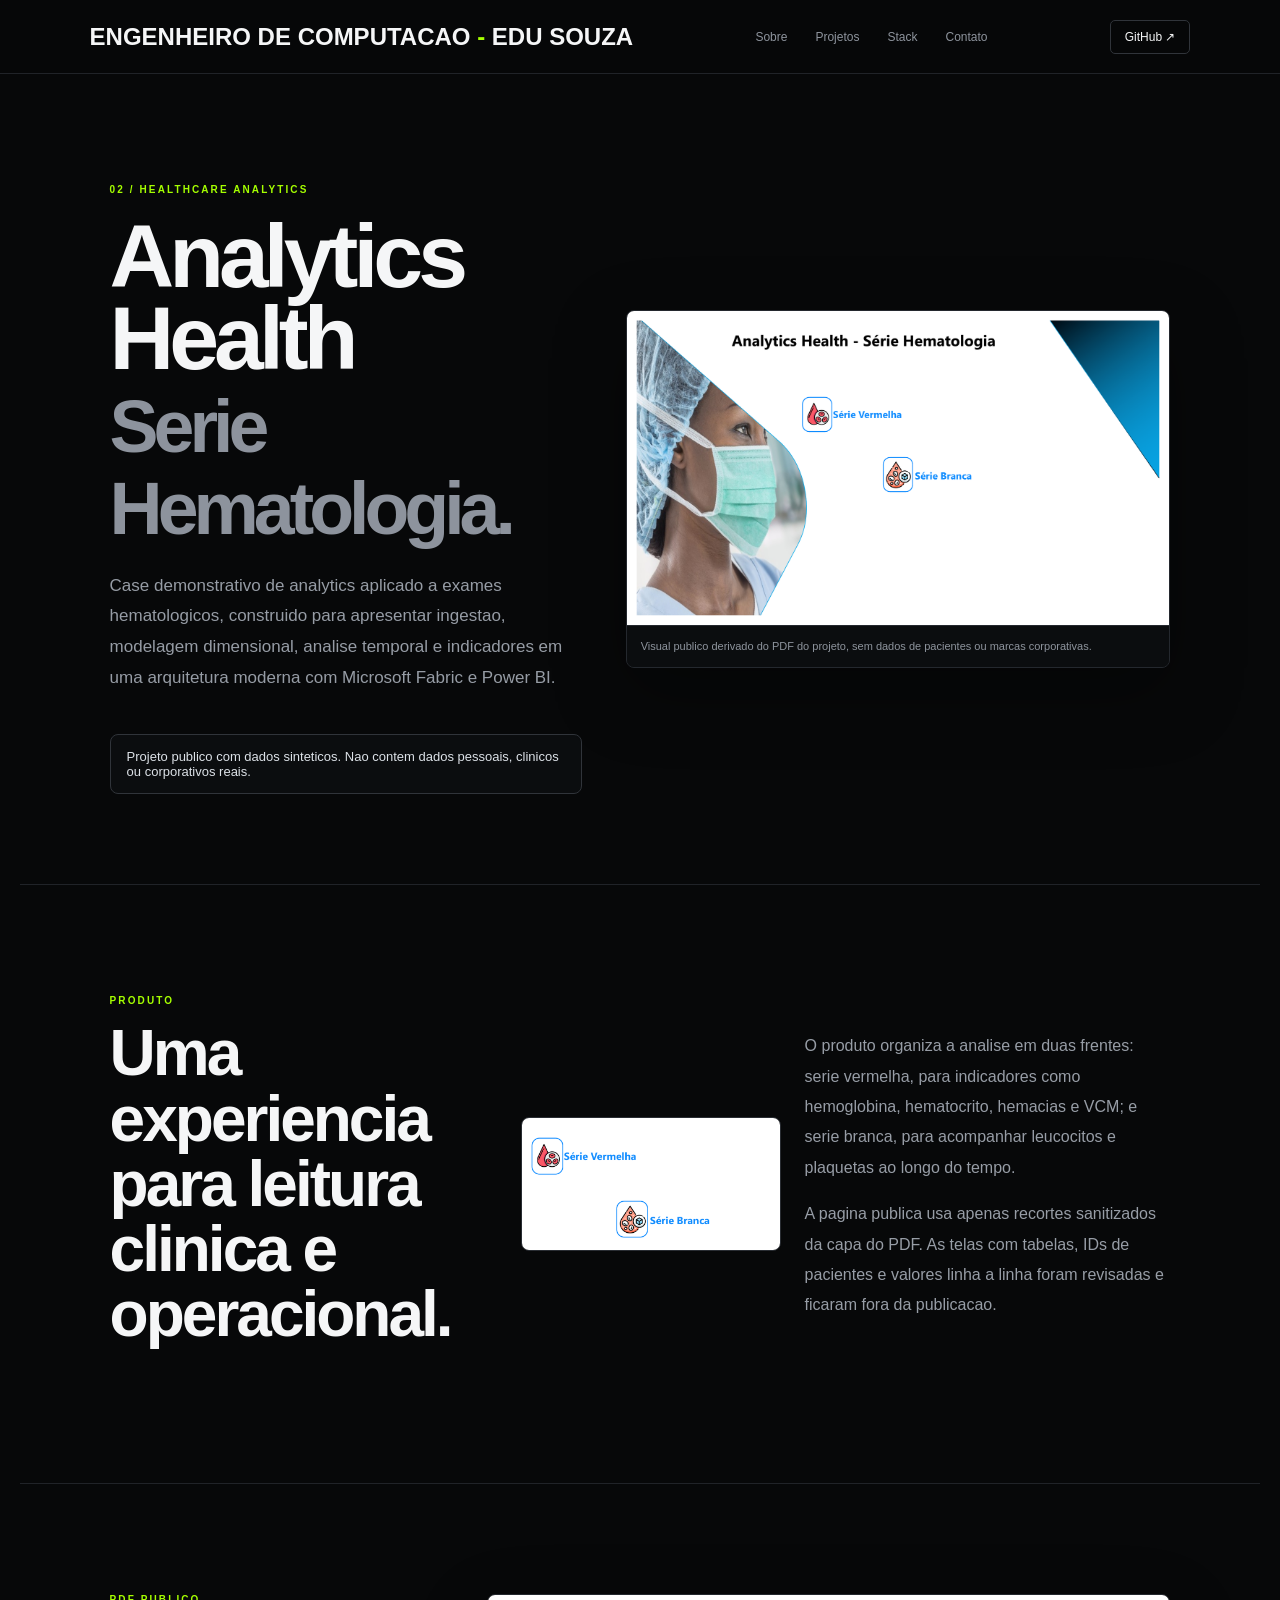
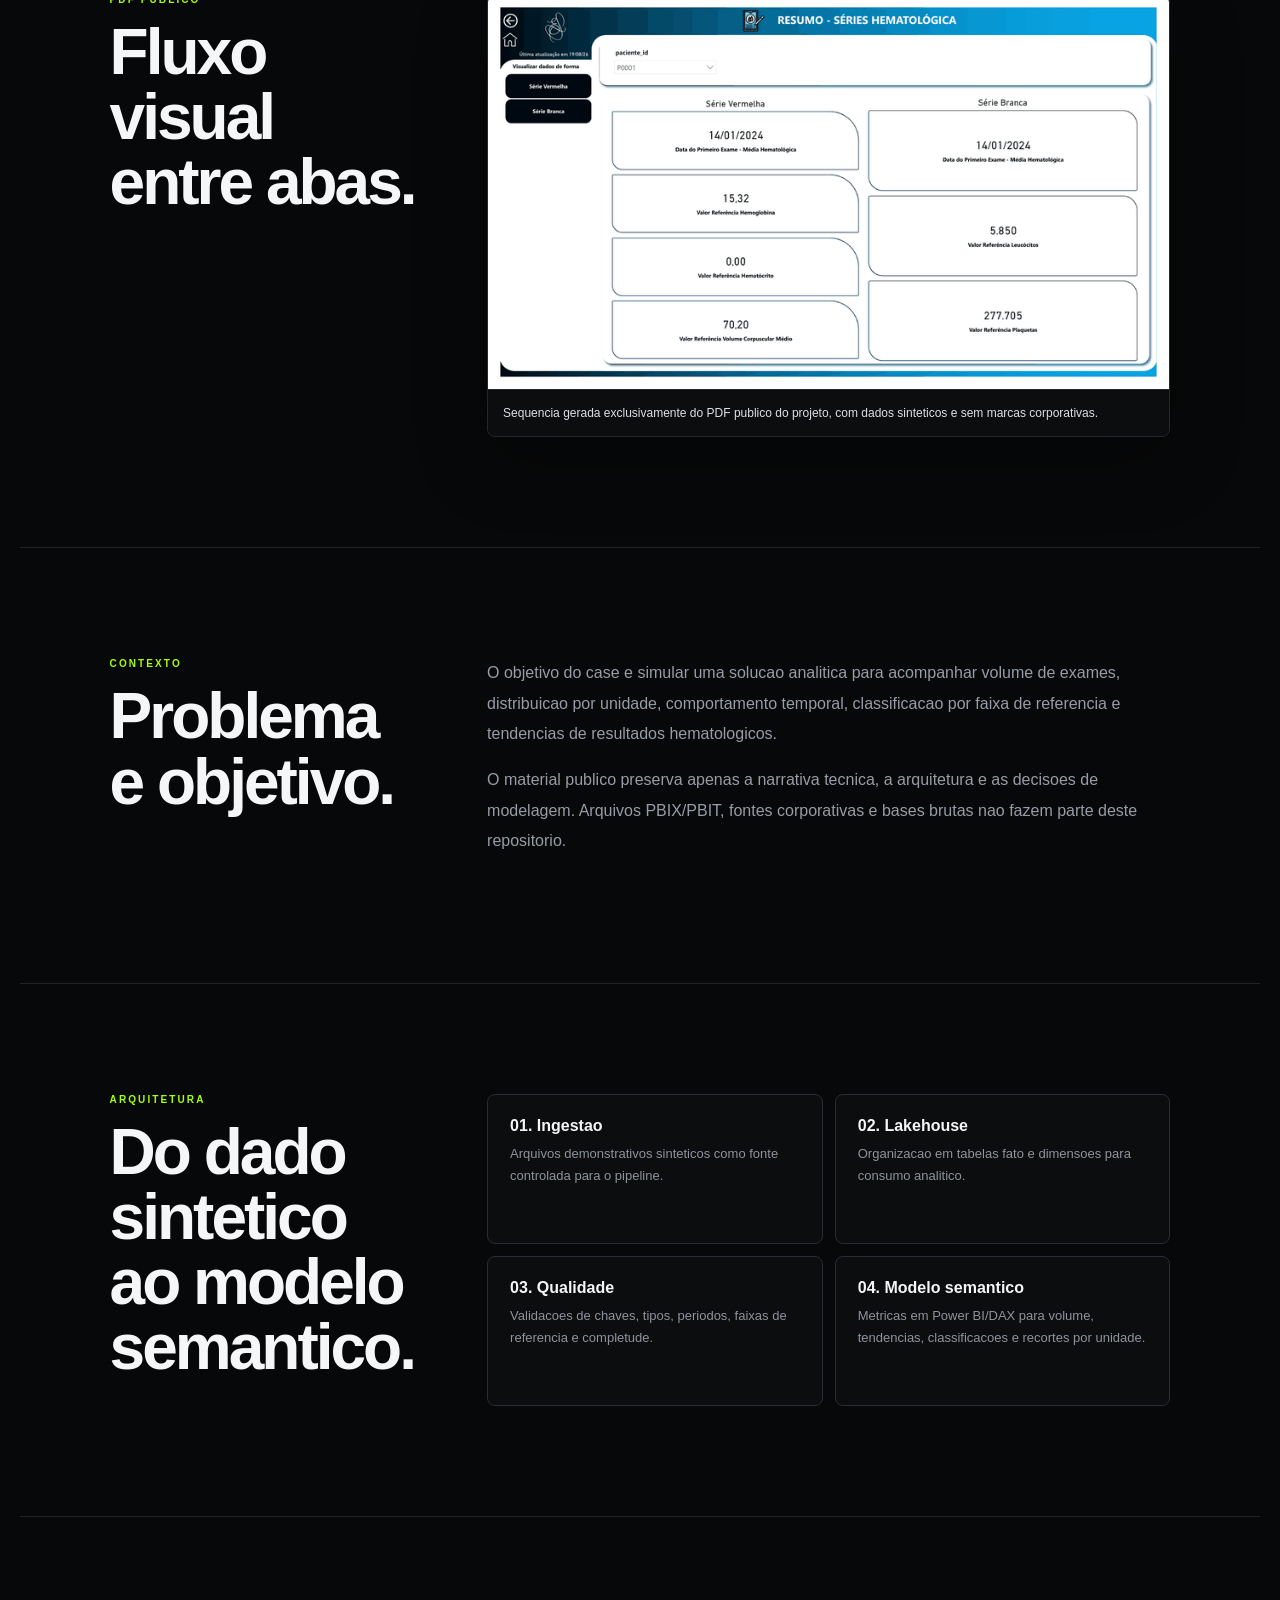
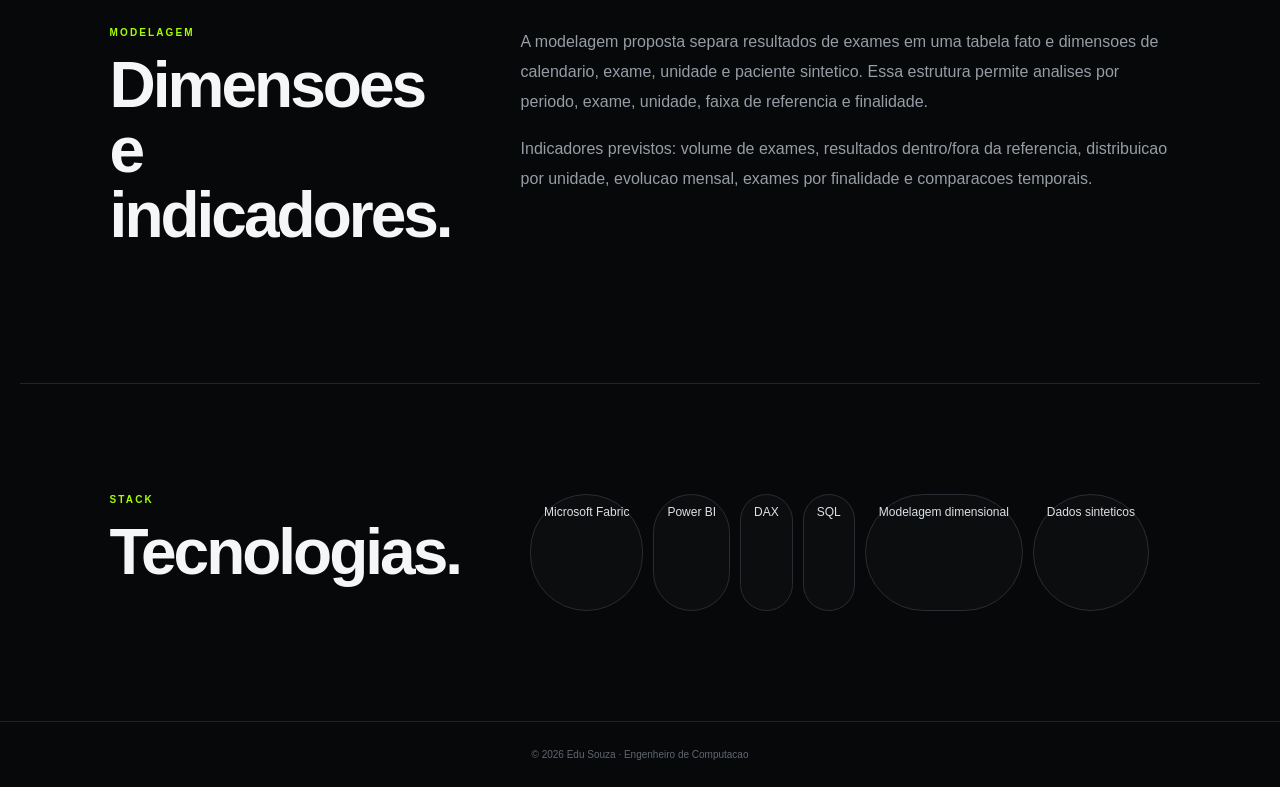
<file: projects/01-analytics-health-serie-hematologia/index.html>
<!doctype html>
<html lang="pt-BR">
<head>
<meta charset="utf-8"><meta name="viewport" content="width=device-width,initial-scale=1">
<meta name="description" content="Analytics Health - Serie Hematologia: case publico com dados sinteticos para demonstrar analytics em saude.">
<title>Analytics Health - Serie Hematologia | Edu Souza</title>
<link rel="stylesheet" href="../../assets/css/style.css">
</head>
<body class="project-page">
<header><a class="logo" href="../../index.html">ENGENHEIRO DE COMPUTACAO <span>-</span> EDU SOUZA</a><nav><a href="../../index.html#sobre">Sobre</a><a href="../../index.html#projetos">Projetos</a><a href="../../index.html#stack">Stack</a><a href="../../index.html#contato">Contato</a></nav><a class="gh" href="https://github.com/edusouzaengcomp/edusouza.engcomp-portfolio/tree/main/projects/02-analytics-health-serie-hematologia" target="_blank" rel="noreferrer">GitHub ↗</a></header>
<main>
<section class="case-hero case-hero-visual"><div class="case-hero-copy"><div class="tag">02 / HEALTHCARE ANALYTICS</div><h1>Analytics<br>Health<br><em>Serie<br>Hematologia.</em></h1><p>Case demonstrativo de analytics aplicado a exames hematologicos, construido para apresentar ingestao, modelagem dimensional, analise temporal e indicadores em uma arquitetura moderna com Microsoft Fabric e Power BI.</p><div class="case-note">Projeto publico com dados sinteticos. Nao contem dados pessoais, clinicos ou corporativos reais.</div></div><figure class="case-preview"><img src="../../assets/img/analytics-health-cover-public.png" alt="Capa sanitizada do produto Analytics Health - Serie Hematologia"><figcaption>Visual publico derivado do PDF do projeto, sem dados de pacientes ou marcas corporativas.</figcaption></figure></section>
<section class="case-grid section"><div><div class="tag">PRODUTO</div><h2>Uma experiencia para leitura clinica e operacional.</h2></div><div class="case-showcase"><img src="../../assets/img/analytics-health-series-public.png" alt="Navegacao visual entre Serie Vermelha e Serie Branca"><div><p>O produto organiza a analise em duas frentes: serie vermelha, para indicadores como hemoglobina, hematocrito, hemacias e VCM; e serie branca, para acompanhar leucocitos e plaquetas ao longo do tempo.</p><p>A pagina publica usa apenas recortes sanitizados da capa do PDF. As telas com tabelas, IDs de pacientes e valores linha a linha foram revisadas e ficaram fora da publicacao.</p></div></div></section>
<section class="case-grid section"><div><div class="tag">PDF PUBLICO</div><h2>Fluxo visual entre abas.</h2></div><figure class="case-demo"><img src="../../assets/img/analytics-health-tabs-demo.gif" alt="GIF gerado do PDF publico alternando entre as abas Resumo, Serie Vermelha e Serie Branca"><figcaption>Sequencia gerada exclusivamente do PDF publico do projeto, com dados sinteticos e sem marcas corporativas.</figcaption></figure></section>
<section class="case-grid section"><div><div class="tag">CONTEXTO</div><h2>Problema e objetivo.</h2></div><div class="case-copy"><p>O objetivo do case e simular uma solucao analitica para acompanhar volume de exames, distribuicao por unidade, comportamento temporal, classificacao por faixa de referencia e tendencias de resultados hematologicos.</p><p>O material publico preserva apenas a narrativa tecnica, a arquitetura e as decisoes de modelagem. Arquivos PBIX/PBIT, fontes corporativas e bases brutas nao fazem parte deste repositorio.</p></div></section>
<section class="case-grid section"><div><div class="tag">ARQUITETURA</div><h2>Do dado sintetico ao modelo semantico.</h2></div><div class="case-list"><div><b>01. Ingestao</b><span>Arquivos demonstrativos sinteticos como fonte controlada para o pipeline.</span></div><div><b>02. Lakehouse</b><span>Organizacao em tabelas fato e dimensoes para consumo analitico.</span></div><div><b>03. Qualidade</b><span>Validacoes de chaves, tipos, periodos, faixas de referencia e completude.</span></div><div><b>04. Modelo semantico</b><span>Metricas em Power BI/DAX para volume, tendencias, classificacoes e recortes por unidade.</span></div></div></section>
<section class="case-grid section"><div><div class="tag">MODELAGEM</div><h2>Dimensoes e indicadores.</h2></div><div class="case-copy"><p>A modelagem proposta separa resultados de exames em uma tabela fato e dimensoes de calendario, exame, unidade e paciente sintetico. Essa estrutura permite analises por periodo, exame, unidade, faixa de referencia e finalidade.</p><p>Indicadores previstos: volume de exames, resultados dentro/fora da referencia, distribuicao por unidade, evolucao mensal, exames por finalidade e comparacoes temporais.</p></div></section>
<section class="case-grid section"><div><div class="tag">STACK</div><h2>Tecnologias.</h2></div><div class="case-tags"><span>Microsoft Fabric</span><span>Power BI</span><span>DAX</span><span>SQL</span><span>Modelagem dimensional</span><span>Dados sinteticos</span></div></section>
</main><footer>© 2026 Edu Souza · Engenheiro de Computacao</footer>
</body></html>
</file>
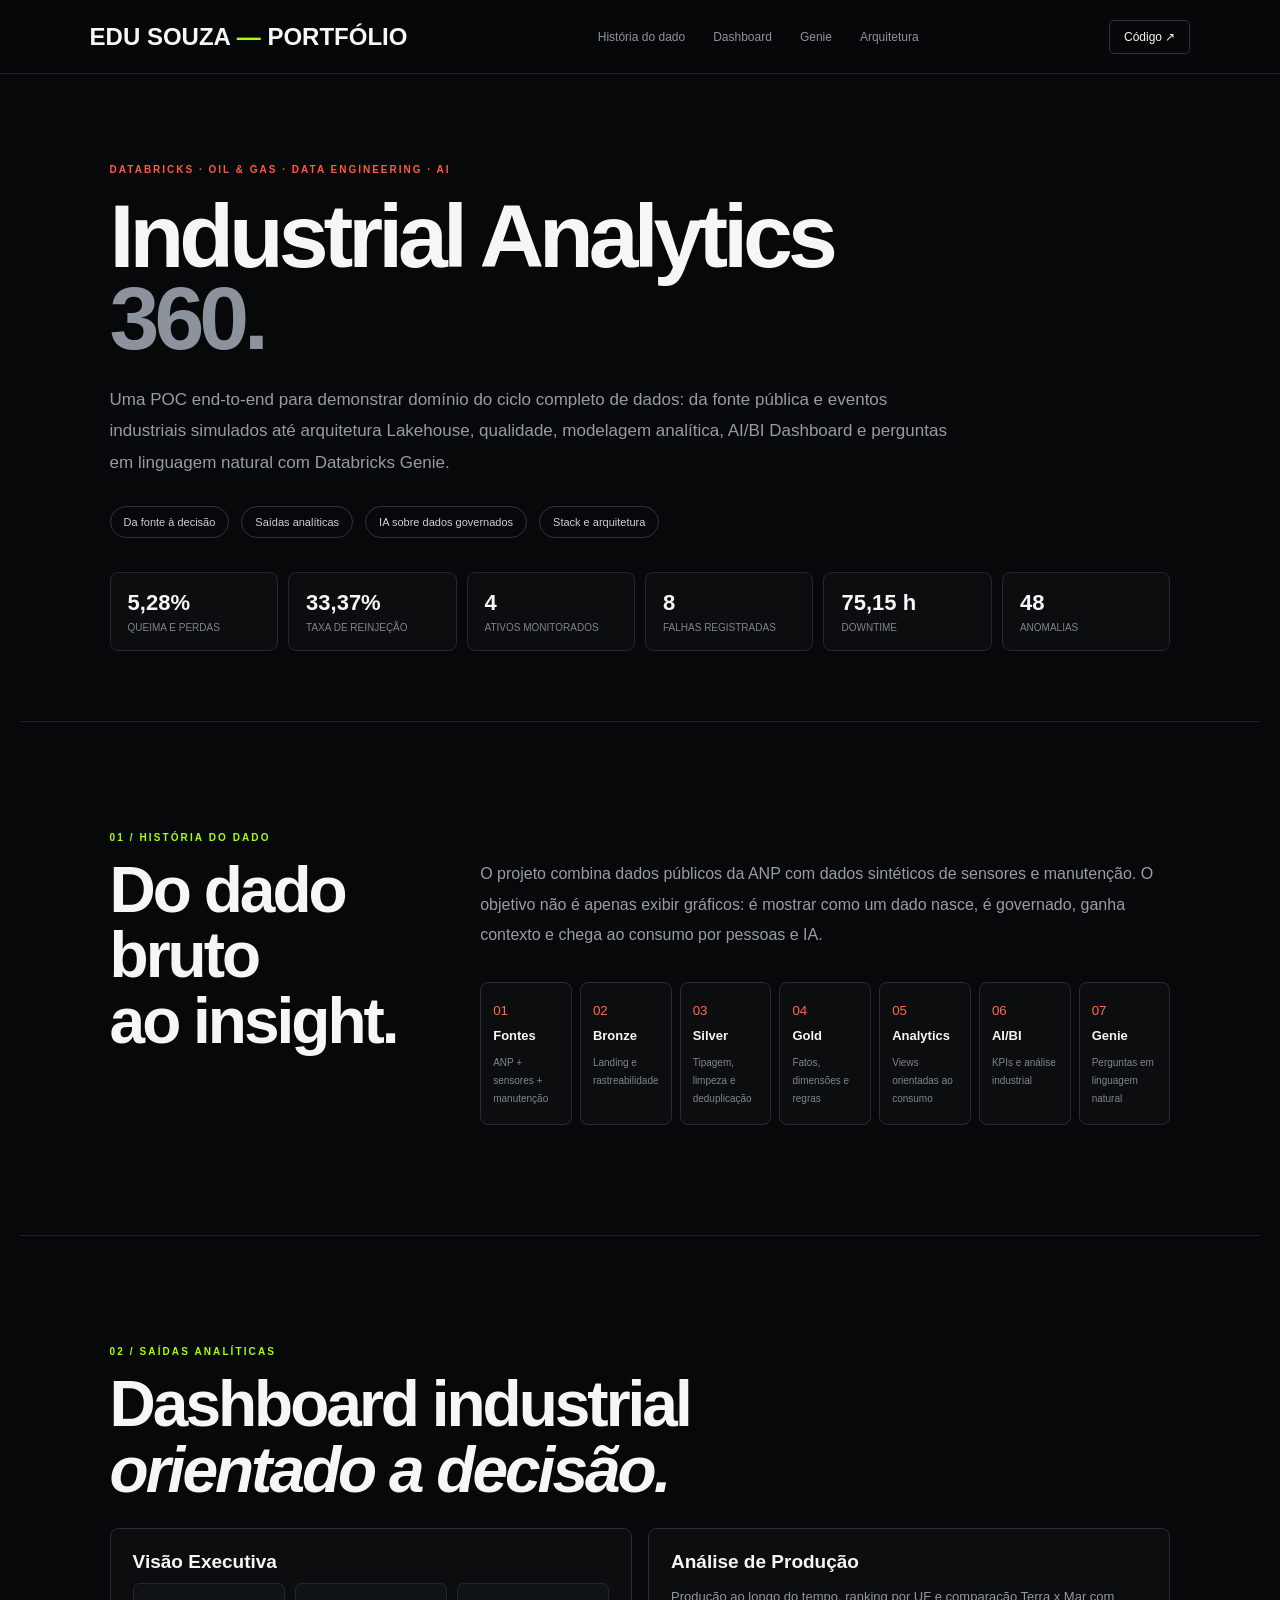
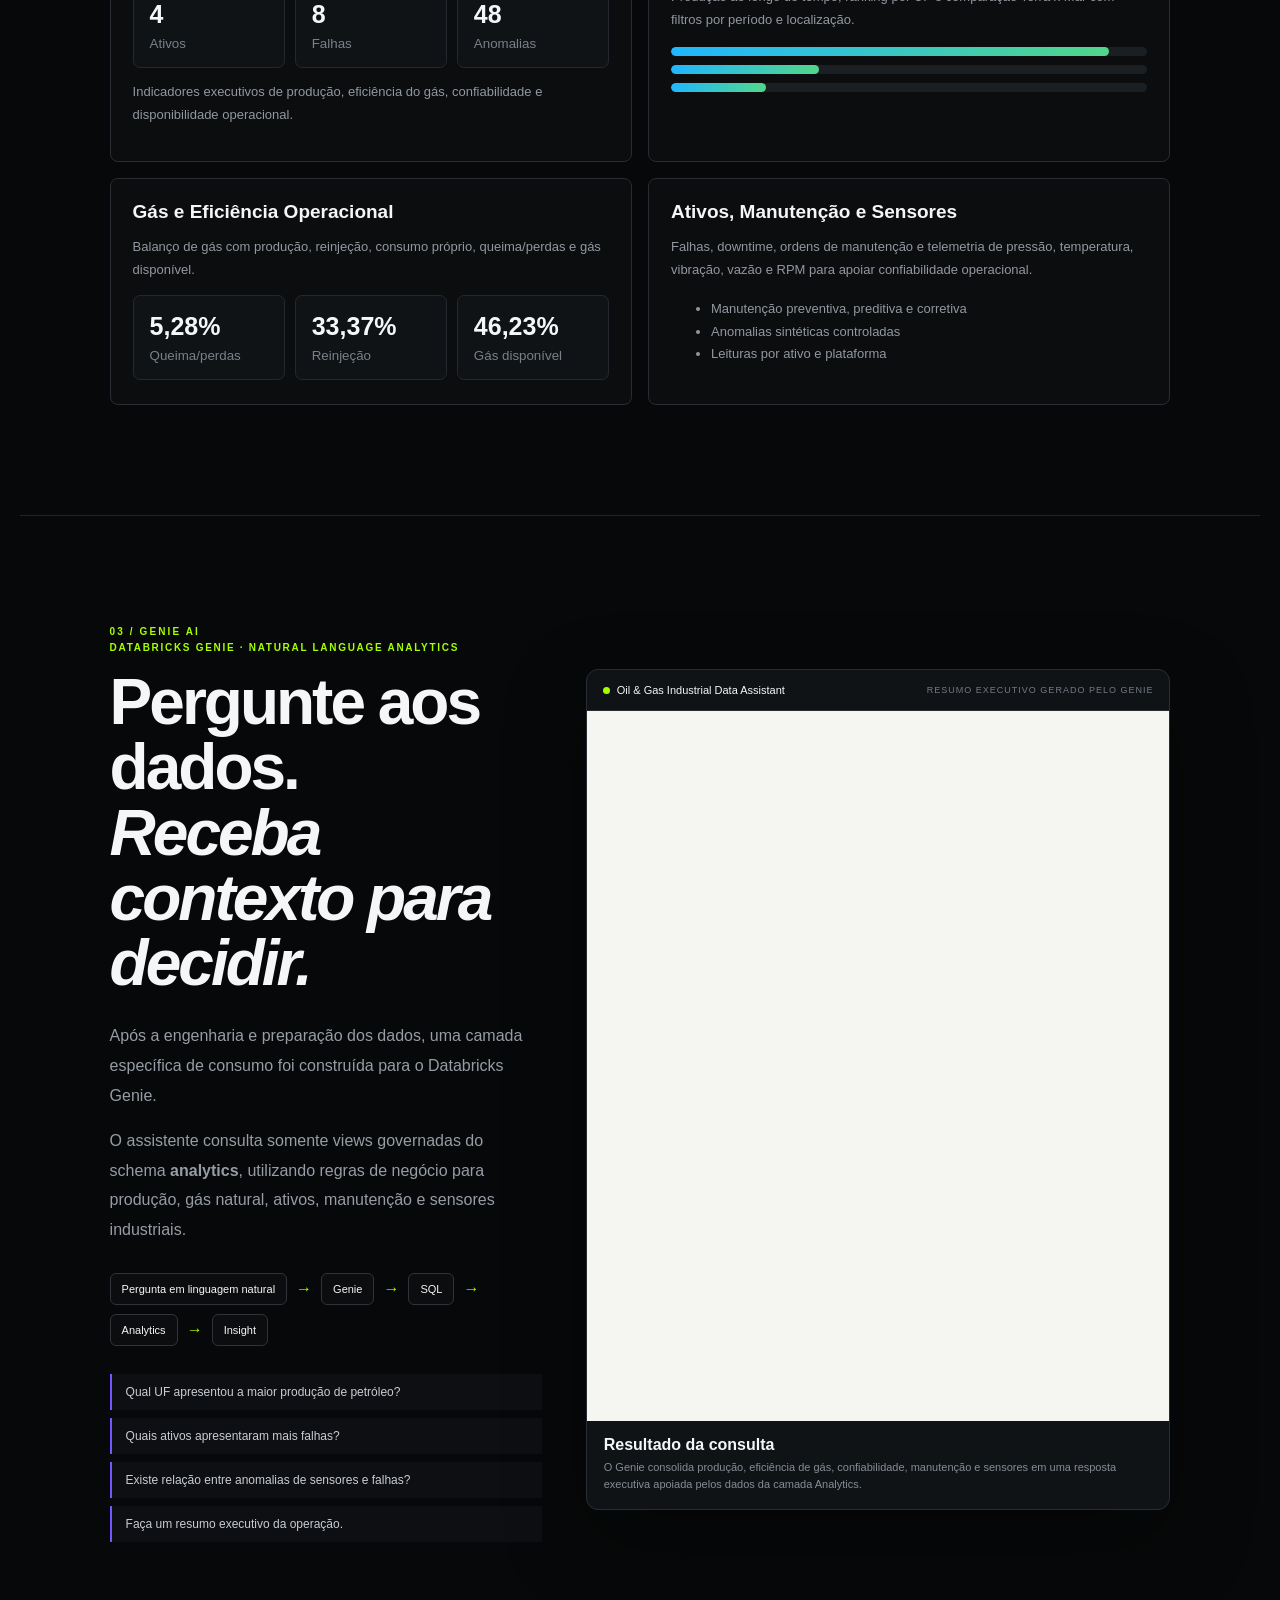
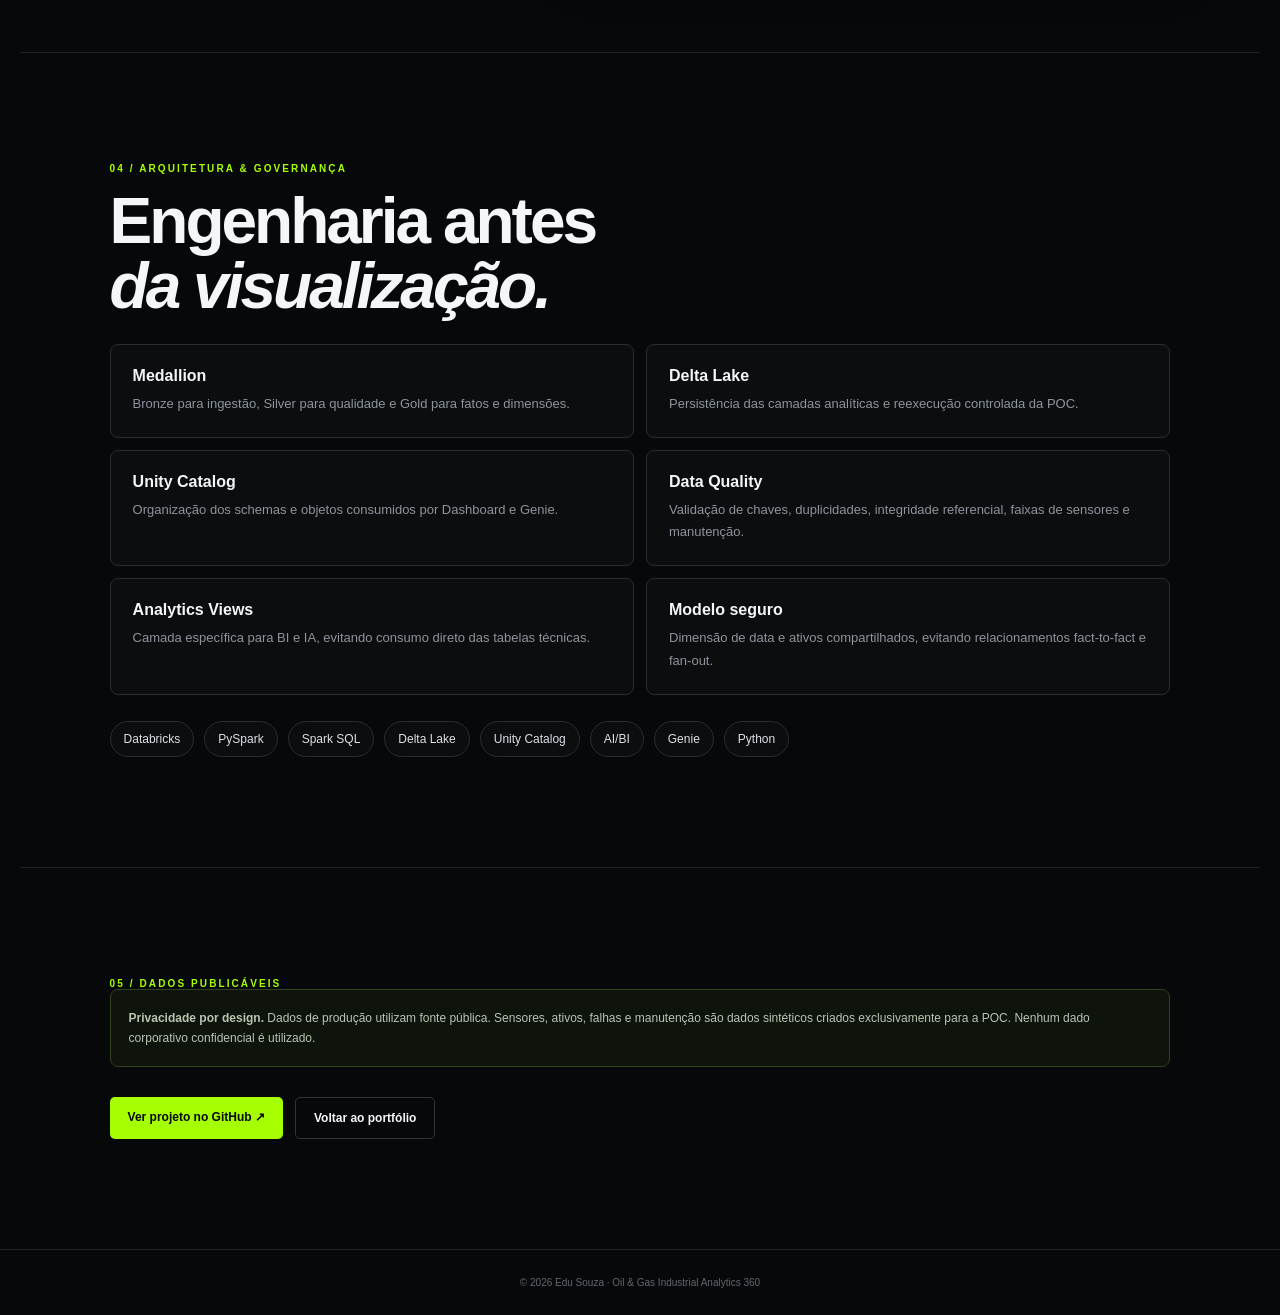
<file: projects/02-databricks-genie-ai/index.html>
<!doctype html>
<html lang="pt-BR">
<head>
<meta charset="utf-8"><meta name="viewport" content="width=device-width,initial-scale=1">
<meta name="description" content="Oil & Gas Industrial Analytics 360 — Databricks, Delta, AI/BI e Genie">
<title>Oil & Gas Industrial Analytics 360 | Edu Souza</title>
<link rel="stylesheet" href="../../assets/css/style.css">
<style>
.project-nav{display:flex;gap:12px;flex-wrap:wrap;margin:28px 0}.project-nav a{border:1px solid #30343a;border-radius:999px;padding:9px 13px;color:#cbd1d8;font-size:11px}
.hero-kicker{color:#ff5b3d;font-size:10px;font-weight:900;letter-spacing:2px}.oil-hero{max-width:1240px;margin:auto;padding:90px 7% 70px}.oil-hero h1{font-size:clamp(48px,7vw,92px);line-height:.92;letter-spacing:-5px;margin:20px 0 24px}.oil-hero h1 em{font-style:normal;color:#8d939d}.oil-hero p{max-width:840px;color:#969ca5;line-height:1.85;font-size:17px}.metrics{display:grid;grid-template-columns:repeat(6,1fr);gap:10px;margin-top:34px}.metric{background:#0b0d0f;border:1px solid #24282e;border-radius:8px;padding:17px}.metric b{display:block;font-size:22px}.metric span{display:block;color:#7e848d;font-size:10px;margin-top:6px}.story{display:grid;grid-template-columns:.45fr 1fr;gap:60px}.timeline{display:grid;grid-template-columns:repeat(7,1fr);gap:8px;margin-top:32px}.step{border:1px solid #292d33;background:#0b0d0f;border-radius:8px;padding:18px 12px;min-height:110px}.step small{color:#ff6d4a}.step b{display:block;margin:9px 0;font-size:13px}.step span{color:#7f8690;font-size:10px;line-height:1.5}.output-grid{display:grid;grid-template-columns:1fr 1fr;gap:16px}.panel{border:1px solid #292d33;border-radius:8px;background:#0b0d0f;padding:22px}.panel h3{margin:0 0 10px;font-size:19px}.panel p,.panel li{color:#9298a1;line-height:1.75;font-size:13px}.kpis{display:grid;grid-template-columns:repeat(3,1fr);gap:10px}.mini{border:1px solid #24282e;border-radius:7px;padding:16px;background:#101316}.mini strong{font-size:25px}.mini small{display:block;color:#79808a;margin-top:7px}.bars{display:grid;gap:9px;margin-top:16px}.bar{height:9px;background:#1a1f24;border-radius:999px;overflow:hidden}.bar i{display:block;height:100%;background:linear-gradient(90deg,#20b7ff,#51d68a);border-radius:999px}.genie-box{border:1px solid #3a2b58;background:linear-gradient(135deg,#14101e,#0b0d0f);border-radius:12px;padding:24px}.q{padding:11px 13px;border:1px solid #2b3037;border-radius:8px;margin:10px 0;color:#dfe3e7;font-size:12px}.answer{padding:15px;border-left:3px solid #a5ff00;background:#101316;color:#aeb5be;font-size:13px;line-height:1.7}.privacy{border:1px solid #30421d;background:#0e130b;border-radius:8px;padding:18px;color:#bac5b1;font-size:12px;line-height:1.7}
@media(max-width:1000px){.metrics{grid-template-columns:repeat(3,1fr)}.timeline{grid-template-columns:repeat(2,1fr)}.story{grid-template-columns:1fr}.output-grid{grid-template-columns:1fr}}
@media(max-width:600px){.metrics,.kpis{grid-template-columns:1fr 1fr}.oil-hero h1{letter-spacing:-3px}.timeline{grid-template-columns:1fr}}

.genie-showcase{display:grid;grid-template-columns:.85fr 1.15fr;gap:44px;align-items:center}
.genie-label{color:#a5ff00;font-size:10px;font-weight:800;letter-spacing:1.7px}
.genie-copy p{color:#979da6;line-height:1.85;max-width:620px}
.genie-flow{display:flex;gap:9px;flex-wrap:wrap;align-items:center;margin:28px 0}
.genie-flow span{border:1px solid #30343a;background:#0b0d0f;border-radius:6px;padding:9px 11px;font-size:11px}
.genie-flow b{color:#a5ff00}
.genie-questions{display:grid;gap:8px}
.genie-questions div{border-left:2px solid #7657ff;background:#0d0f12;padding:11px 14px;color:#c8cdd3;font-size:12px}
.genie-result{border:1px solid #292d33;border-radius:12px;overflow:hidden;background:#101316;box-shadow:0 30px 80px rgba(0,0,0,.35)}
.genie-window-header{display:flex;justify-content:space-between;align-items:center;padding:14px 16px;border-bottom:1px solid #292d33;font-size:11px;gap:16px}
.genie-window-header small{color:#747a84;font-size:9px;letter-spacing:1px;text-align:right}
.status-dot{display:inline-block;width:7px;height:7px;margin-right:7px;border-radius:50%;background:#a5ff00}
.genie-result img{display:block;width:100%;height:auto;background:#fff;image-rendering:auto}
.genie-caption{padding:15px 17px}
.genie-caption strong,.genie-caption span{display:block}
.genie-caption span{margin-top:5px;color:#858c95;line-height:1.6;font-size:11px}
@media(max-width:900px){.genie-showcase{grid-template-columns:1fr}}


.report-stage{position:relative;min-height:710px;background:#f5f5f2;color:#151515;overflow:hidden}
.report-page{position:absolute;inset:0;padding:42px 44px;opacity:0;animation:reportCycle 20s infinite;background:linear-gradient(180deg,#fff,#f4f4f1)}
.report-page small{color:#6d7279;letter-spacing:1.2px;font-size:10px}.report-page h3{font-size:28px;margin:16px 0 26px;color:#111}.report-page h4{font-size:18px;margin:22px 0 10px}.report-page p,.report-page li{font-size:14px;line-height:1.7;color:#333}.report-page li{margin:6px 0}
.report-kpis{display:grid;grid-template-columns:1fr 1fr;gap:12px;margin-top:28px}.report-kpis b{padding:18px;background:#111;color:#fff;border-radius:8px;font-size:24px}.report-kpis span{display:block;color:#a9afb7;font-size:10px;margin-top:5px}
.report-note{margin-top:28px;padding:14px;border-left:3px solid #7657ff;background:#ececf2;font-size:12px;line-height:1.6}
.rp1{animation-delay:0s}.rp2{animation-delay:4s}.rp3{animation-delay:8s}.rp4{animation-delay:12s}.rp5{animation-delay:16s}
@keyframes reportCycle{0%{opacity:0;transform:translateX(18px)}4%{opacity:1;transform:none}17%{opacity:1;transform:none}20%,100%{opacity:0;transform:translateX(-18px)}}
@media(max-width:900px){.report-stage{min-height:620px}.report-page{padding:28px}.report-page h3{font-size:22px}}

</style>
</head>
<body>
<header><a class="logo" href="../../">EDU SOUZA <span>—</span> PORTFÓLIO</a><nav><a href="#historia">História do dado</a><a href="#dashboard">Dashboard</a><a href="#genie">Genie</a><a href="#arquitetura">Arquitetura</a></nav><a class="gh" href="https://github.com/edusouzaengcomp/edusouza.engcomp-portfolio/tree/main/projects/02-databricks-genie-ai" target="_blank" rel="noreferrer">Código ↗</a></header>

<main>
<section class="oil-hero">
<div class="hero-kicker">DATABRICKS · OIL & GAS · DATA ENGINEERING · AI</div>
<h1>Industrial Analytics<br><em>360.</em></h1>
<p>Uma POC end-to-end para demonstrar domínio do ciclo completo de dados: da fonte pública e eventos industriais simulados até arquitetura Lakehouse, qualidade, modelagem analítica, AI/BI Dashboard e perguntas em linguagem natural com Databricks Genie.</p>
<div class="project-nav"><a href="#historia">Da fonte à decisão</a><a href="#dashboard">Saídas analíticas</a><a href="#genie">IA sobre dados governados</a><a href="#arquitetura">Stack e arquitetura</a></div>
<div class="metrics">
<div class="metric"><b>5,28%</b><span>QUEIMA E PERDAS</span></div>
<div class="metric"><b>33,37%</b><span>TAXA DE REINJEÇÃO</span></div>
<div class="metric"><b>4</b><span>ATIVOS MONITORADOS</span></div>
<div class="metric"><b>8</b><span>FALHAS REGISTRADAS</span></div>
<div class="metric"><b>75,15 h</b><span>DOWNTIME</span></div>
<div class="metric"><b>48</b><span>ANOMALIAS</span></div>
</div>
</section>

<section id="historia" class="section">
<div class="tag">01 / HISTÓRIA DO DADO</div>
<div class="story"><div><h2>Do dado bruto<br>ao insight.</h2></div><div><p style="color:#979da6;line-height:1.9">O projeto combina dados públicos da ANP com dados sintéticos de sensores e manutenção. O objetivo não é apenas exibir gráficos: é mostrar como um dado nasce, é governado, ganha contexto e chega ao consumo por pessoas e IA.</p>
<div class="timeline">
<div class="step"><small>01</small><b>Fontes</b><span>ANP + sensores + manutenção</span></div>
<div class="step"><small>02</small><b>Bronze</b><span>Landing e rastreabilidade</span></div>
<div class="step"><small>03</small><b>Silver</b><span>Tipagem, limpeza e deduplicação</span></div>
<div class="step"><small>04</small><b>Gold</b><span>Fatos, dimensões e regras</span></div>
<div class="step"><small>05</small><b>Analytics</b><span>Views orientadas ao consumo</span></div>
<div class="step"><small>06</small><b>AI/BI</b><span>KPIs e análise industrial</span></div>
<div class="step"><small>07</small><b>Genie</b><span>Perguntas em linguagem natural</span></div>
</div></div></div>
</section>

<section id="dashboard" class="section">
<div class="tag">02 / SAÍDAS ANALÍTICAS</div>
<h2>Dashboard industrial<br><em>orientado a decisão.</em></h2>
<div class="output-grid">
<div class="panel"><h3>Visão Executiva</h3><div class="kpis"><div class="mini"><strong>4</strong><small>Ativos</small></div><div class="mini"><strong>8</strong><small>Falhas</small></div><div class="mini"><strong>48</strong><small>Anomalias</small></div></div><p>Indicadores executivos de produção, eficiência do gás, confiabilidade e disponibilidade operacional.</p></div>
<div class="panel"><h3>Análise de Produção</h3><p>Produção ao longo do tempo, ranking por UF e comparação Terra x Mar com filtros por período e localização.</p><div class="bars"><div class="bar"><i style="width:92%"></i></div><div class="bar"><i style="width:31%"></i></div><div class="bar"><i style="width:20%"></i></div></div></div>
<div class="panel"><h3>Gás e Eficiência Operacional</h3><p>Balanço de gás com produção, reinjeção, consumo próprio, queima/perdas e gás disponível.</p><div class="kpis"><div class="mini"><strong>5,28%</strong><small>Queima/perdas</small></div><div class="mini"><strong>33,37%</strong><small>Reinjeção</small></div><div class="mini"><strong>46,23%</strong><small>Gás disponível</small></div></div></div>
<div class="panel"><h3>Ativos, Manutenção e Sensores</h3><p>Falhas, downtime, ordens de manutenção e telemetria de pressão, temperatura, vibração, vazão e RPM para apoiar confiabilidade operacional.</p><ul><li>Manutenção preventiva, preditiva e corretiva</li><li>Anomalias sintéticas controladas</li><li>Leituras por ativo e plataforma</li></ul></div>
</div>
</section>

<section id="genie" class="section">
<div class="tag">03 / GENIE AI</div>
<div class="genie-showcase">
  <div class="genie-copy">
    <span class="genie-label">DATABRICKS GENIE · NATURAL LANGUAGE ANALYTICS</span>
    <h2>Pergunte aos dados.<br><em>Receba contexto para decidir.</em></h2>
    <p>Após a engenharia e preparação dos dados, uma camada específica de consumo foi construída para o Databricks Genie.</p>
    <p>O assistente consulta somente views governadas do schema <strong>analytics</strong>, utilizando regras de negócio para produção, gás natural, ativos, manutenção e sensores industriais.</p>
    <div class="genie-flow">
      <span>Pergunta em linguagem natural</span><b>→</b><span>Genie</span><b>→</b><span>SQL</span><b>→</b><span>Analytics</span><b>→</b><span>Insight</span>
    </div>
    <div class="genie-questions">
      <div>Qual UF apresentou a maior produção de petróleo?</div>
      <div>Quais ativos apresentaram mais falhas?</div>
      <div>Existe relação entre anomalias de sensores e falhas?</div>
      <div>Faça um resumo executivo da operação.</div>
    </div>
  </div>
  <div class="genie-result">
    <div class="genie-window-header">
      <div><span class="status-dot"></span>Oil &amp; Gas Industrial Data Assistant</div>
      <small>RESUMO EXECUTIVO GERADO PELO GENIE</small>
    </div>
    <div class="report-stage" aria-label="Resumo executivo gerado pelo Genie">
  <article class="report-page rp1">
    <small>PÁGINA 1 / 5</small>
    <h3>Resumo Executivo — Operação Oil &amp; Gas</h3>
    <h4>Produção de Petróleo</h4>
    <p><strong>Rio de Janeiro</strong> lidera com 2,93 bilhões de m³, aproximadamente 80% da produção total.</p>
    <ol><li>Rio de Janeiro — 2,93 bi m³</li><li>Espírito Santo — 299,2 mi m³</li><li>São Paulo — 196,8 mi m³</li><li>Rio Grande do Norte — 101,6 mi m³</li><li>Bahia — 64,3 mi m³</li></ol>
  </article>
  <article class="report-page rp2">
    <small>PÁGINA 2 / 5</small>
    <h3>Produção e Eficiência de Gás Natural</h3>
    <p>Últimos 12 meses: <strong>72,74 milhões de mil m³</strong>, com tendência de crescimento.</p>
    <div class="report-kpis"><b>55,6%<span>Reinjeção</span></b><b>32,7%<span>Gás disponível</span></b><b>9,3%<span>Consumo próprio</span></b><b>2,7%<span>Queima/perdas</span></b></div>
  </article>
  <article class="report-page rp3">
    <small>PÁGINA 3 / 5</small>
    <h3>Ativos Industriais — Risco Operacional</h3>
    <p>Os 4 ativos monitorados apresentaram 2 falhas cada no período analisado.</p>
    <ul><li>COMPRESSOR-02 — destaque de downtime</li><li>PUMP-02 — 16,1 h</li><li>PUMP-01 — 13,3 h</li><li>COMPRESSOR-01 — 12,5 h</li></ul>
    <p><strong>48 anomalias</strong> sintéticas foram usadas para avaliar relação com falhas.</p>
  </article>
  <article class="report-page rp4">
    <small>PÁGINA 4 / 5</small>
    <h3>Principais Recomendações</h3>
    <ul><li>Investigar ativos com maior downtime.</li><li>Revisar o protocolo de resposta a anomalias.</li><li>Usar anomalias como gatilho para manutenção preditiva.</li><li>Avaliar oportunidades de otimização da reinjeção.</li><li>Manter queima/perdas abaixo de 3%.</li></ul>
  </article>
  <article class="report-page rp5">
    <small>PÁGINA 5 / 5</small>
    <h3>Conclusão Executiva</h3>
    <p>Destaques da análise:</p>
    <ul><li>Baixa taxa de queima/perdas.</li><li>Produção de gás em crescimento.</li><li>Monitoramento de anomalias preparado para análise.</li></ul>
    <div class="report-note">Sensores e manutenção usam dados sintéticos da POC. Produção de petróleo e gás utiliza dados históricos públicos.</div>
  </article>
</div>
    <div class="genie-caption">
      <strong>Resultado da consulta</strong>
      <span>O Genie consolida produção, eficiência de gás, confiabilidade, manutenção e sensores em uma resposta executiva apoiada pelos dados da camada Analytics.</span>
    </div>
  </div>
</div>
</section>

<section id="arquitetura" class="section">
<div class="tag">04 / ARQUITETURA & GOVERNANÇA</div>
<h2>Engenharia antes<br><em>da visualização.</em></h2>
<div class="case-list">
<div><b>Medallion</b><span>Bronze para ingestão, Silver para qualidade e Gold para fatos e dimensões.</span></div>
<div><b>Delta Lake</b><span>Persistência das camadas analíticas e reexecução controlada da POC.</span></div>
<div><b>Unity Catalog</b><span>Organização dos schemas e objetos consumidos por Dashboard e Genie.</span></div>
<div><b>Data Quality</b><span>Validação de chaves, duplicidades, integridade referencial, faixas de sensores e manutenção.</span></div>
<div><b>Analytics Views</b><span>Camada específica para BI e IA, evitando consumo direto das tabelas técnicas.</span></div>
<div><b>Modelo seguro</b><span>Dimensão de data e ativos compartilhados, evitando relacionamentos fact-to-fact e fan-out.</span></div>
</div>
<div class="case-tags" style="margin-top:26px"><span>Databricks</span><span>PySpark</span><span>Spark SQL</span><span>Delta Lake</span><span>Unity Catalog</span><span>AI/BI</span><span>Genie</span><span>Python</span></div>
</section>

<section class="section">
<div class="tag">05 / DADOS PUBLICÁVEIS</div>
<div class="privacy"><b>Privacidade por design.</b> Dados de produção utilizam fonte pública. Sensores, ativos, falhas e manutenção são dados sintéticos criados exclusivamente para a POC. Nenhum dado corporativo confidencial é utilizado.</div>
<div class="actions"><a class="primary" href="https://github.com/edusouzaengcomp/edusouza.engcomp-portfolio/tree/main/projects/02-databricks-genie-ai" target="_blank">Ver projeto no GitHub ↗</a><a class="secondary" href="../../">Voltar ao portfólio</a></div>
</section>
</main>
<footer>© 2026 Edu Souza · Oil & Gas Industrial Analytics 360</footer>
</body></html>
</file>
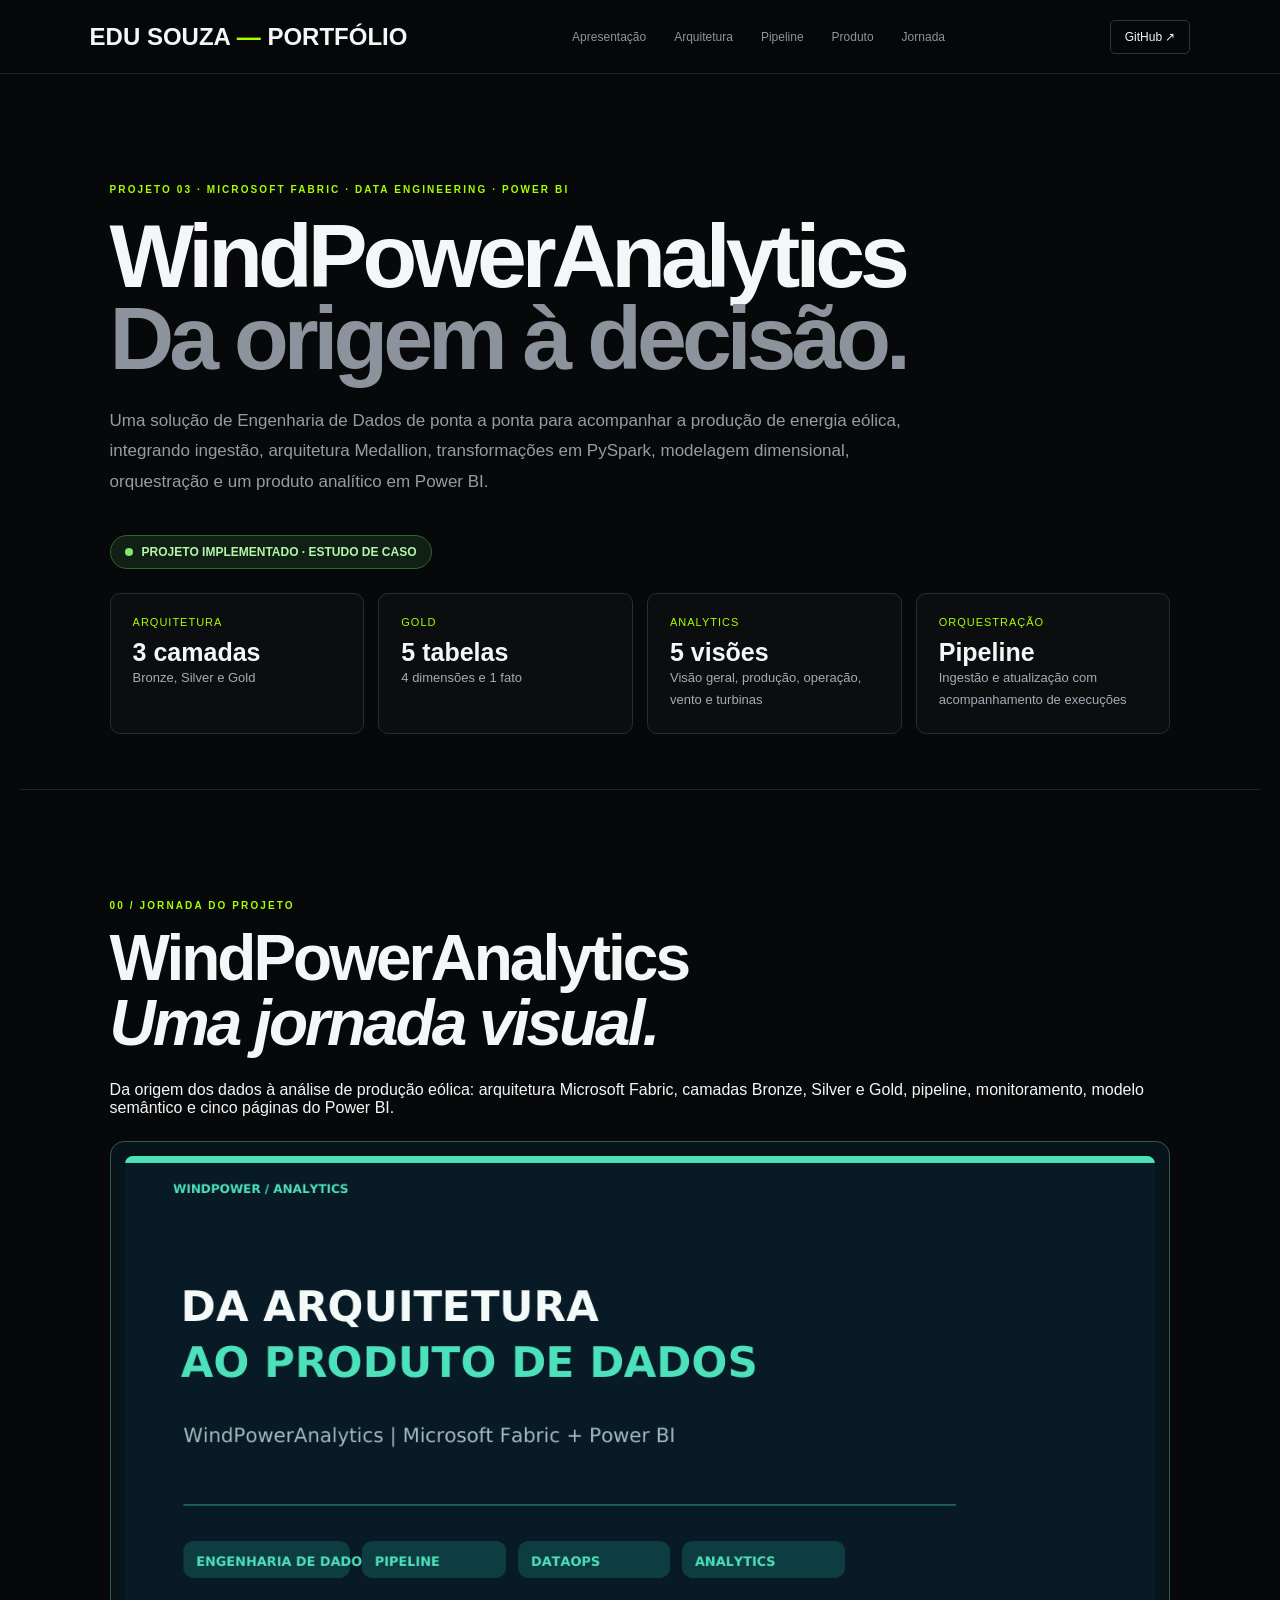
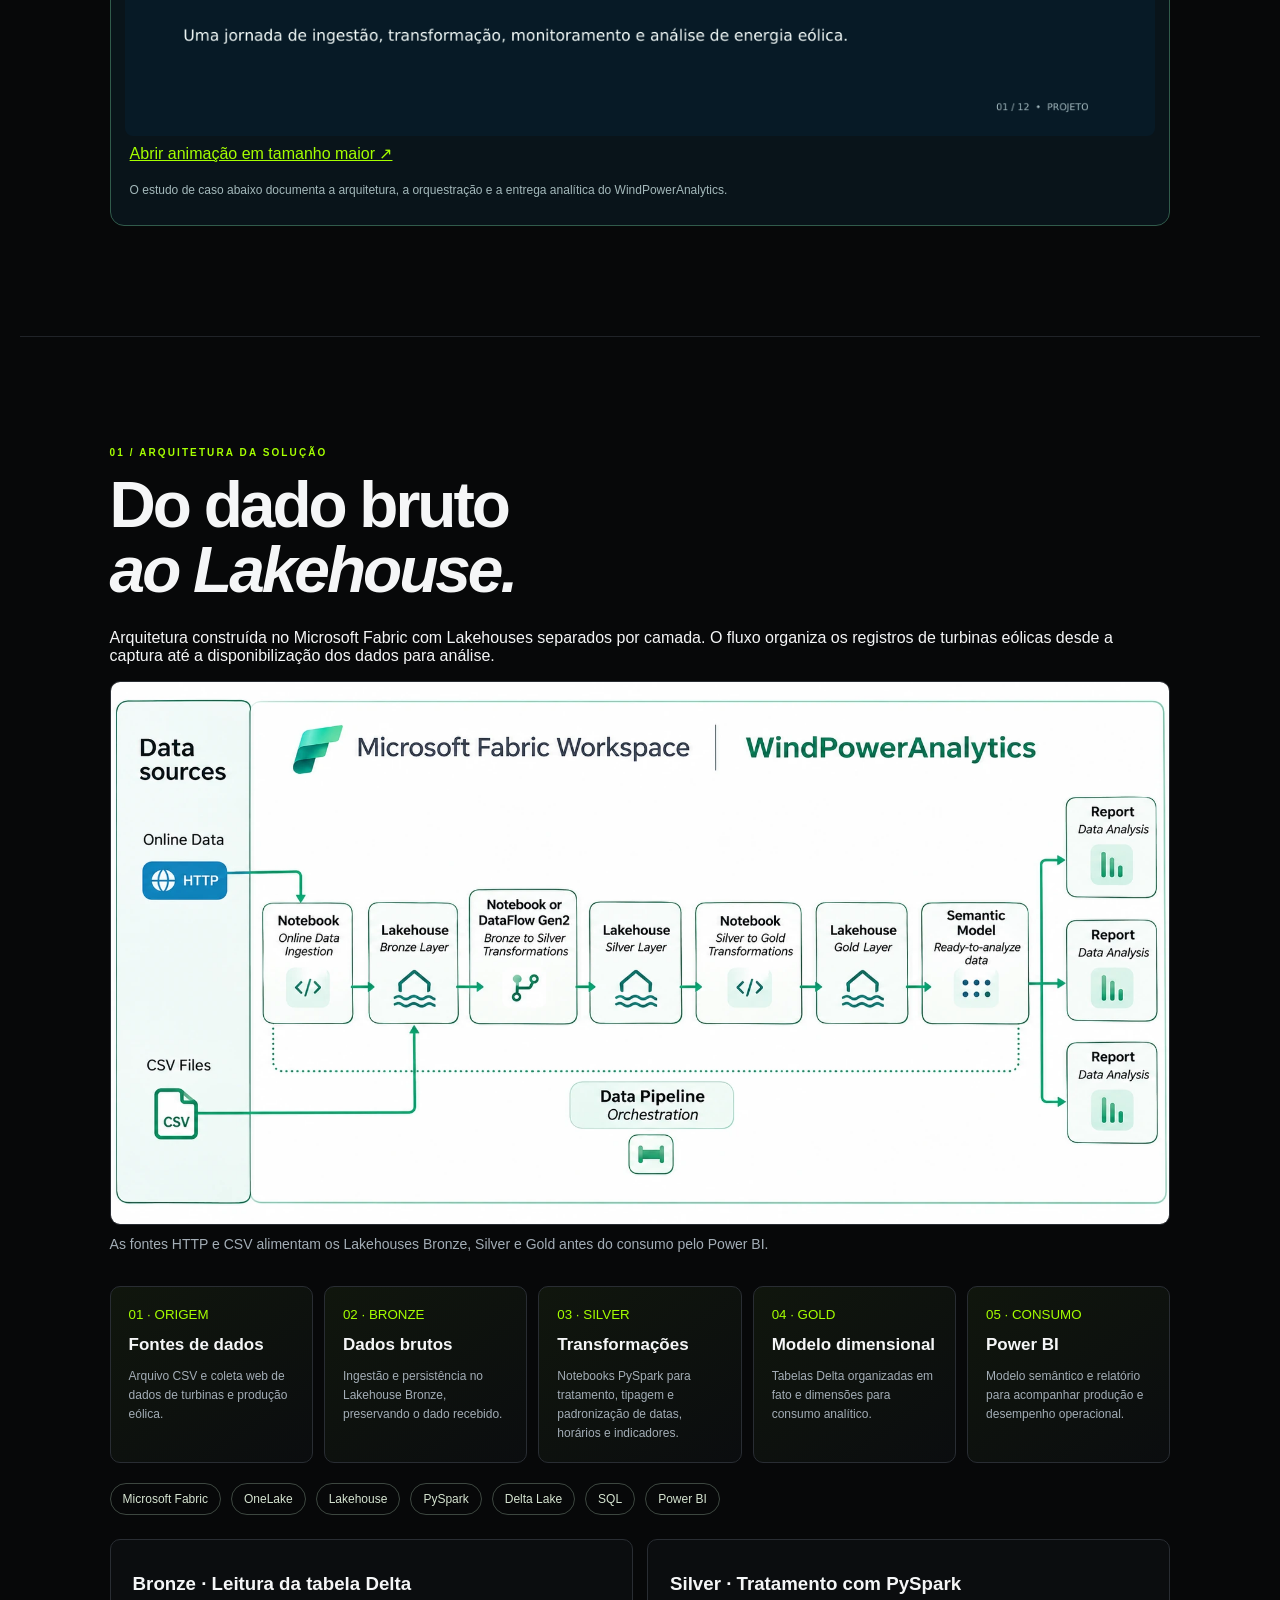
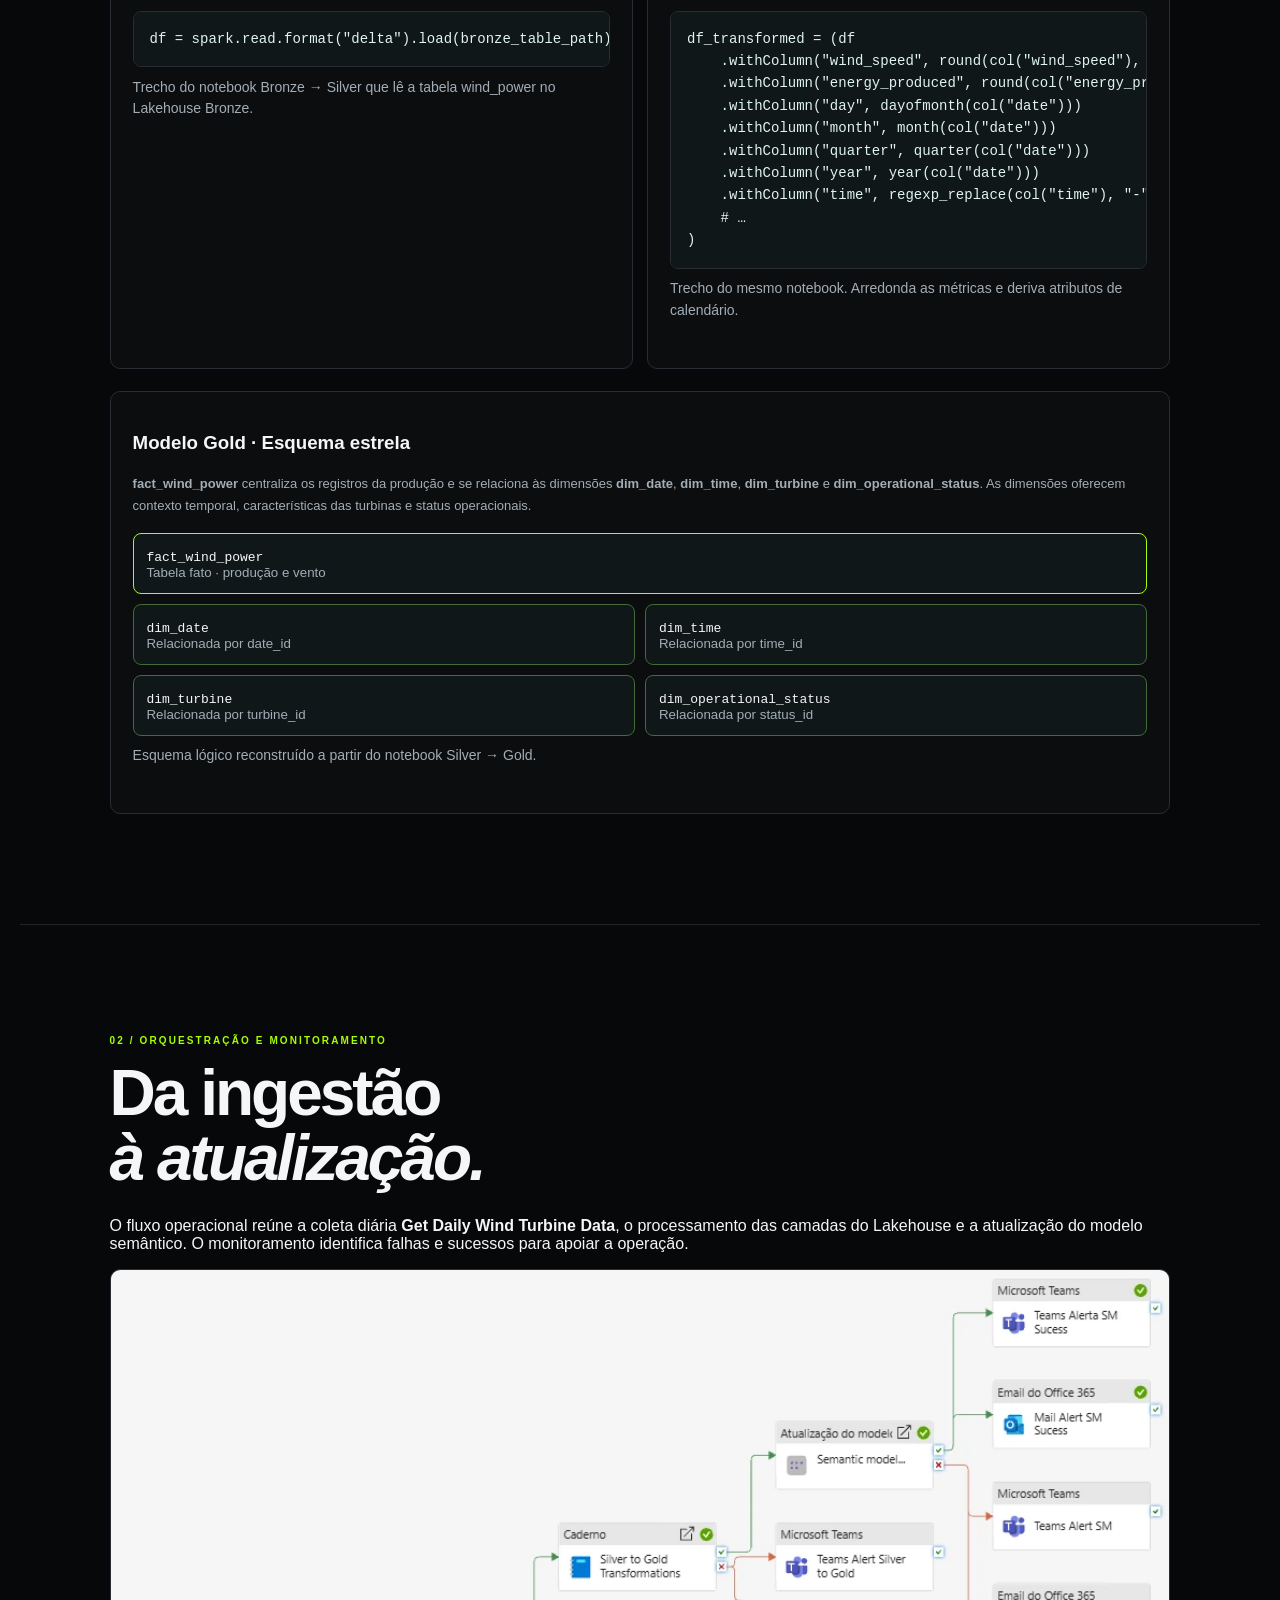
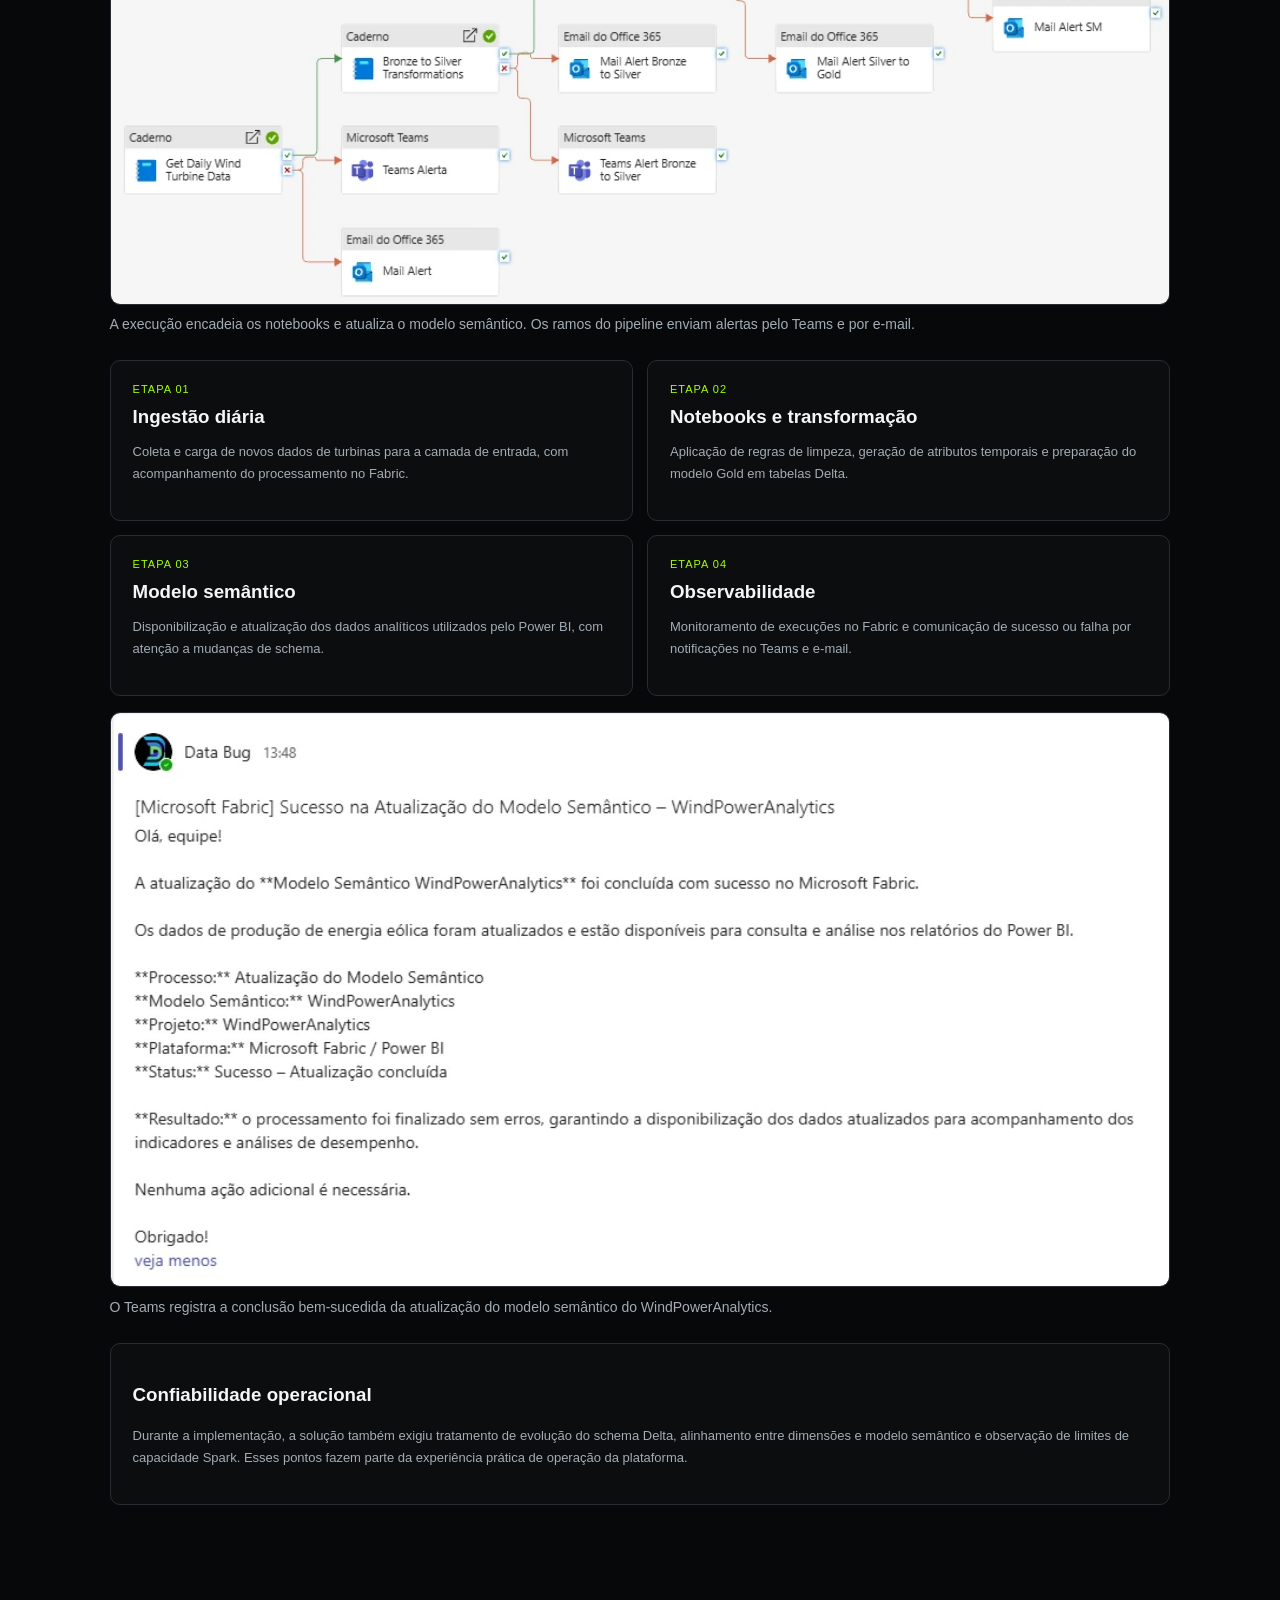
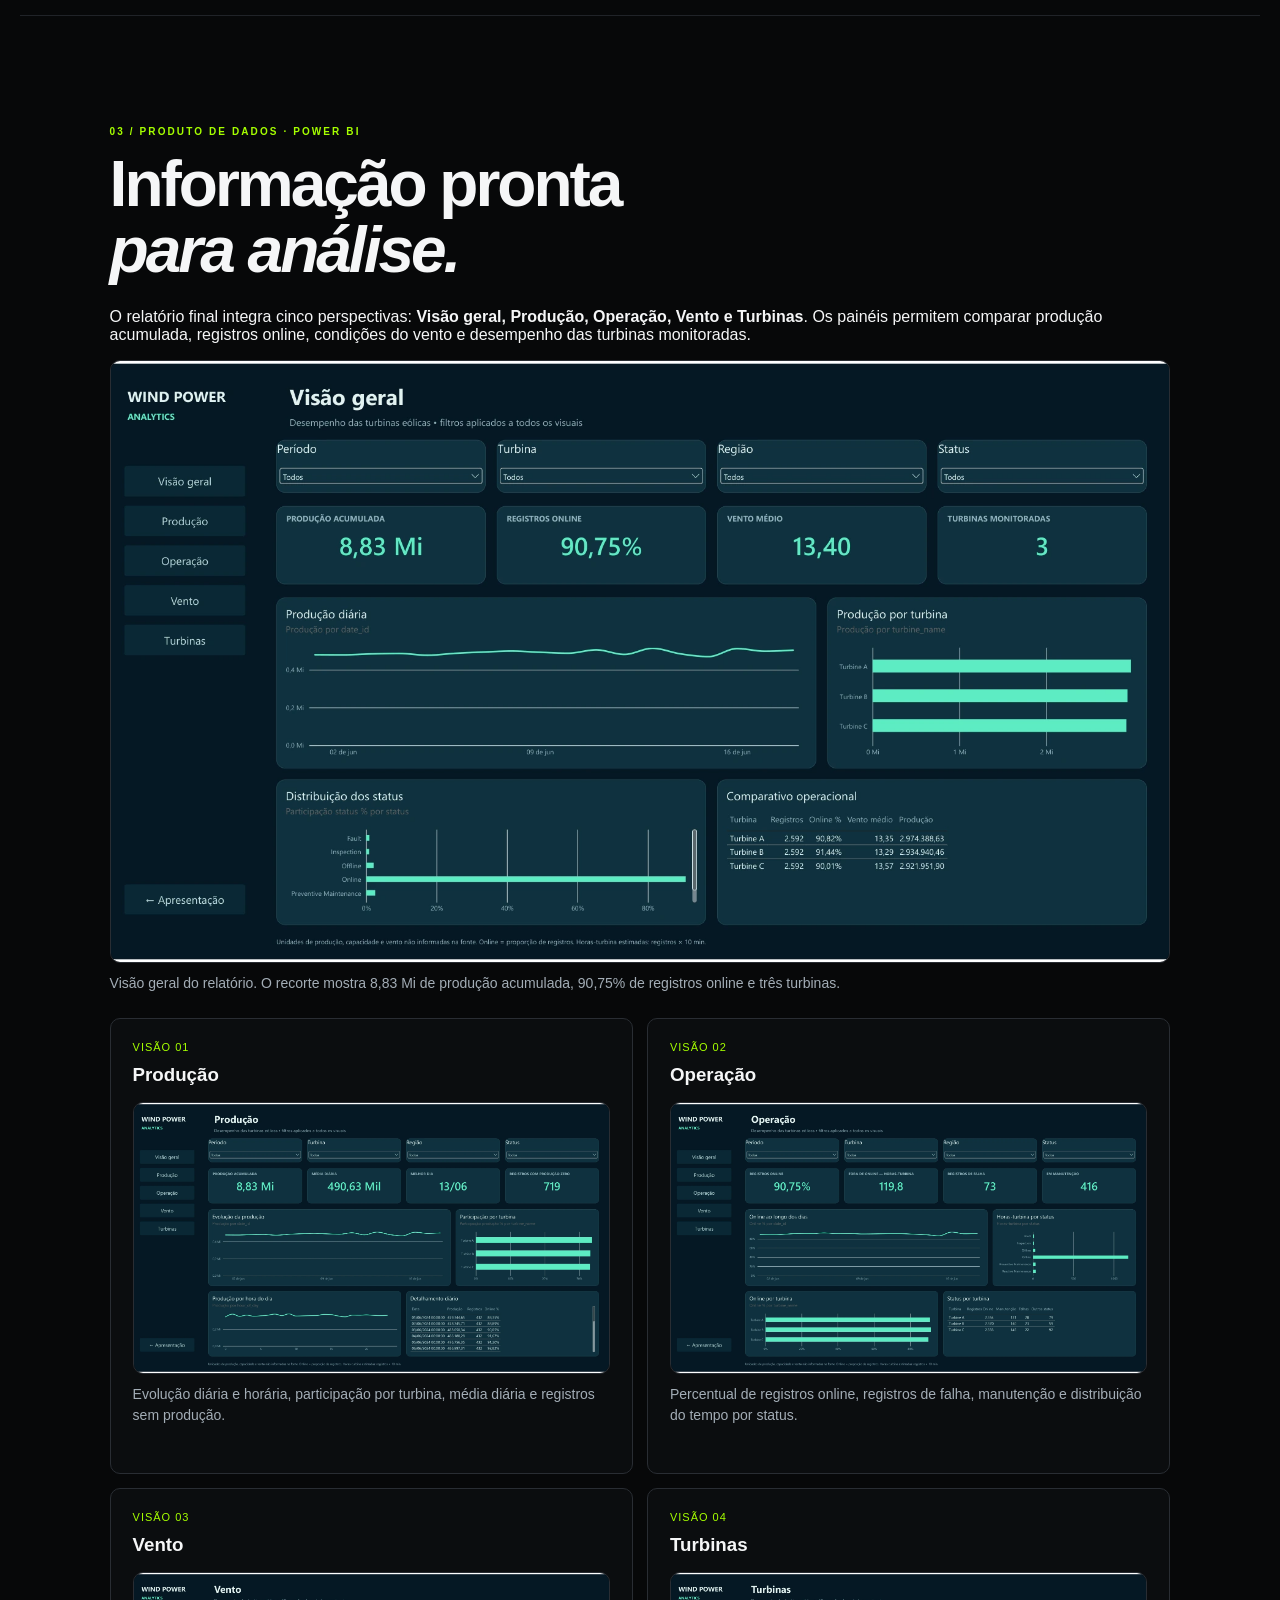
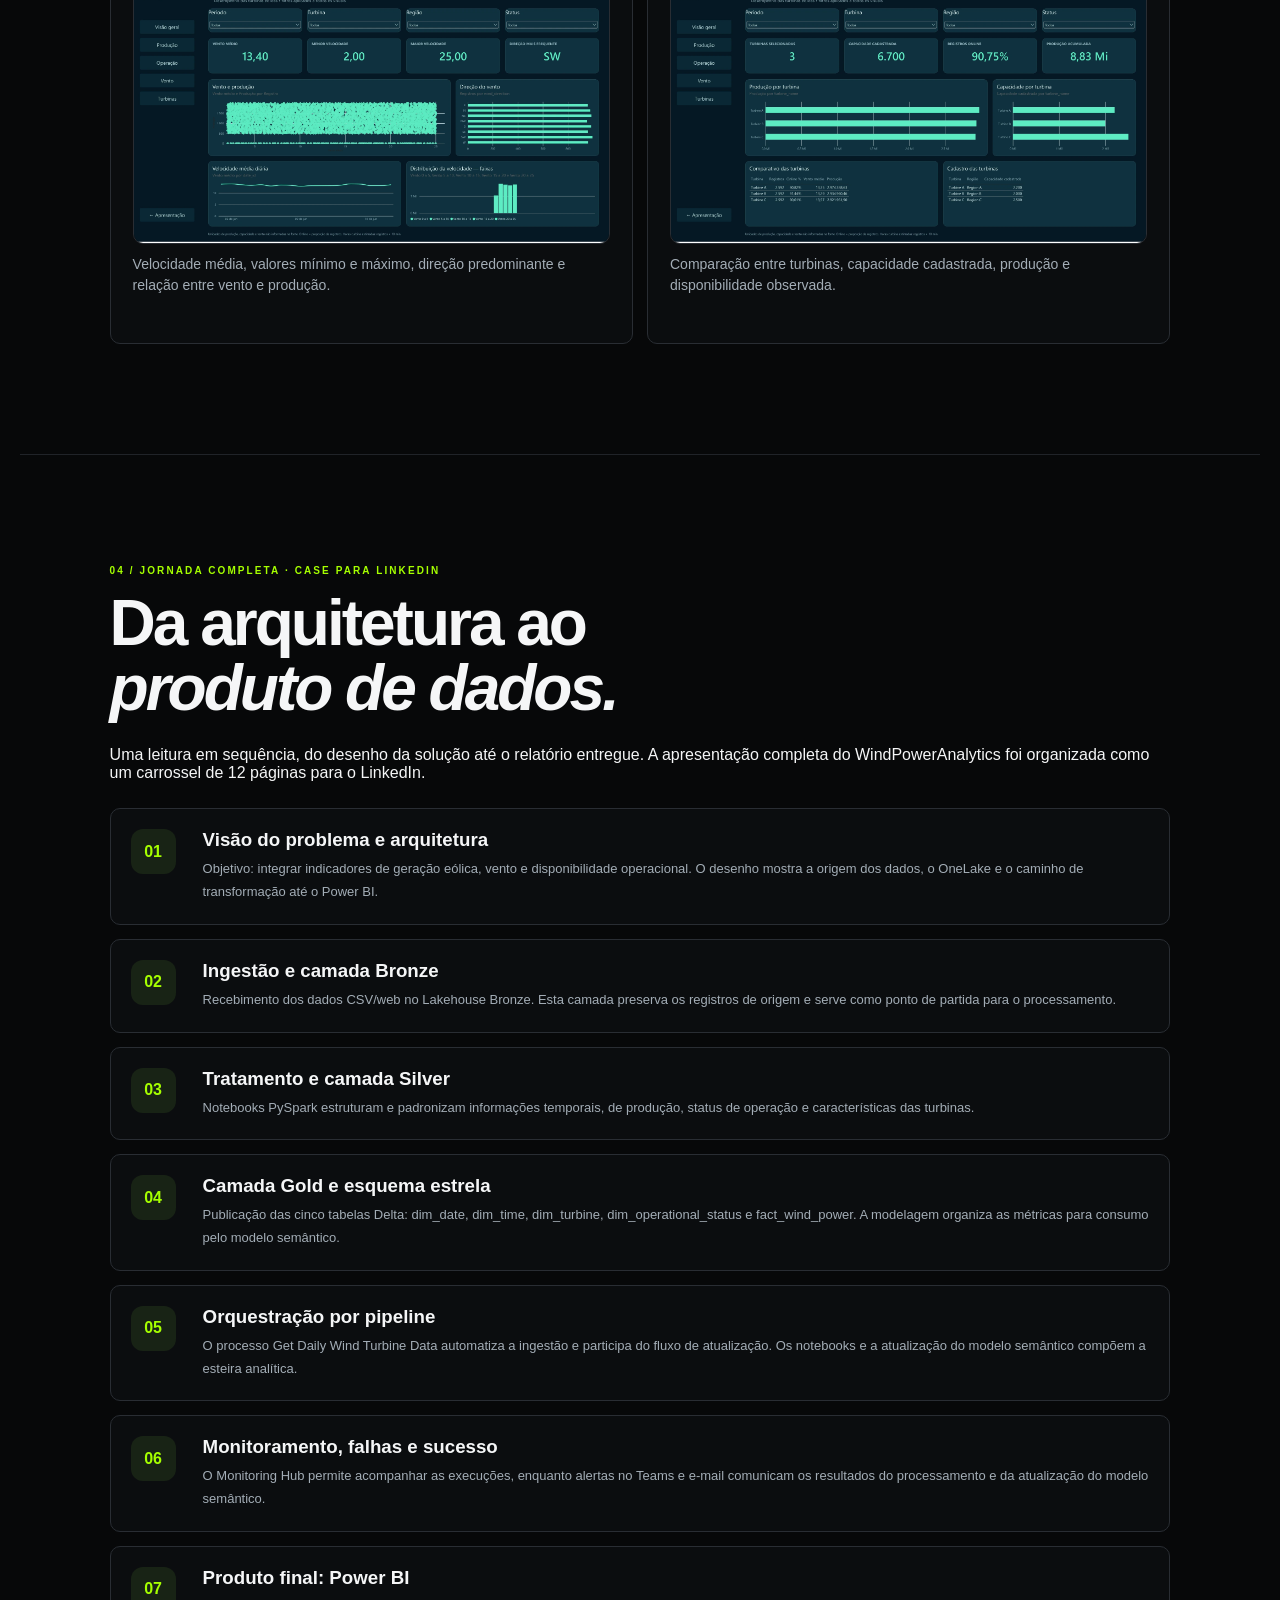
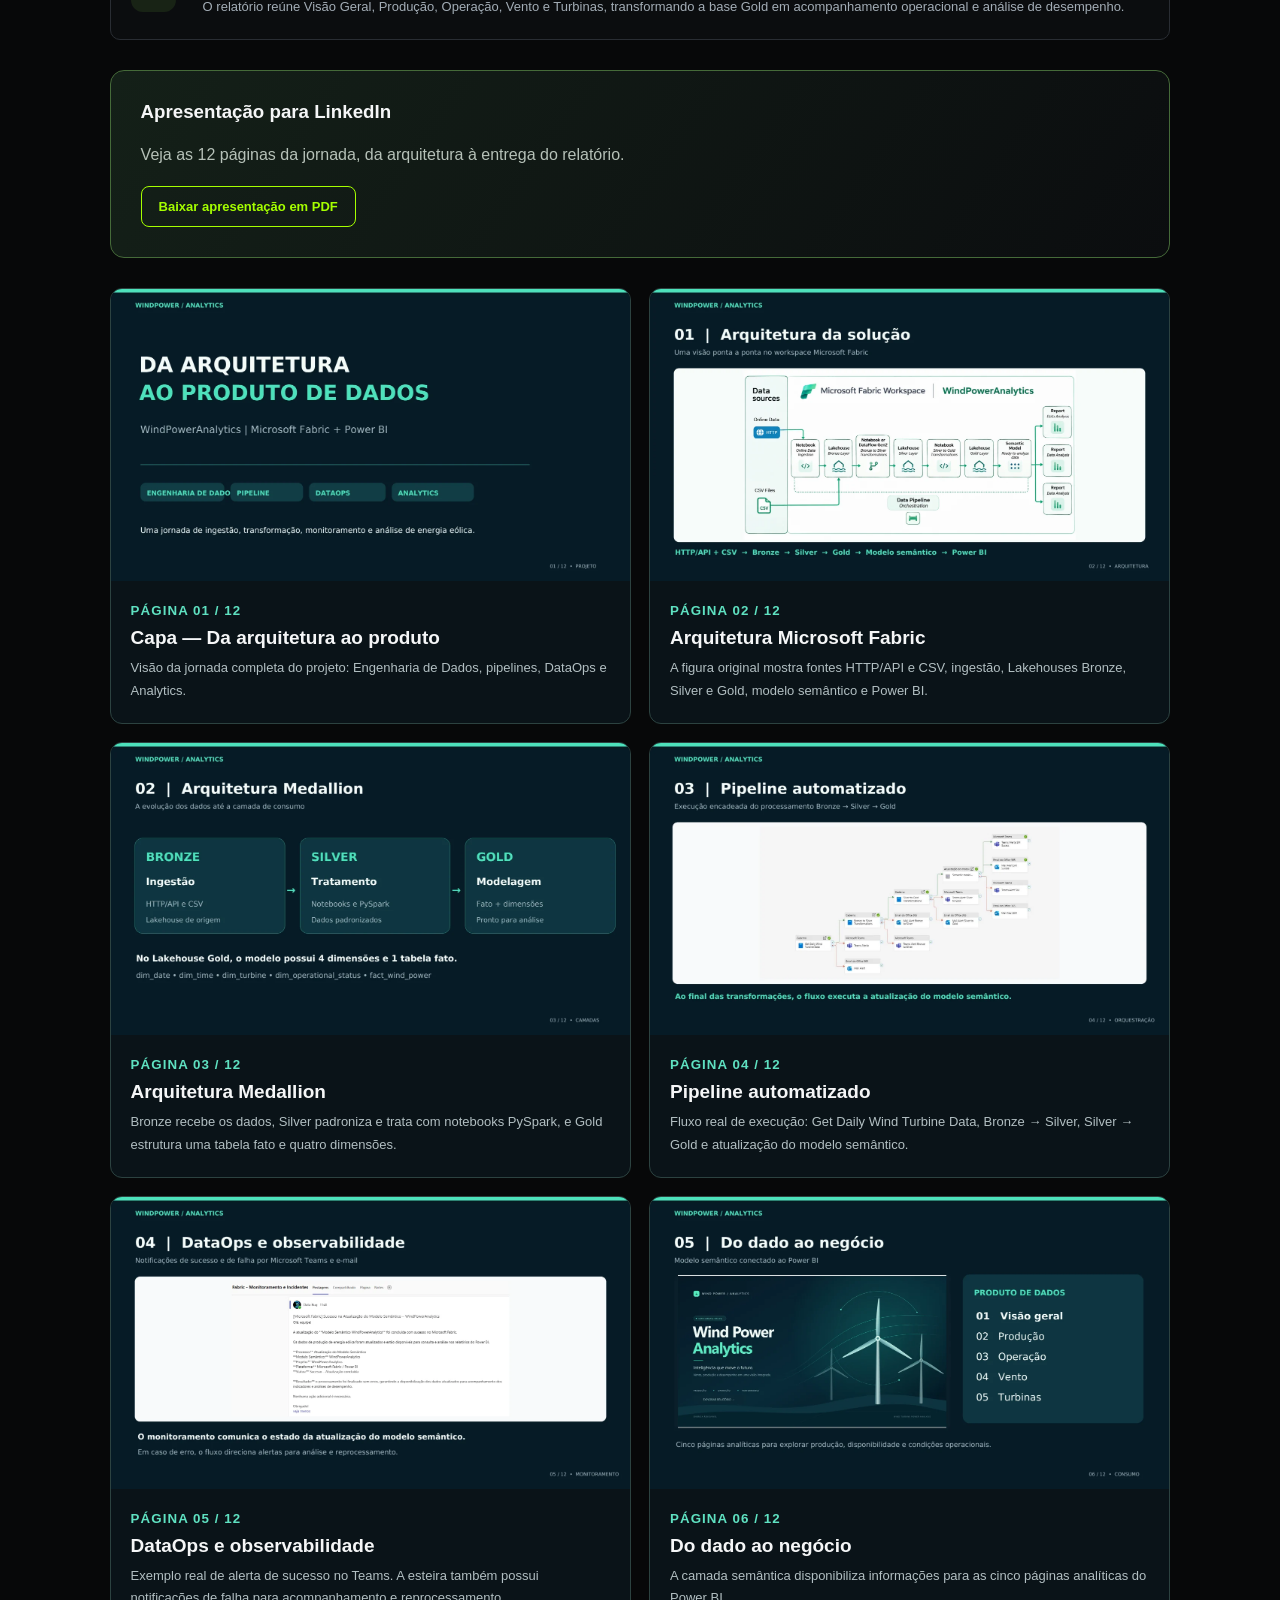
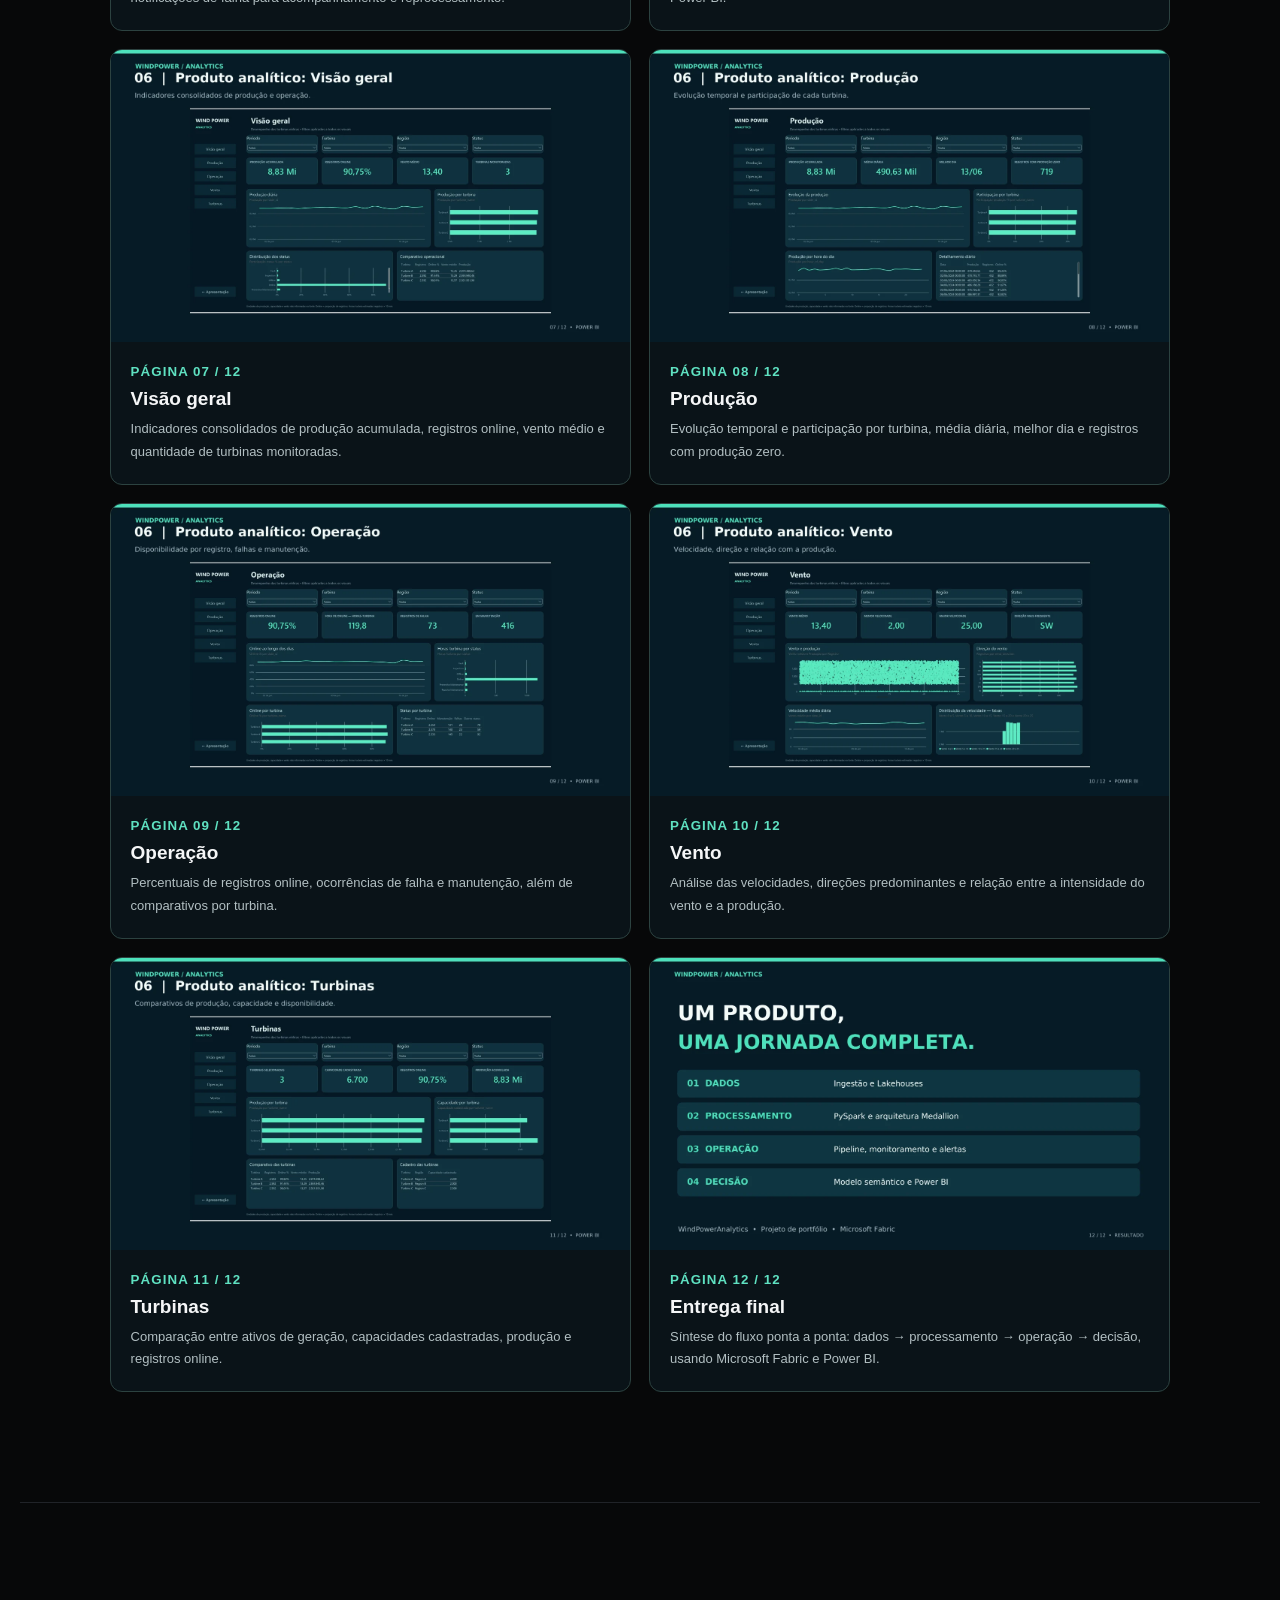
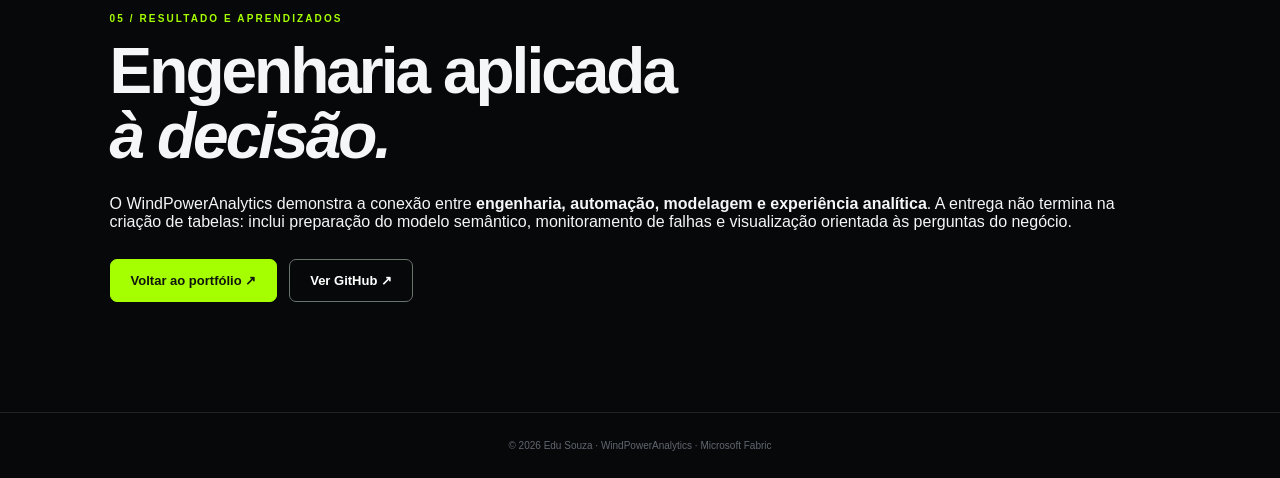
<file: projects/03-fabric-data-engineering/index.html>
<!doctype html>
<html lang="pt-BR">
<head>
<meta charset="utf-8"><meta name="viewport" content="width=device-width,initial-scale=1">
<meta name="description" content="WindPowerAnalytics: projeto de Engenharia de Dados com Microsoft Fabric, arquitetura Medallion, pipelines, Delta Lake e Power BI.">
<title>WindPowerAnalytics | Microsoft Fabric · Edu Souza</title>
<link rel="stylesheet" href="../../assets/css/style.css">
<style>
:root{--wind-accent:#a5ff00;--wind-line:#292d33;--wind-muted:#a3adb6}
.wind-hero{padding-bottom:55px}
.wind-hero p{max-width:820px}
.wind-status{display:inline-flex;align-items:center;gap:9px;margin-top:20px;padding:9px 14px;border:1px solid #356231;border-radius:40px;background:#102014;color:#b3f5a9;font-size:12px;font-weight:800}
.wind-status:before{content:"";height:8px;width:8px;border-radius:50%;background:#83e66c}
.wind-facts{display:grid;grid-template-columns:repeat(4,minmax(0,1fr));gap:14px;margin:24px 0 0}
.wind-fact,.wind-card,.wind-panel{border:1px solid var(--wind-line);border-radius:10px;background:#0b0d0f;padding:22px}
.wind-fact small,.wind-card small{display:block;color:var(--wind-accent);font-size:11px;letter-spacing:.09em;text-transform:uppercase}
.wind-fact strong{display:block;font-size:25px;margin-top:10px}
.wind-fact span,.wind-card p,.wind-panel p{color:var(--wind-muted);line-height:1.7;font-size:13px}
.wind-flow{display:grid;grid-template-columns:repeat(5,minmax(0,1fr));gap:11px;margin-top:30px}
.wind-step{border:1px solid var(--wind-line);border-radius:10px;padding:18px;background:linear-gradient(145deg,#10160d,#0b0d0f)}
.wind-step b{display:block;font-size:17px;margin:12px 0}.wind-step small{color:var(--wind-accent)}.wind-step span{color:var(--wind-muted);font-size:12px;line-height:1.6;display:block}
.wind-grid{display:grid;grid-template-columns:repeat(2,minmax(0,1fr));gap:14px;margin-top:24px}
.wind-card h3{margin:11px 0}
.wind-panel{margin-top:22px}
.wind-pills{display:flex;flex-wrap:wrap;gap:10px;margin:20px 0}
.wind-pills span{border:1px solid #3d4740;border-radius:100px;padding:8px 12px;font-size:12px;color:#d5e3d0}
.wind-actions{display:flex;flex-wrap:wrap;gap:12px;margin-top:28px}
.wind-actions a{display:inline-flex;text-decoration:none;padding:13px 20px;border:1px solid #66746b;border-radius:7px;color:#fff;font-size:13px;font-weight:700}
.wind-actions a:first-child{background:#a5ff00;border-color:#a5ff00;color:#10160d}
@media(max-width:900px){.wind-facts{grid-template-columns:repeat(2,1fr)}.wind-flow{grid-template-columns:repeat(2,1fr)}}
@media(max-width:600px){.wind-facts,.wind-grid,.wind-flow{grid-template-columns:1fr}}

.wind-timeline{display:grid;gap:14px;margin:26px 0}
.wind-timeline article{display:grid;grid-template-columns:54px 1fr;gap:18px;align-items:start;padding:20px;border:1px solid #292d33;border-radius:10px;background:#0b0d0f}
.wind-timeline article>span{display:grid;place-items:center;background:#182315;color:#a5ff00;height:45px;width:45px;border-radius:12px;font-weight:800}
.wind-timeline article h3{margin:0 0 7px}.wind-timeline article p{margin:0;color:#a3adb6;font-size:13px;line-height:1.75}
.wind-resource{padding:30px;margin:30px 0;background:linear-gradient(125deg,#142018,#0b0d0f);border:1px solid #456a39;border-radius:14px}
.wind-resource h3{margin-top:0}.wind-resource p{max-width:780px;line-height:1.8;color:#b6c1b8}
.wind-resource a{display:inline-flex;text-decoration:none;border:1px solid #a5ff00;color:#a5ff00;padding:12px 17px;border-radius:8px;font-weight:700;font-size:13px}
@media(max-width:600px){.wind-timeline article{grid-template-columns:1fr}}

.wind-slides{display:grid;grid-template-columns:repeat(2,minmax(0,1fr));gap:18px;margin-top:28px}
.wind-slide{border:1px solid #2c4240;border-radius:12px;background:#0a1318;overflow:hidden}
.wind-slide picture{display:block;background:#0b1820}
.wind-slide img{width:100%;height:auto;aspect-ratio:16/9;object-fit:contain;display:block}
.wind-slide .wind-slide-copy{padding:20px}
.wind-slide .wind-slide-copy small{color:#5fe1c1;font-weight:800;letter-spacing:.08em}
.wind-slide h3{margin:8px 0;font-size:19px}
.wind-slide p{margin:0;font-size:13px;color:#b2bfc2;line-height:1.75}
@media(max-width:800px){.wind-slides{grid-template-columns:1fr}}
.wind-gif-frame{border:1px solid #315b4b;border-radius:14px;background:#09141a;padding:14px;margin-top:24px}.wind-gif-frame img{display:block;width:100%;height:auto;border-radius:8px}.wind-gif-caption{font-size:12px;color:#a3b8ba;line-height:1.65;padding:10px 5px}.wind-gif-frame .asset-pending{color:#e8c873;font-size:13px;line-height:1.7;padding:18px}.wind-gif-actions{display:flex;gap:10px;flex-wrap:wrap;padding:8px 5px}.wind-gif-actions a{color:#a5ff00;text-decoration:underline}.wind-gif-frame [hidden]{display:none!important}
.wind-fallback{padding:clamp(22px,4vw,40px);background:linear-gradient(130deg,#11211b,#0c1518);border-radius:10px}
.wind-fallback small{color:#a5ff00;font-size:11px;font-weight:800;letter-spacing:.1em}
.wind-fallback h3{font-size:clamp(20px,3vw,27px);margin:12px 0}
.wind-fallback p{color:#c1cdd0;line-height:1.7;max-width:720px;font-size:14px}
.wind-fallback-steps{display:flex;flex-wrap:wrap;gap:9px;margin:22px 0}
.wind-fallback-steps span{border:1px solid #3b6253;padding:9px 12px;border-radius:7px;color:#ddf0e6;font-size:12px}
.wind-fallback-link{display:inline-block;color:#a5ff00;font-weight:700;text-decoration:underline;text-underline-offset:4px;font-size:13px}

.wind-evidence{margin:1rem 0 1.5rem}
.wind-evidence a{display:block;border:1px solid var(--wind-line);border-radius:10px;overflow:hidden}
.wind-evidence a:focus-visible,.wind-slide a:focus-visible{outline:2px solid var(--wind-accent);outline-offset:3px}
.wind-evidence img{display:block;width:100%;height:auto}
.wind-evidence figcaption{margin-top:.6rem;color:var(--wind-muted);font-size:.875rem;line-height:1.55}
.wind-evidence pre{margin:0;overflow:auto;padding:1rem;border:1px solid var(--wind-line);border-radius:8px;background:#101719;color:#e0f4ee;font-size:.875rem;line-height:1.6}
.wind-model{display:grid;grid-template-columns:repeat(2,minmax(0,1fr));gap:.65rem;margin:0;padding:0;list-style:none}
.wind-model li{margin:0;padding:.8rem;border:1px solid #456a39;border-radius:8px;background:#101719;overflow-wrap:anywhere}
.wind-model li:first-child{grid-column:1/-1;border-color:var(--wind-accent)}
.wind-model small{display:block;color:var(--wind-muted)}
.wind-slide picture a{display:block}
@media(max-width:480px){.wind-model{grid-template-columns:1fr}}
</style>
</head>
<body>
<header><a class="logo" href="../../">EDU SOUZA <span>—</span> PORTFÓLIO</a><nav><a href="#apresentacao">Apresentação</a><a href="#arquitetura">Arquitetura</a><a href="#pipeline">Pipeline</a><a href="#produto">Produto</a><a href="#jornada">Jornada</a></nav><a class="gh" href="https://github.com/edusouzaengcomp" target="_blank" rel="noreferrer">GitHub ↗</a></header>
<main>
<section class="case-hero wind-hero">
<div class="eyebrow">PROJETO 03 · MICROSOFT FABRIC · DATA ENGINEERING · POWER BI</div>
<h1>WindPowerAnalytics<br><em>Da origem à decisão.</em></h1>
<p>Uma solução de Engenharia de Dados de ponta a ponta para acompanhar a produção de energia eólica, integrando ingestão, arquitetura Medallion, transformações em PySpark, modelagem dimensional, orquestração e um produto analítico em Power BI.</p>
<div class="wind-status">PROJETO IMPLEMENTADO · ESTUDO DE CASO</div>
<div class="wind-facts">
<div class="wind-fact"><small>Arquitetura</small><strong>3 camadas</strong><span>Bronze, Silver e Gold</span></div>
<div class="wind-fact"><small>Gold</small><strong>5 tabelas</strong><span>4 dimensões e 1 fato</span></div>
<div class="wind-fact"><small>Analytics</small><strong>5 visões</strong><span>Visão geral, produção, operação, vento e turbinas</span></div>
<div class="wind-fact"><small>Orquestração</small><strong>Pipeline</strong><span>Ingestão e atualização com acompanhamento de execuções</span></div>
</div>
</section>
<section id="apresentacao" class="section">
<div class="tag">00 / JORNADA DO PROJETO</div>
<h2>WindPowerAnalytics<br><em>Uma jornada visual.</em></h2>
<p>Da origem dos dados à análise de produção eólica: arquitetura Microsoft Fabric, camadas Bronze, Silver e Gold, pipeline, monitoramento, modelo semântico e cinco páginas do Power BI.</p>
<div class="wind-gif-frame" id="windPresentation">
  <img id="windGif" src="./WindPowerAnalytics_Historia_Completa.gif" loading="eager" alt="Animação das 12 etapas do WindPowerAnalytics: arquitetura, pipeline, monitoramento, modelo semântico e páginas do Power BI" onload="document.getElementById('windGifActions').hidden=false;document.getElementById('windGifFallback').hidden=true;document.getElementById('windGifOpen').href=this.currentSrc" onerror="this.hidden=true;document.getElementById('windGifActions').hidden=true;document.getElementById('windGifFallback').hidden=false">
  <div id="windGifFallback" class="wind-fallback" hidden>
    <small>VISÃO GERAL DO PROJETO</small>
    <h3>Da engenharia de dados ao produto analítico</h3>
    <p>Acompanhe as etapas reais da solução nas seções a seguir, enquanto a apresentação animada não está disponível nesta página.</p>
    <div class="wind-fallback-steps" aria-label="Etapas do projeto">
      <span>Origem dos dados</span><span>Bronze / Silver / Gold</span><span>Pipeline e monitoramento</span><span>Modelo semântico</span><span>Power BI</span>
    </div>
    <a href="#arquitetura" class="wind-fallback-link">Explorar arquitetura e implementação ↓</a>
  </div>
  <div id="windGifActions" class="wind-gif-actions" hidden><a id="windGifOpen" href="./WindPowerAnalytics_Historia_Completa.gif" target="_blank" rel="noopener noreferrer">Abrir animação em tamanho maior ↗</a></div>
  <div class="wind-gif-caption">O estudo de caso abaixo documenta a arquitetura, a orquestração e a entrega analítica do WindPowerAnalytics.</div>
</div>
</section>
<section id="arquitetura" class="section">
<div class="tag">01 / ARQUITETURA DA SOLUÇÃO</div>
<h2>Do dado bruto<br><em>ao Lakehouse.</em></h2>
<p>Arquitetura construída no Microsoft Fabric com Lakehouses separados por camada. O fluxo organiza os registros de turbinas eólicas desde a captura até a disponibilização dos dados para análise.</p>
<figure class="wind-evidence">
  <a href="../../assets/images/windpoweranalytics/arquitetura.webp" target="_blank" rel="noopener" aria-label="Ampliar imagem: Diagrama do workspace Fabric com fontes HTTP e CSV, Lakehouses, modelo semântico e relatórios"><img src="../../assets/images/windpoweranalytics/arquitetura.webp" loading="lazy" decoding="async" alt="Diagrama do workspace Fabric com fontes HTTP e CSV, Lakehouses, modelo semântico e relatórios"></a>
  <figcaption>As fontes HTTP e CSV alimentam os Lakehouses Bronze, Silver e Gold antes do consumo pelo Power BI.</figcaption>
</figure>
<div class="wind-flow" role="list" aria-label="Fluxo da arquitetura de dados">
<div class="wind-step"><small>01 · ORIGEM</small><b>Fontes de dados</b><span>Arquivo CSV e coleta web de dados de turbinas e produção eólica.</span></div>
<div class="wind-step"><small>02 · BRONZE</small><b>Dados brutos</b><span>Ingestão e persistência no Lakehouse Bronze, preservando o dado recebido.</span></div>
<div class="wind-step"><small>03 · SILVER</small><b>Transformações</b><span>Notebooks PySpark para tratamento, tipagem e padronização de datas, horários e indicadores.</span></div>
<div class="wind-step"><small>04 · GOLD</small><b>Modelo dimensional</b><span>Tabelas Delta organizadas em fato e dimensões para consumo analítico.</span></div>
<div class="wind-step"><small>05 · CONSUMO</small><b>Power BI</b><span>Modelo semântico e relatório para acompanhar produção e desempenho operacional.</span></div>
</div>
<div class="wind-pills"><span>Microsoft Fabric</span><span>OneLake</span><span>Lakehouse</span><span>PySpark</span><span>Delta Lake</span><span>SQL</span><span>Power BI</span></div>
<div class="wind-grid">
<div class="wind-card"><h3>Bronze · Leitura da tabela Delta</h3><figure class="wind-evidence"><pre tabindex="0"><code>df = spark.read.format(&quot;delta&quot;).load(bronze_table_path)</code></pre><figcaption>Trecho do notebook Bronze → Silver que lê a tabela wind_power no Lakehouse Bronze.</figcaption></figure></div>
<div class="wind-card"><h3>Silver · Tratamento com PySpark</h3><figure class="wind-evidence"><pre tabindex="0"><code>df_transformed = (df
    .withColumn(&quot;wind_speed&quot;, round(col(&quot;wind_speed&quot;), 2))
    .withColumn(&quot;energy_produced&quot;, round(col(&quot;energy_produced&quot;), 2))
    .withColumn(&quot;day&quot;, dayofmonth(col(&quot;date&quot;)))
    .withColumn(&quot;month&quot;, month(col(&quot;date&quot;)))
    .withColumn(&quot;quarter&quot;, quarter(col(&quot;date&quot;)))
    .withColumn(&quot;year&quot;, year(col(&quot;date&quot;)))
    .withColumn(&quot;time&quot;, regexp_replace(col(&quot;time&quot;), &quot;-&quot;, &quot;:&quot;))
    # …
)</code></pre><figcaption>Trecho do mesmo notebook. Arredonda as métricas e deriva atributos de calendário.</figcaption></figure></div>
</div>
<div class="wind-panel">
<h3>Modelo Gold · Esquema estrela</h3>
<p><strong>fact_wind_power</strong> centraliza os registros da produção e se relaciona às dimensões <strong>dim_date</strong>, <strong>dim_time</strong>, <strong>dim_turbine</strong> e <strong>dim_operational_status</strong>. As dimensões oferecem contexto temporal, características das turbinas e status operacionais.</p>
<figure class="wind-evidence">
<ul class="wind-model" aria-label="Tabela fato e dimensões do modelo Gold">
<li><code>fact_wind_power</code><small>Tabela fato · produção e vento</small></li>
<li><code>dim_date</code><small>Relacionada por date_id</small></li>
<li><code>dim_time</code><small>Relacionada por time_id</small></li>
<li><code>dim_turbine</code><small>Relacionada por turbine_id</small></li>
<li><code>dim_operational_status</code><small>Relacionada por status_id</small></li>
</ul>
<figcaption>Esquema lógico reconstruído a partir do notebook Silver → Gold.</figcaption>
</figure>
</div>
</section>
<section id="pipeline" class="section">
<div class="tag">02 / ORQUESTRAÇÃO E MONITORAMENTO</div>
<h2>Da ingestão<br><em>à atualização.</em></h2>
<p>O fluxo operacional reúne a coleta diária <strong>Get Daily Wind Turbine Data</strong>, o processamento das camadas do Lakehouse e a atualização do modelo semântico. O monitoramento identifica falhas e sucessos para apoiar a operação.</p>
<figure class="wind-evidence">
  <a href="../../assets/images/windpoweranalytics/pipeline.webp" target="_blank" rel="noopener" aria-label="Ampliar imagem: Execução no Fabric com coleta diária, notebooks Bronze a Silver e Silver a Gold, atualização do modelo e alertas"><img src="../../assets/images/windpoweranalytics/pipeline.webp" loading="lazy" decoding="async" alt="Execução no Fabric com coleta diária, notebooks Bronze a Silver e Silver a Gold, atualização do modelo e alertas"></a>
  <figcaption>A execução encadeia os notebooks e atualiza o modelo semântico. Os ramos do pipeline enviam alertas pelo Teams e por e-mail.</figcaption>
</figure>
<div class="wind-grid">
<div class="wind-card"><small>ETAPA 01</small><h3>Ingestão diária</h3><p>Coleta e carga de novos dados de turbinas para a camada de entrada, com acompanhamento do processamento no Fabric.</p></div>
<div class="wind-card"><small>ETAPA 02</small><h3>Notebooks e transformação</h3><p>Aplicação de regras de limpeza, geração de atributos temporais e preparação do modelo Gold em tabelas Delta.</p></div>
<div class="wind-card"><small>ETAPA 03</small><h3>Modelo semântico</h3><p>Disponibilização e atualização dos dados analíticos utilizados pelo Power BI, com atenção a mudanças de schema.</p></div>
<div class="wind-card"><small>ETAPA 04</small><h3>Observabilidade</h3><p>Monitoramento de execuções no Fabric e comunicação de sucesso ou falha por notificações no Teams e e-mail.</p></div>
</div>
<figure class="wind-evidence">
  <a href="../../assets/images/windpoweranalytics/teams.webp" target="_blank" rel="noopener" aria-label="Ampliar imagem: Mensagem no Microsoft Teams confirmando a atualização do modelo semântico"><img src="../../assets/images/windpoweranalytics/teams.webp" loading="lazy" decoding="async" alt="Mensagem no Microsoft Teams confirmando a atualização do modelo semântico"></a>
  <figcaption>O Teams registra a conclusão bem-sucedida da atualização do modelo semântico do WindPowerAnalytics.</figcaption>
</figure>
<div class="wind-panel"><h3>Confiabilidade operacional</h3><p>Durante a implementação, a solução também exigiu tratamento de evolução do schema Delta, alinhamento entre dimensões e modelo semântico e observação de limites de capacidade Spark. Esses pontos fazem parte da experiência prática de operação da plataforma.</p></div>
</section>
<section id="produto" class="section">
<div class="tag">03 / PRODUTO DE DADOS · POWER BI</div>
<h2>Informação pronta<br><em>para análise.</em></h2>
<p>O relatório final integra cinco perspectivas: <strong>Visão geral, Produção, Operação, Vento e Turbinas</strong>. Os painéis permitem comparar produção acumulada, registros online, condições do vento e desempenho das turbinas monitoradas.</p>
<figure class="wind-evidence">
  <a href="../../assets/images/windpoweranalytics/visao-geral.webp" target="_blank" rel="noopener" aria-label="Ampliar imagem: Visão geral do Power BI com cartões de produção acumulada, registros online, vento médio e turbinas"><img src="../../assets/images/windpoweranalytics/visao-geral.webp" loading="lazy" decoding="async" alt="Visão geral do Power BI com cartões de produção acumulada, registros online, vento médio e turbinas"></a>
  <figcaption>Visão geral do relatório. O recorte mostra 8,83 Mi de produção acumulada, 90,75% de registros online e três turbinas.</figcaption>
</figure>
<div class="wind-grid">
<div class="wind-card"><small>VISÃO 01</small><h3>Produção</h3>
<figure class="wind-evidence">
  <a href="../../assets/images/windpoweranalytics/producao.webp" target="_blank" rel="noopener" aria-label="Ampliar imagem: Página Produção do Power BI com evolução da geração e participação por turbina"><img src="../../assets/images/windpoweranalytics/producao.webp" loading="lazy" decoding="async" alt="Página Produção do Power BI com evolução da geração e participação por turbina"></a>
  <figcaption>Evolução diária e horária, participação por turbina, média diária e registros sem produção.</figcaption>
</figure></div>
<div class="wind-card"><small>VISÃO 02</small><h3>Operação</h3>
<figure class="wind-evidence">
  <a href="../../assets/images/windpoweranalytics/operacao.webp" target="_blank" rel="noopener" aria-label="Ampliar imagem: Página Operação do Power BI com disponibilidade e ocorrências"><img src="../../assets/images/windpoweranalytics/operacao.webp" loading="lazy" decoding="async" alt="Página Operação do Power BI com disponibilidade e ocorrências"></a>
  <figcaption>Percentual de registros online, registros de falha, manutenção e distribuição do tempo por status.</figcaption>
</figure></div>
<div class="wind-card"><small>VISÃO 03</small><h3>Vento</h3>
<figure class="wind-evidence">
  <a href="../../assets/images/windpoweranalytics/vento.webp" target="_blank" rel="noopener" aria-label="Ampliar imagem: Página Vento do Power BI com velocidade, direção e relação com a produção"><img src="../../assets/images/windpoweranalytics/vento.webp" loading="lazy" decoding="async" alt="Página Vento do Power BI com velocidade, direção e relação com a produção"></a>
  <figcaption>Velocidade média, valores mínimo e máximo, direção predominante e relação entre vento e produção.</figcaption>
</figure></div>
<div class="wind-card"><small>VISÃO 04</small><h3>Turbinas</h3>
<figure class="wind-evidence">
  <a href="../../assets/images/windpoweranalytics/turbinas.webp" target="_blank" rel="noopener" aria-label="Ampliar imagem: Página Turbinas do Power BI com comparativos entre ativos"><img src="../../assets/images/windpoweranalytics/turbinas.webp" loading="lazy" decoding="async" alt="Página Turbinas do Power BI com comparativos entre ativos"></a>
  <figcaption>Comparação entre turbinas, capacidade cadastrada, produção e disponibilidade observada.</figcaption>
</figure></div>
</div>
</section>

<section id="jornada" class="section">
<div class="tag">04 / JORNADA COMPLETA · CASE PARA LINKEDIN</div>
<h2>Da arquitetura ao<br><em>produto de dados.</em></h2>
<p>Uma leitura em sequência, do desenho da solução até o relatório entregue. A apresentação completa do WindPowerAnalytics foi organizada como um carrossel de 12 páginas para o LinkedIn.</p>
<div class="wind-timeline">
<article><span>01</span><div><h3>Visão do problema e arquitetura</h3><p>Objetivo: integrar indicadores de geração eólica, vento e disponibilidade operacional. O desenho mostra a origem dos dados, o OneLake e o caminho de transformação até o Power BI.</p></div></article>
<article><span>02</span><div><h3>Ingestão e camada Bronze</h3><p>Recebimento dos dados CSV/web no Lakehouse Bronze. Esta camada preserva os registros de origem e serve como ponto de partida para o processamento.</p></div></article>
<article><span>03</span><div><h3>Tratamento e camada Silver</h3><p>Notebooks PySpark estruturam e padronizam informações temporais, de produção, status de operação e características das turbinas.</p></div></article>
<article><span>04</span><div><h3>Camada Gold e esquema estrela</h3><p>Publicação das cinco tabelas Delta: dim_date, dim_time, dim_turbine, dim_operational_status e fact_wind_power. A modelagem organiza as métricas para consumo pelo modelo semântico.</p></div></article>
<article><span>05</span><div><h3>Orquestração por pipeline</h3><p>O processo Get Daily Wind Turbine Data automatiza a ingestão e participa do fluxo de atualização. Os notebooks e a atualização do modelo semântico compõem a esteira analítica.</p></div></article>
<article><span>06</span><div><h3>Monitoramento, falhas e sucesso</h3><p>O Monitoring Hub permite acompanhar as execuções, enquanto alertas no Teams e e-mail comunicam os resultados do processamento e da atualização do modelo semântico.</p></div></article>
<article><span>07</span><div><h3>Produto final: Power BI</h3><p>O relatório reúne Visão Geral, Produção, Operação, Vento e Turbinas, transformando a base Gold em acompanhamento operacional e análise de desempenho.</p></div></article>
</div>
<div class="wind-resource">
<h3>Apresentação para LinkedIn</h3>
<p>Veja as 12 páginas da jornada, da arquitetura à entrega do relatório.</p>
<a href="../../assets/docs/WindPowerAnalytics_Jornada_Fabric_LinkedIn.pdf" download>Baixar apresentação em PDF</a>
</div>
<div class="wind-slides"><article class="wind-slide"><picture><a href="../../assets/images/windpoweranalytics/wind-slide-01.webp" target="_blank" rel="noopener"><img src="../../assets/images/windpoweranalytics/wind-slide-01.webp" alt="Página 1 da apresentação WindPowerAnalytics: Capa — Da arquitetura ao produto" loading="lazy"></a></picture><div class="wind-slide-copy"><small>PÁGINA 01 / 12</small><h3>Capa — Da arquitetura ao produto</h3><p>Visão da jornada completa do projeto: Engenharia de Dados, pipelines, DataOps e Analytics.</p></div></article>
<article class="wind-slide"><picture><a href="../../assets/images/windpoweranalytics/wind-slide-02.webp" target="_blank" rel="noopener"><img src="../../assets/images/windpoweranalytics/wind-slide-02.webp" alt="Página 2 da apresentação WindPowerAnalytics: Arquitetura Microsoft Fabric" loading="lazy"></a></picture><div class="wind-slide-copy"><small>PÁGINA 02 / 12</small><h3>Arquitetura Microsoft Fabric</h3><p>A figura original mostra fontes HTTP/API e CSV, ingestão, Lakehouses Bronze, Silver e Gold, modelo semântico e Power BI.</p></div></article>
<article class="wind-slide"><picture><a href="../../assets/images/windpoweranalytics/wind-slide-03.webp" target="_blank" rel="noopener"><img src="../../assets/images/windpoweranalytics/wind-slide-03.webp" alt="Página 3 da apresentação WindPowerAnalytics: Arquitetura Medallion" loading="lazy"></a></picture><div class="wind-slide-copy"><small>PÁGINA 03 / 12</small><h3>Arquitetura Medallion</h3><p>Bronze recebe os dados, Silver padroniza e trata com notebooks PySpark, e Gold estrutura uma tabela fato e quatro dimensões.</p></div></article>
<article class="wind-slide"><picture><a href="../../assets/images/windpoweranalytics/wind-slide-04.webp" target="_blank" rel="noopener"><img src="../../assets/images/windpoweranalytics/wind-slide-04.webp" alt="Página 4 da apresentação WindPowerAnalytics: Pipeline automatizado" loading="lazy"></a></picture><div class="wind-slide-copy"><small>PÁGINA 04 / 12</small><h3>Pipeline automatizado</h3><p>Fluxo real de execução: Get Daily Wind Turbine Data, Bronze → Silver, Silver → Gold e atualização do modelo semântico.</p></div></article>
<article class="wind-slide"><picture><a href="../../assets/images/windpoweranalytics/wind-slide-05.webp" target="_blank" rel="noopener"><img src="../../assets/images/windpoweranalytics/wind-slide-05.webp" alt="Página 5 da apresentação WindPowerAnalytics: DataOps e observabilidade" loading="lazy"></a></picture><div class="wind-slide-copy"><small>PÁGINA 05 / 12</small><h3>DataOps e observabilidade</h3><p>Exemplo real de alerta de sucesso no Teams. A esteira também possui notificações de falha para acompanhamento e reprocessamento.</p></div></article>
<article class="wind-slide"><picture><a href="../../assets/images/windpoweranalytics/wind-slide-06.webp" target="_blank" rel="noopener"><img src="../../assets/images/windpoweranalytics/wind-slide-06.webp" alt="Página 6 da apresentação WindPowerAnalytics: Do dado ao negócio" loading="lazy"></a></picture><div class="wind-slide-copy"><small>PÁGINA 06 / 12</small><h3>Do dado ao negócio</h3><p>A camada semântica disponibiliza informações para as cinco páginas analíticas do Power BI.</p></div></article>
<article class="wind-slide"><picture><a href="../../assets/images/windpoweranalytics/wind-slide-07.webp" target="_blank" rel="noopener"><img src="../../assets/images/windpoweranalytics/wind-slide-07.webp" alt="Página 7 da apresentação WindPowerAnalytics: Visão geral" loading="lazy"></a></picture><div class="wind-slide-copy"><small>PÁGINA 07 / 12</small><h3>Visão geral</h3><p>Indicadores consolidados de produção acumulada, registros online, vento médio e quantidade de turbinas monitoradas.</p></div></article>
<article class="wind-slide"><picture><a href="../../assets/images/windpoweranalytics/wind-slide-08.webp" target="_blank" rel="noopener"><img src="../../assets/images/windpoweranalytics/wind-slide-08.webp" alt="Página 8 da apresentação WindPowerAnalytics: Produção" loading="lazy"></a></picture><div class="wind-slide-copy"><small>PÁGINA 08 / 12</small><h3>Produção</h3><p>Evolução temporal e participação por turbina, média diária, melhor dia e registros com produção zero.</p></div></article>
<article class="wind-slide"><picture><a href="../../assets/images/windpoweranalytics/wind-slide-09.webp" target="_blank" rel="noopener"><img src="../../assets/images/windpoweranalytics/wind-slide-09.webp" alt="Página 9 da apresentação WindPowerAnalytics: Operação" loading="lazy"></a></picture><div class="wind-slide-copy"><small>PÁGINA 09 / 12</small><h3>Operação</h3><p>Percentuais de registros online, ocorrências de falha e manutenção, além de comparativos por turbina.</p></div></article>
<article class="wind-slide"><picture><a href="../../assets/images/windpoweranalytics/wind-slide-10.webp" target="_blank" rel="noopener"><img src="../../assets/images/windpoweranalytics/wind-slide-10.webp" alt="Página 10 da apresentação WindPowerAnalytics: Vento" loading="lazy"></a></picture><div class="wind-slide-copy"><small>PÁGINA 10 / 12</small><h3>Vento</h3><p>Análise das velocidades, direções predominantes e relação entre a intensidade do vento e a produção.</p></div></article>
<article class="wind-slide"><picture><a href="../../assets/images/windpoweranalytics/wind-slide-11.webp" target="_blank" rel="noopener"><img src="../../assets/images/windpoweranalytics/wind-slide-11.webp" alt="Página 11 da apresentação WindPowerAnalytics: Turbinas" loading="lazy"></a></picture><div class="wind-slide-copy"><small>PÁGINA 11 / 12</small><h3>Turbinas</h3><p>Comparação entre ativos de geração, capacidades cadastradas, produção e registros online.</p></div></article>
<article class="wind-slide"><picture><a href="../../assets/images/windpoweranalytics/wind-slide-12.webp" target="_blank" rel="noopener"><img src="../../assets/images/windpoweranalytics/wind-slide-12.webp" alt="Página 12 da apresentação WindPowerAnalytics: Entrega final" loading="lazy"></a></picture><div class="wind-slide-copy"><small>PÁGINA 12 / 12</small><h3>Entrega final</h3><p>Síntese do fluxo ponta a ponta: dados → processamento → operação → decisão, usando Microsoft Fabric e Power BI.</p></div></article></div>
</section>
<section class="section">
<div class="tag">05 / RESULTADO E APRENDIZADOS</div>
<h2>Engenharia aplicada<br><em>à decisão.</em></h2>
<p>O WindPowerAnalytics demonstra a conexão entre <strong>engenharia, automação, modelagem e experiência analítica</strong>. A entrega não termina na criação de tabelas: inclui preparação do modelo semântico, monitoramento de falhas e visualização orientada às perguntas do negócio.</p>
<div class="wind-actions"><a href="../../">Voltar ao portfólio ↗</a><a href="https://github.com/edusouzaengcomp" target="_blank" rel="noreferrer">Ver GitHub ↗</a></div>
</section>
</main>
<footer>© 2026 Edu Souza · WindPowerAnalytics · Microsoft Fabric</footer>
</body>
</html>
</file>
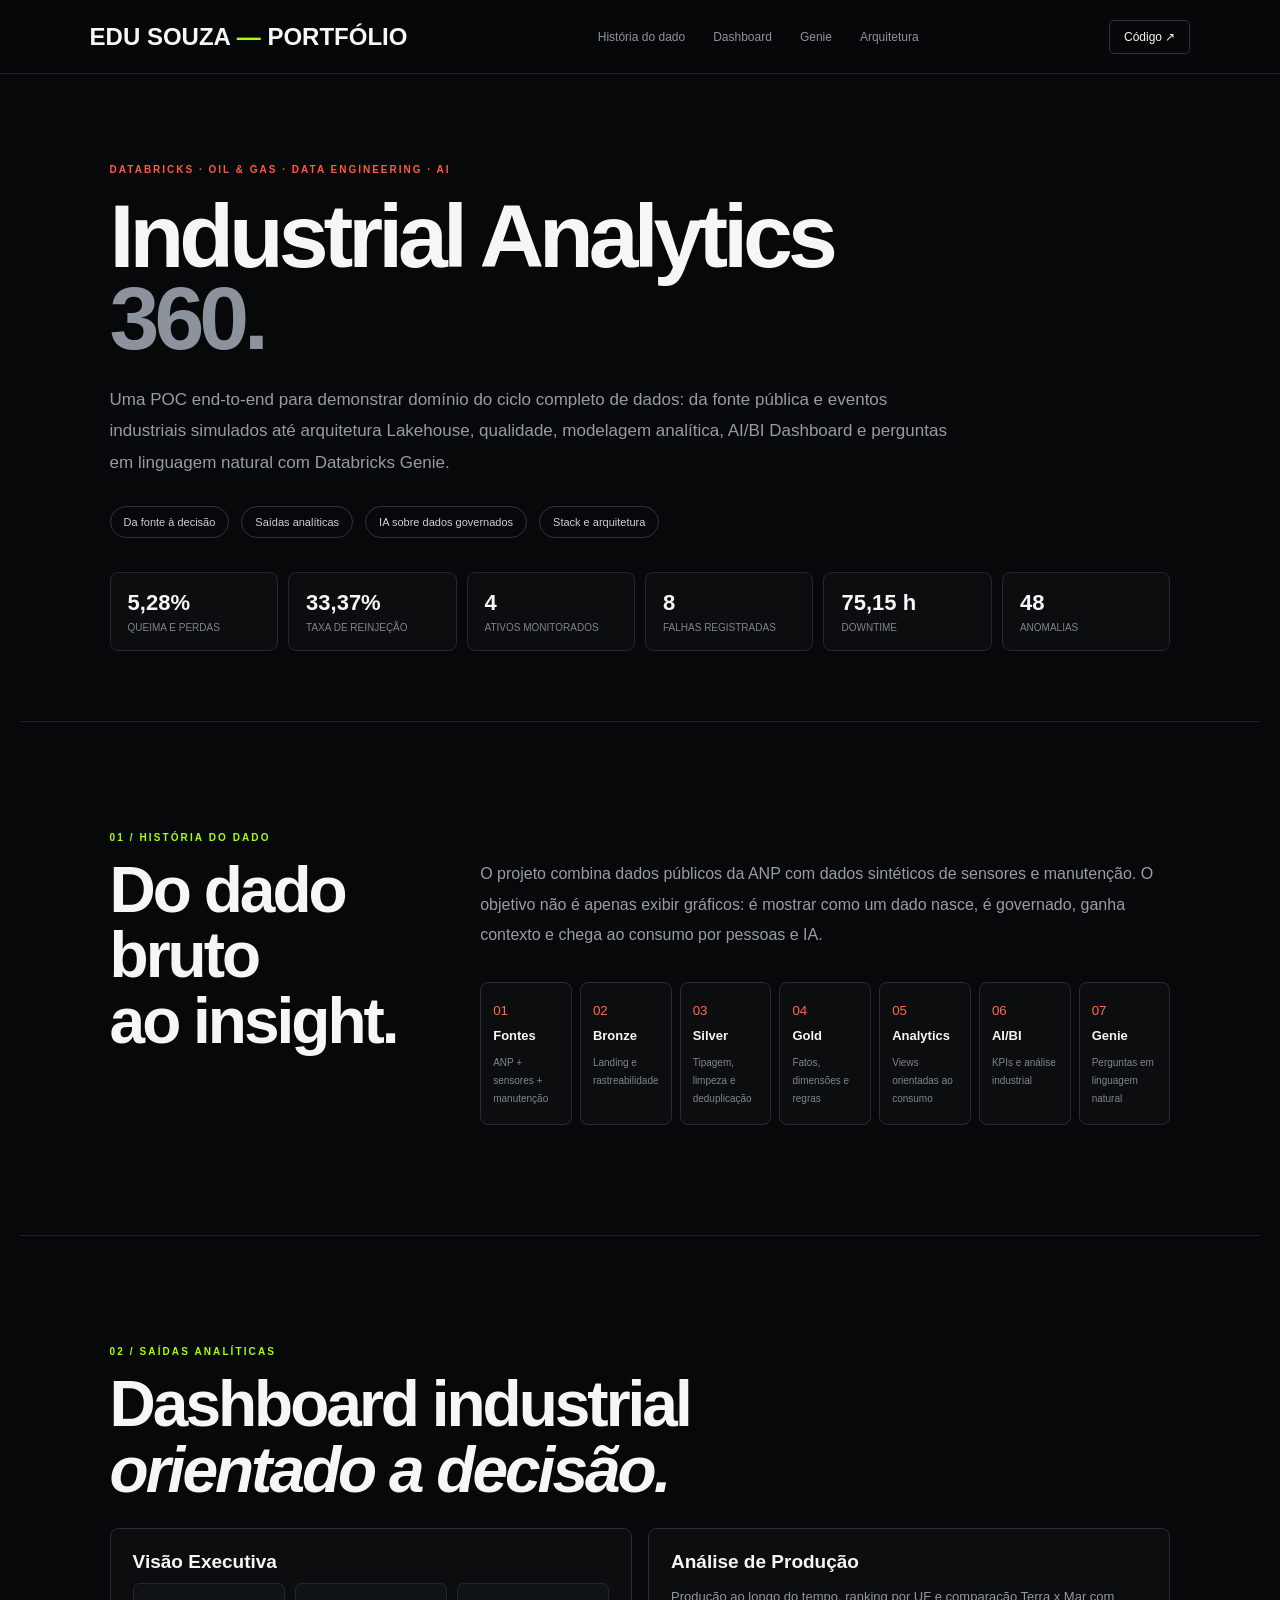
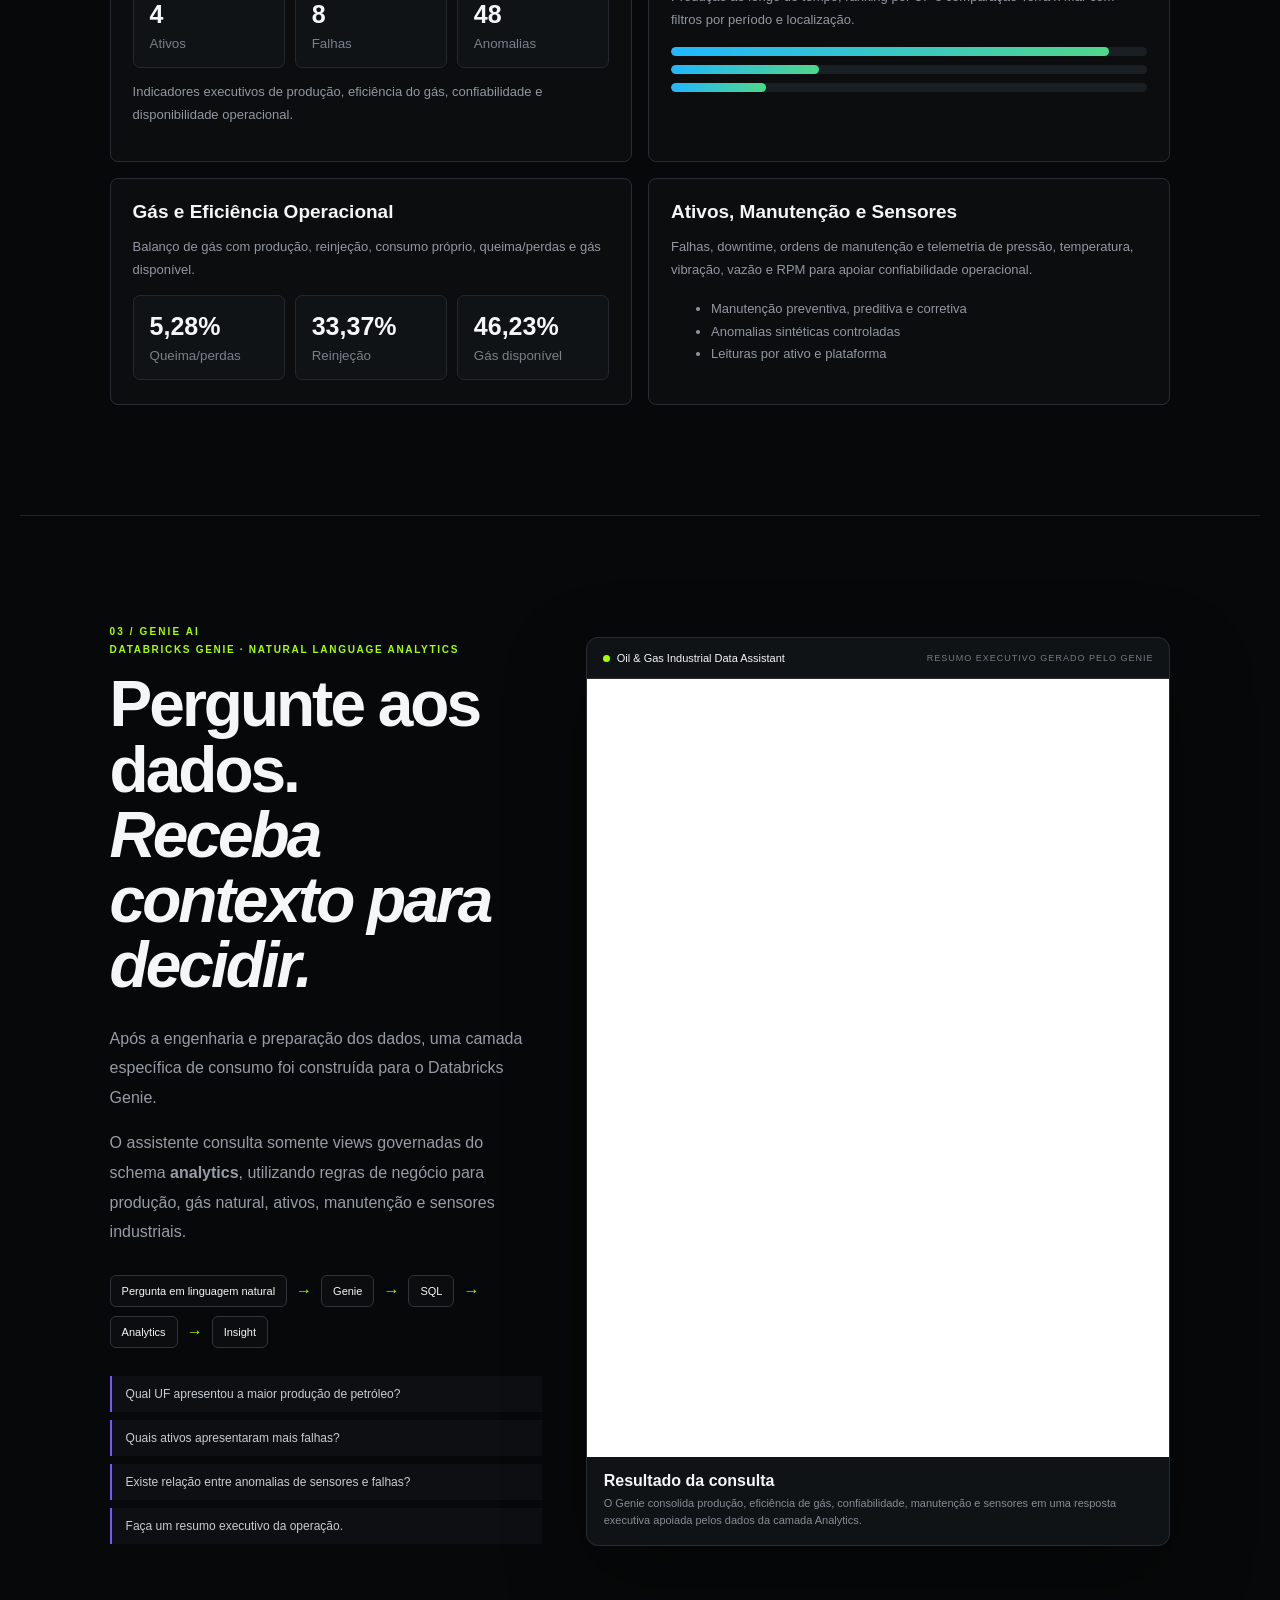
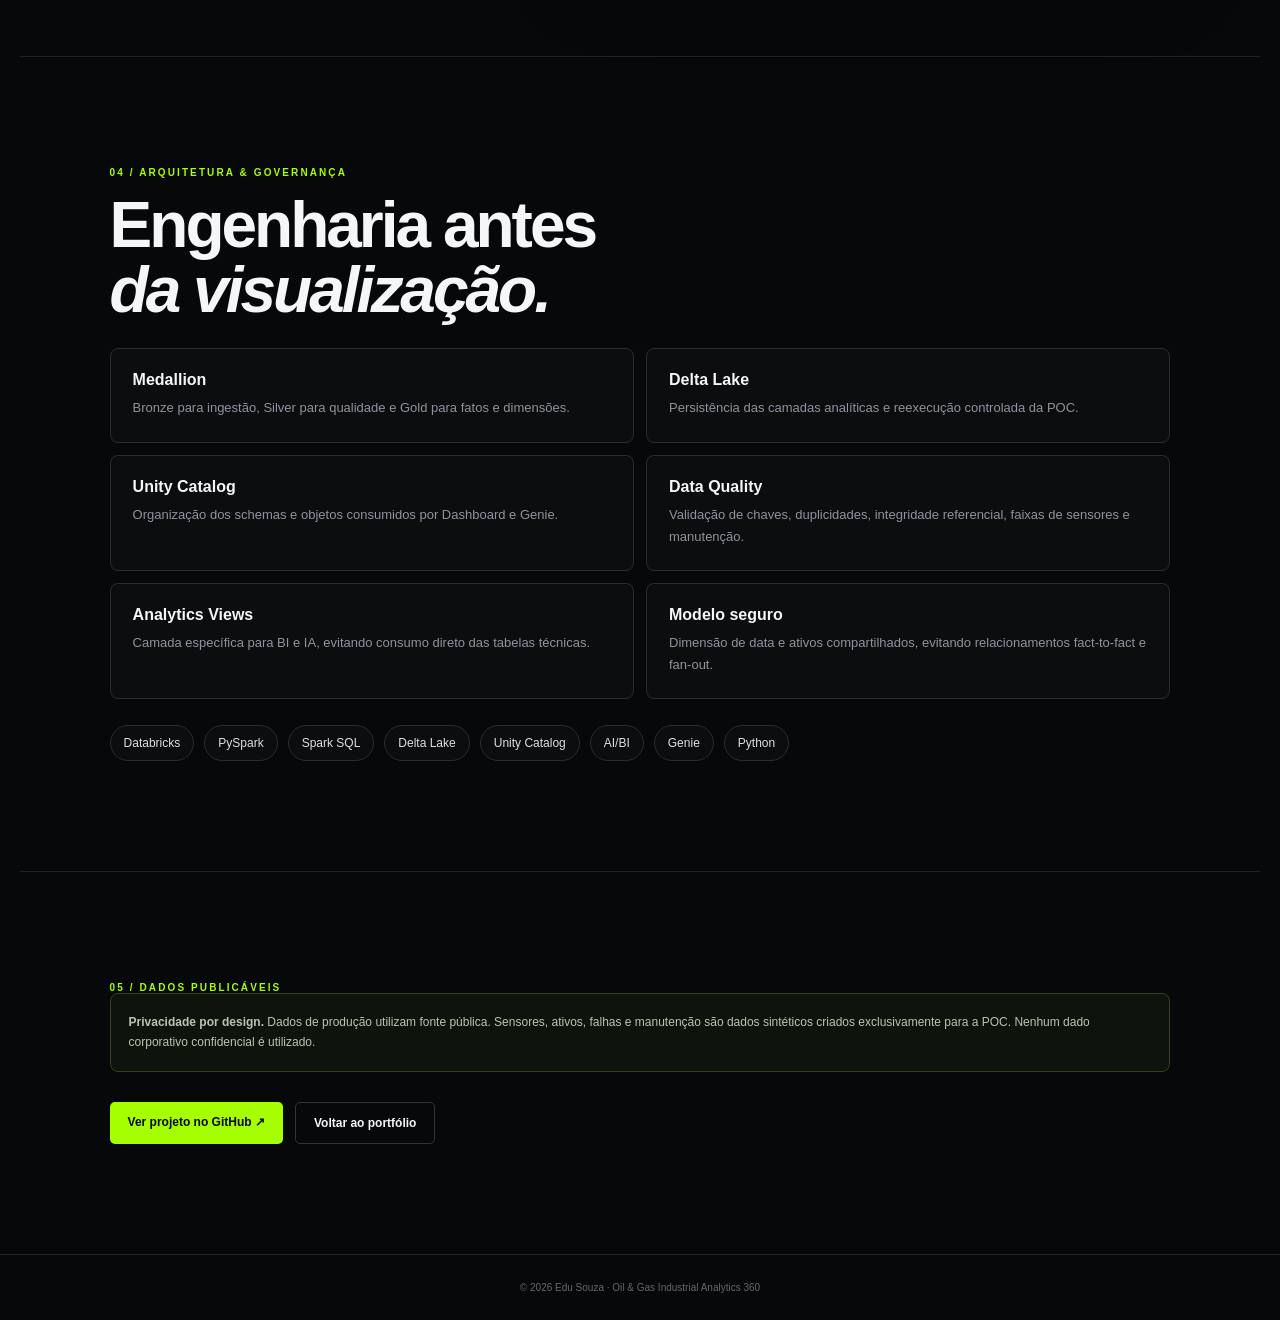
<file: projects/04-databricks-genie-ai/index.html>
<!doctype html>
<html lang="pt-BR">
<head>
<meta charset="utf-8"><meta name="viewport" content="width=device-width,initial-scale=1">
<meta name="description" content="Oil & Gas Industrial Analytics 360 — Databricks, Delta, AI/BI e Genie">
<title>Oil & Gas Industrial Analytics 360 | Edu Souza</title>
<link rel="stylesheet" href="../../assets/css/style.css">
<style>
.project-nav{display:flex;gap:12px;flex-wrap:wrap;margin:28px 0}.project-nav a{border:1px solid #30343a;border-radius:999px;padding:9px 13px;color:#cbd1d8;font-size:11px}
.hero-kicker{color:#ff5b3d;font-size:10px;font-weight:900;letter-spacing:2px}.oil-hero{max-width:1240px;margin:auto;padding:90px 7% 70px}.oil-hero h1{font-size:clamp(48px,7vw,92px);line-height:.92;letter-spacing:-5px;margin:20px 0 24px}.oil-hero h1 em{font-style:normal;color:#8d939d}.oil-hero p{max-width:840px;color:#969ca5;line-height:1.85;font-size:17px}.metrics{display:grid;grid-template-columns:repeat(6,1fr);gap:10px;margin-top:34px}.metric{background:#0b0d0f;border:1px solid #24282e;border-radius:8px;padding:17px}.metric b{display:block;font-size:22px}.metric span{display:block;color:#7e848d;font-size:10px;margin-top:6px}.story{display:grid;grid-template-columns:.45fr 1fr;gap:60px}.timeline{display:grid;grid-template-columns:repeat(7,1fr);gap:8px;margin-top:32px}.step{border:1px solid #292d33;background:#0b0d0f;border-radius:8px;padding:18px 12px;min-height:110px}.step small{color:#ff6d4a}.step b{display:block;margin:9px 0;font-size:13px}.step span{color:#7f8690;font-size:10px;line-height:1.5}.output-grid{display:grid;grid-template-columns:1fr 1fr;gap:16px}.panel{border:1px solid #292d33;border-radius:8px;background:#0b0d0f;padding:22px}.panel h3{margin:0 0 10px;font-size:19px}.panel p,.panel li{color:#9298a1;line-height:1.75;font-size:13px}.kpis{display:grid;grid-template-columns:repeat(3,1fr);gap:10px}.mini{border:1px solid #24282e;border-radius:7px;padding:16px;background:#101316}.mini strong{font-size:25px}.mini small{display:block;color:#79808a;margin-top:7px}.bars{display:grid;gap:9px;margin-top:16px}.bar{height:9px;background:#1a1f24;border-radius:999px;overflow:hidden}.bar i{display:block;height:100%;background:linear-gradient(90deg,#20b7ff,#51d68a);border-radius:999px}.genie-box{border:1px solid #3a2b58;background:linear-gradient(135deg,#14101e,#0b0d0f);border-radius:12px;padding:24px}.q{padding:11px 13px;border:1px solid #2b3037;border-radius:8px;margin:10px 0;color:#dfe3e7;font-size:12px}.answer{padding:15px;border-left:3px solid #a5ff00;background:#101316;color:#aeb5be;font-size:13px;line-height:1.7}.privacy{border:1px solid #30421d;background:#0e130b;border-radius:8px;padding:18px;color:#bac5b1;font-size:12px;line-height:1.7}
@media(max-width:1000px){.metrics{grid-template-columns:repeat(3,1fr)}.timeline{grid-template-columns:repeat(2,1fr)}.story{grid-template-columns:1fr}.output-grid{grid-template-columns:1fr}}
@media(max-width:600px){.metrics,.kpis{grid-template-columns:1fr 1fr}.oil-hero h1{letter-spacing:-3px}.timeline{grid-template-columns:1fr}}

.genie-showcase{display:grid;grid-template-columns:.85fr 1.15fr;gap:44px;align-items:center}
.genie-label{color:#a5ff00;font-size:10px;font-weight:800;letter-spacing:1.7px}
.genie-copy p{color:#979da6;line-height:1.85;max-width:620px}
.genie-flow{display:flex;gap:9px;flex-wrap:wrap;align-items:center;margin:28px 0}
.genie-flow span{border:1px solid #30343a;background:#0b0d0f;border-radius:6px;padding:9px 11px;font-size:11px}
.genie-flow b{color:#a5ff00}
.genie-questions{display:grid;gap:8px}
.genie-questions div{border-left:2px solid #7657ff;background:#0d0f12;padding:11px 14px;color:#c8cdd3;font-size:12px}
.genie-result{border:1px solid #292d33;border-radius:12px;overflow:hidden;background:#101316;box-shadow:0 30px 80px rgba(0,0,0,.35)}
.genie-window-header{display:flex;justify-content:space-between;align-items:center;padding:14px 16px;border-bottom:1px solid #292d33;font-size:11px;gap:16px}
.genie-window-header small{color:#747a84;font-size:9px;letter-spacing:1px;text-align:right}
.status-dot{display:inline-block;width:7px;height:7px;margin-right:7px;border-radius:50%;background:#a5ff00}
.genie-result img{display:block;width:100%;height:auto;background:#fff;image-rendering:auto}
.genie-caption{padding:15px 17px}
.genie-caption strong,.genie-caption span{display:block}
.genie-caption span{margin-top:5px;color:#858c95;line-height:1.6;font-size:11px}
@media(max-width:900px){.genie-showcase{grid-template-columns:1fr}}

</style>
</head>
<body>
<header><a class="logo" href="../../">EDU SOUZA <span>—</span> PORTFÓLIO</a><nav><a href="#historia">História do dado</a><a href="#dashboard">Dashboard</a><a href="#genie">Genie</a><a href="#arquitetura">Arquitetura</a></nav><a class="gh" href="https://github.com/edusouzaengcomp/edusouza.engcomp-portfolio/tree/main/projects/04-databricks-genie-ai" target="_blank" rel="noreferrer">Código ↗</a></header>

<main>
<section class="oil-hero">
<div class="hero-kicker">DATABRICKS · OIL & GAS · DATA ENGINEERING · AI</div>
<h1>Industrial Analytics<br><em>360.</em></h1>
<p>Uma POC end-to-end para demonstrar domínio do ciclo completo de dados: da fonte pública e eventos industriais simulados até arquitetura Lakehouse, qualidade, modelagem analítica, AI/BI Dashboard e perguntas em linguagem natural com Databricks Genie.</p>
<div class="project-nav"><a href="#historia">Da fonte à decisão</a><a href="#dashboard">Saídas analíticas</a><a href="#genie">IA sobre dados governados</a><a href="#arquitetura">Stack e arquitetura</a></div>
<div class="metrics">
<div class="metric"><b>5,28%</b><span>QUEIMA E PERDAS</span></div>
<div class="metric"><b>33,37%</b><span>TAXA DE REINJEÇÃO</span></div>
<div class="metric"><b>4</b><span>ATIVOS MONITORADOS</span></div>
<div class="metric"><b>8</b><span>FALHAS REGISTRADAS</span></div>
<div class="metric"><b>75,15 h</b><span>DOWNTIME</span></div>
<div class="metric"><b>48</b><span>ANOMALIAS</span></div>
</div>
</section>

<section id="historia" class="section">
<div class="tag">01 / HISTÓRIA DO DADO</div>
<div class="story"><div><h2>Do dado bruto<br>ao insight.</h2></div><div><p style="color:#979da6;line-height:1.9">O projeto combina dados públicos da ANP com dados sintéticos de sensores e manutenção. O objetivo não é apenas exibir gráficos: é mostrar como um dado nasce, é governado, ganha contexto e chega ao consumo por pessoas e IA.</p>
<div class="timeline">
<div class="step"><small>01</small><b>Fontes</b><span>ANP + sensores + manutenção</span></div>
<div class="step"><small>02</small><b>Bronze</b><span>Landing e rastreabilidade</span></div>
<div class="step"><small>03</small><b>Silver</b><span>Tipagem, limpeza e deduplicação</span></div>
<div class="step"><small>04</small><b>Gold</b><span>Fatos, dimensões e regras</span></div>
<div class="step"><small>05</small><b>Analytics</b><span>Views orientadas ao consumo</span></div>
<div class="step"><small>06</small><b>AI/BI</b><span>KPIs e análise industrial</span></div>
<div class="step"><small>07</small><b>Genie</b><span>Perguntas em linguagem natural</span></div>
</div></div></div>
</section>

<section id="dashboard" class="section">
<div class="tag">02 / SAÍDAS ANALÍTICAS</div>
<h2>Dashboard industrial<br><em>orientado a decisão.</em></h2>
<div class="output-grid">
<div class="panel"><h3>Visão Executiva</h3><div class="kpis"><div class="mini"><strong>4</strong><small>Ativos</small></div><div class="mini"><strong>8</strong><small>Falhas</small></div><div class="mini"><strong>48</strong><small>Anomalias</small></div></div><p>Indicadores executivos de produção, eficiência do gás, confiabilidade e disponibilidade operacional.</p></div>
<div class="panel"><h3>Análise de Produção</h3><p>Produção ao longo do tempo, ranking por UF e comparação Terra x Mar com filtros por período e localização.</p><div class="bars"><div class="bar"><i style="width:92%"></i></div><div class="bar"><i style="width:31%"></i></div><div class="bar"><i style="width:20%"></i></div></div></div>
<div class="panel"><h3>Gás e Eficiência Operacional</h3><p>Balanço de gás com produção, reinjeção, consumo próprio, queima/perdas e gás disponível.</p><div class="kpis"><div class="mini"><strong>5,28%</strong><small>Queima/perdas</small></div><div class="mini"><strong>33,37%</strong><small>Reinjeção</small></div><div class="mini"><strong>46,23%</strong><small>Gás disponível</small></div></div></div>
<div class="panel"><h3>Ativos, Manutenção e Sensores</h3><p>Falhas, downtime, ordens de manutenção e telemetria de pressão, temperatura, vibração, vazão e RPM para apoiar confiabilidade operacional.</p><ul><li>Manutenção preventiva, preditiva e corretiva</li><li>Anomalias sintéticas controladas</li><li>Leituras por ativo e plataforma</li></ul></div>
</div>
</section>

<section id="genie" class="section">
<div class="tag">03 / GENIE AI</div>
<div class="genie-showcase">
  <div class="genie-copy">
    <span class="genie-label">DATABRICKS GENIE · NATURAL LANGUAGE ANALYTICS</span>
    <h2>Pergunte aos dados.<br><em>Receba contexto para decidir.</em></h2>
    <p>Após a engenharia e preparação dos dados, uma camada específica de consumo foi construída para o Databricks Genie.</p>
    <p>O assistente consulta somente views governadas do schema <strong>analytics</strong>, utilizando regras de negócio para produção, gás natural, ativos, manutenção e sensores industriais.</p>
    <div class="genie-flow">
      <span>Pergunta em linguagem natural</span><b>→</b><span>Genie</span><b>→</b><span>SQL</span><b>→</b><span>Analytics</span><b>→</b><span>Insight</span>
    </div>
    <div class="genie-questions">
      <div>Qual UF apresentou a maior produção de petróleo?</div>
      <div>Quais ativos apresentaram mais falhas?</div>
      <div>Existe relação entre anomalias de sensores e falhas?</div>
      <div>Faça um resumo executivo da operação.</div>
    </div>
  </div>
  <div class="genie-result">
    <div class="genie-window-header">
      <div><span class="status-dot"></span>Oil &amp; Gas Industrial Data Assistant</div>
      <small>RESUMO EXECUTIVO GERADO PELO GENIE</small>
    </div>
    <img src="genie/genie-resumo-executivo.gif" alt="Relatório executivo de Oil & Gas gerado pelo Databricks Genie" loading="lazy">
    <div class="genie-caption">
      <strong>Resultado da consulta</strong>
      <span>O Genie consolida produção, eficiência de gás, confiabilidade, manutenção e sensores em uma resposta executiva apoiada pelos dados da camada Analytics.</span>
    </div>
  </div>
</div>
</section>

<section id="arquitetura" class="section">
<div class="tag">04 / ARQUITETURA & GOVERNANÇA</div>
<h2>Engenharia antes<br><em>da visualização.</em></h2>
<div class="case-list">
<div><b>Medallion</b><span>Bronze para ingestão, Silver para qualidade e Gold para fatos e dimensões.</span></div>
<div><b>Delta Lake</b><span>Persistência das camadas analíticas e reexecução controlada da POC.</span></div>
<div><b>Unity Catalog</b><span>Organização dos schemas e objetos consumidos por Dashboard e Genie.</span></div>
<div><b>Data Quality</b><span>Validação de chaves, duplicidades, integridade referencial, faixas de sensores e manutenção.</span></div>
<div><b>Analytics Views</b><span>Camada específica para BI e IA, evitando consumo direto das tabelas técnicas.</span></div>
<div><b>Modelo seguro</b><span>Dimensão de data e ativos compartilhados, evitando relacionamentos fact-to-fact e fan-out.</span></div>
</div>
<div class="case-tags" style="margin-top:26px"><span>Databricks</span><span>PySpark</span><span>Spark SQL</span><span>Delta Lake</span><span>Unity Catalog</span><span>AI/BI</span><span>Genie</span><span>Python</span></div>
</section>

<section class="section">
<div class="tag">05 / DADOS PUBLICÁVEIS</div>
<div class="privacy"><b>Privacidade por design.</b> Dados de produção utilizam fonte pública. Sensores, ativos, falhas e manutenção são dados sintéticos criados exclusivamente para a POC. Nenhum dado corporativo confidencial é utilizado.</div>
<div class="actions"><a class="primary" href="https://github.com/edusouzaengcomp/edusouza.engcomp-portfolio/tree/main/projects/04-databricks-genie-ai" target="_blank">Ver projeto no GitHub ↗</a><a class="secondary" href="../../">Voltar ao portfólio</a></div>
</section>
</main>
<footer>© 2026 Edu Souza · Oil & Gas Industrial Analytics 360</footer>
</body></html>
</file>
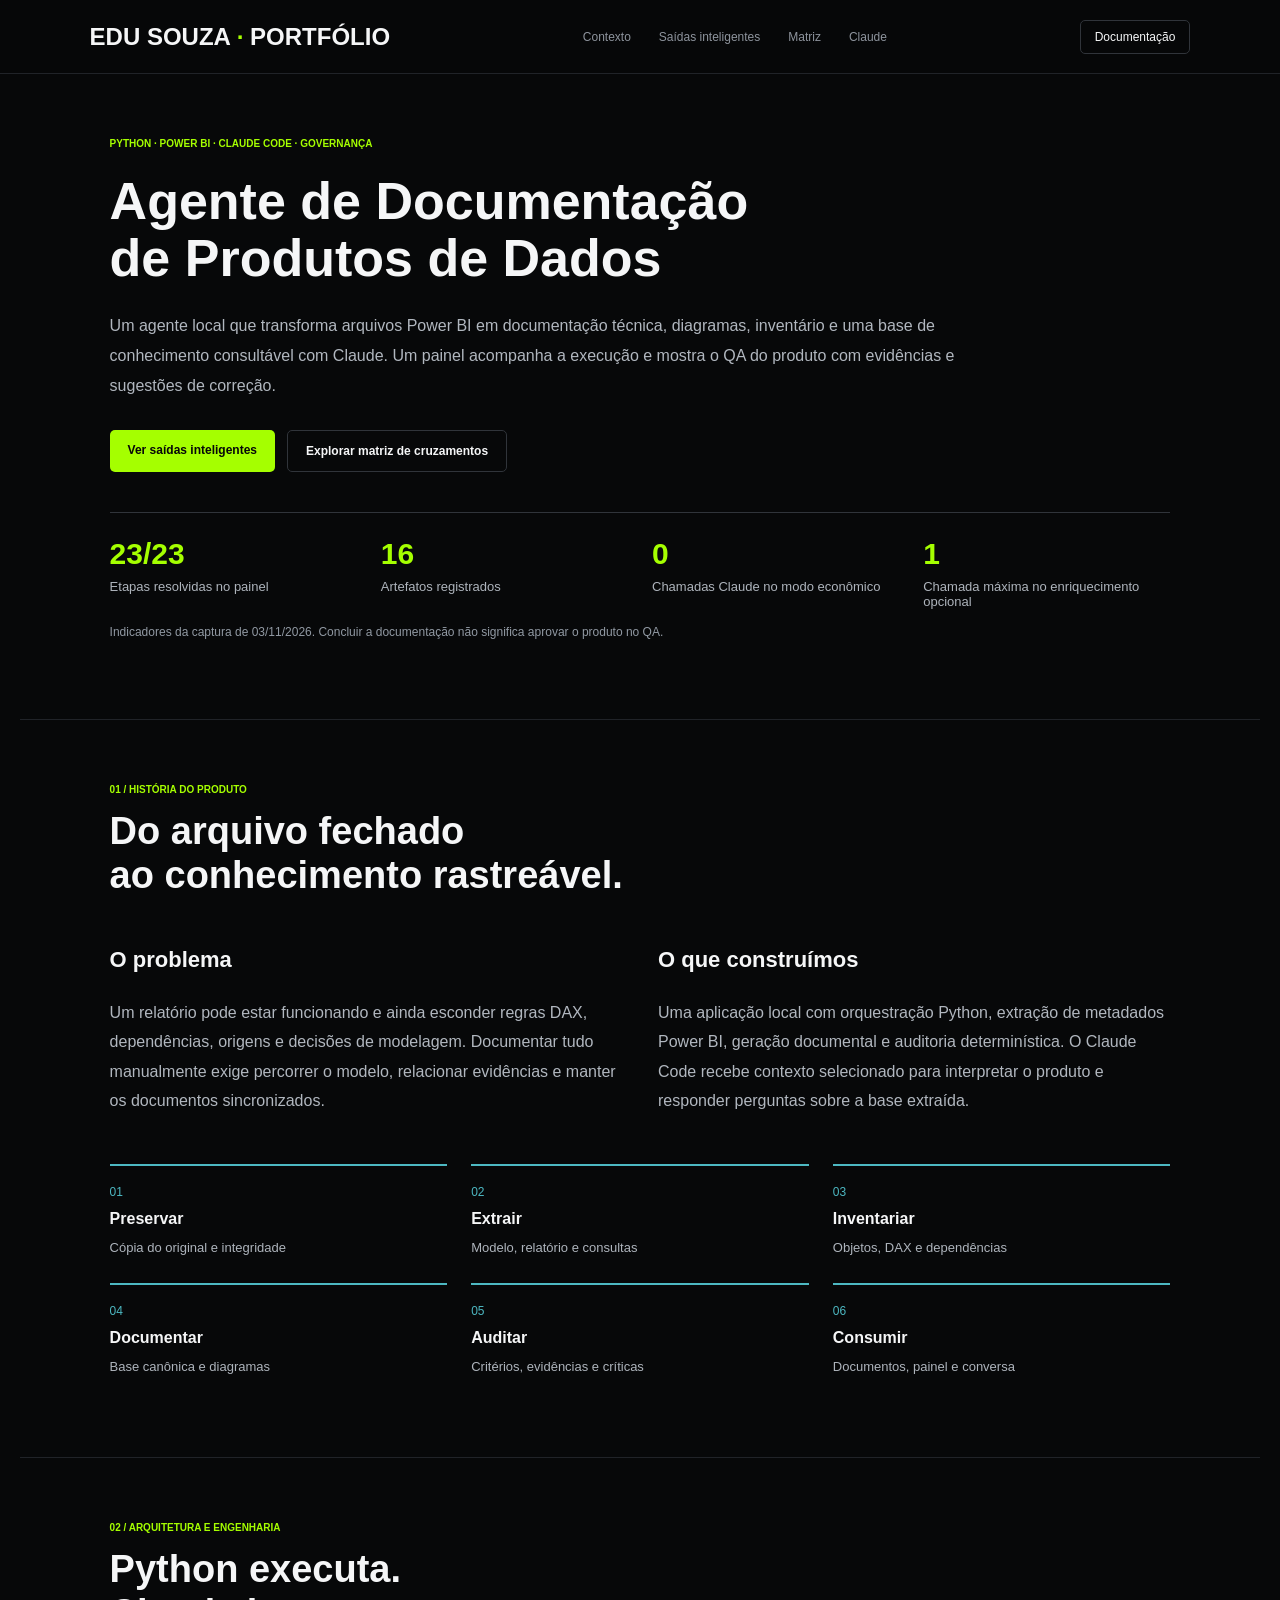
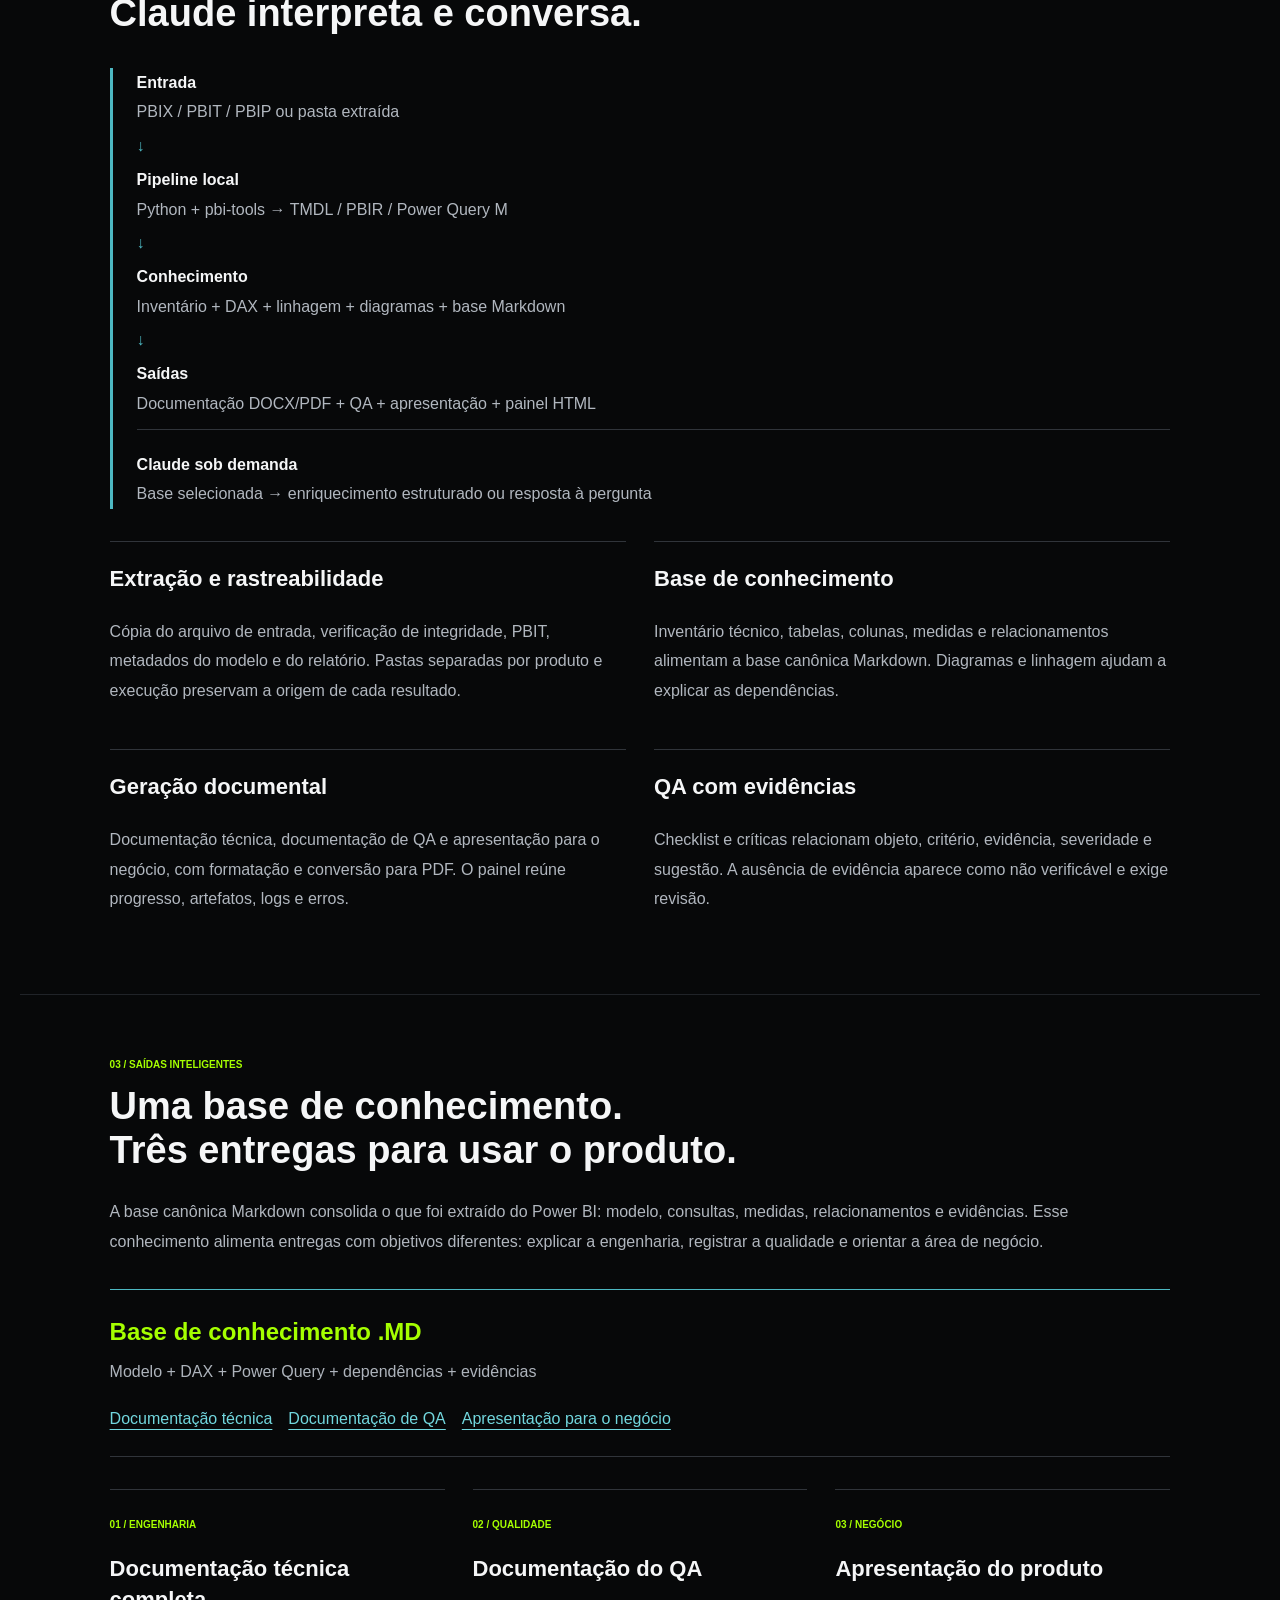
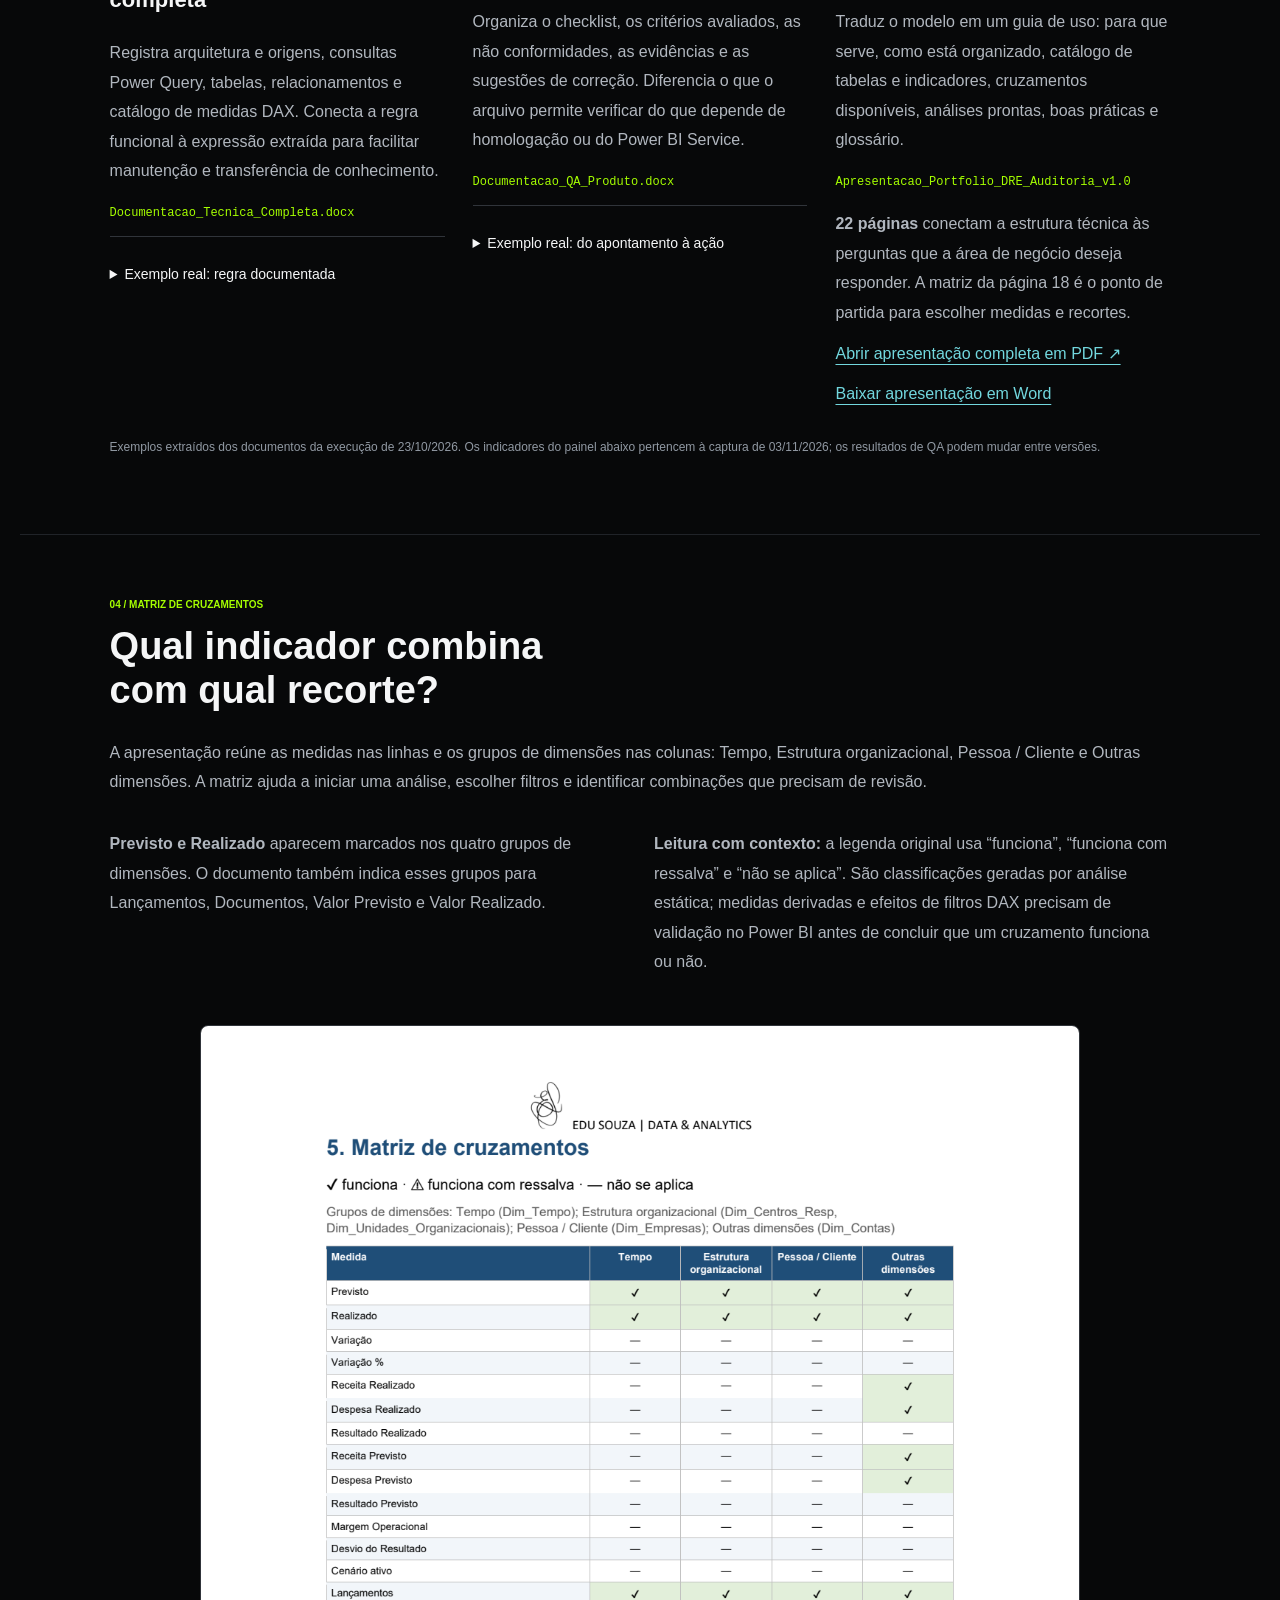
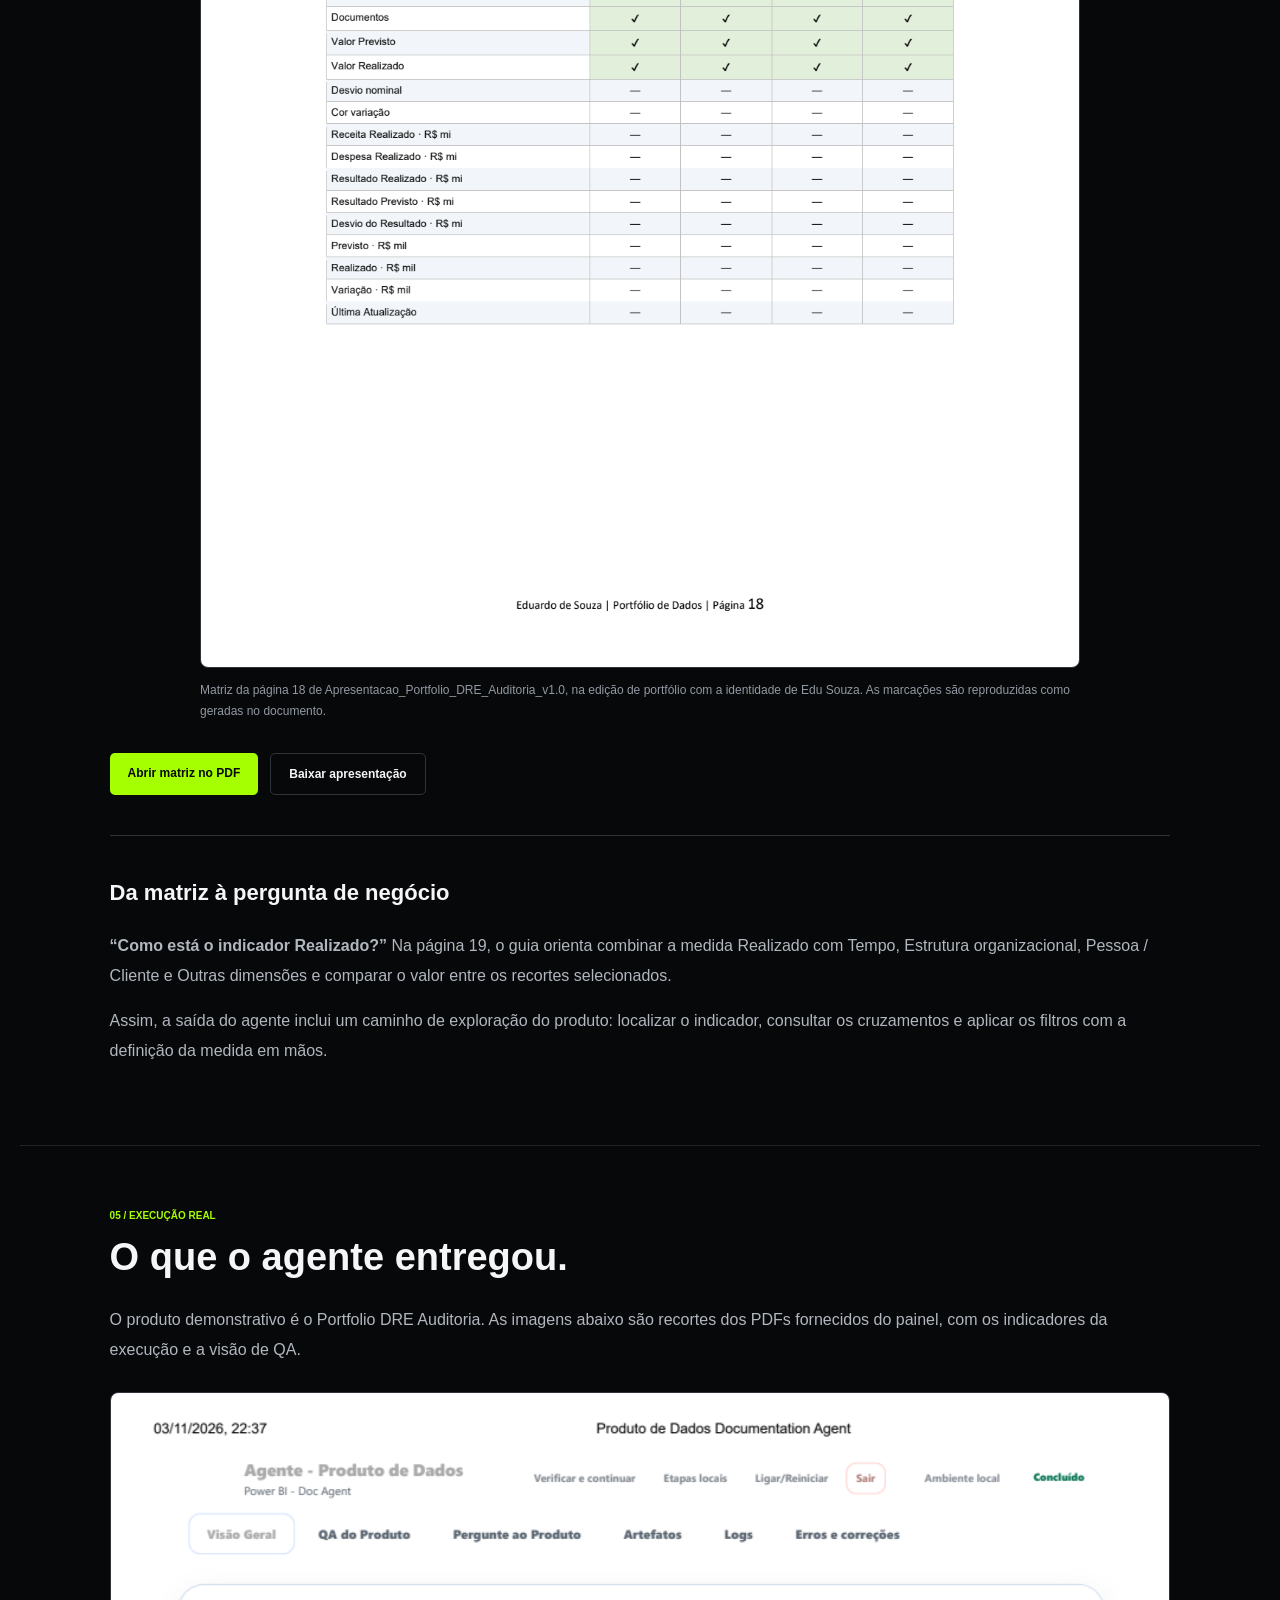
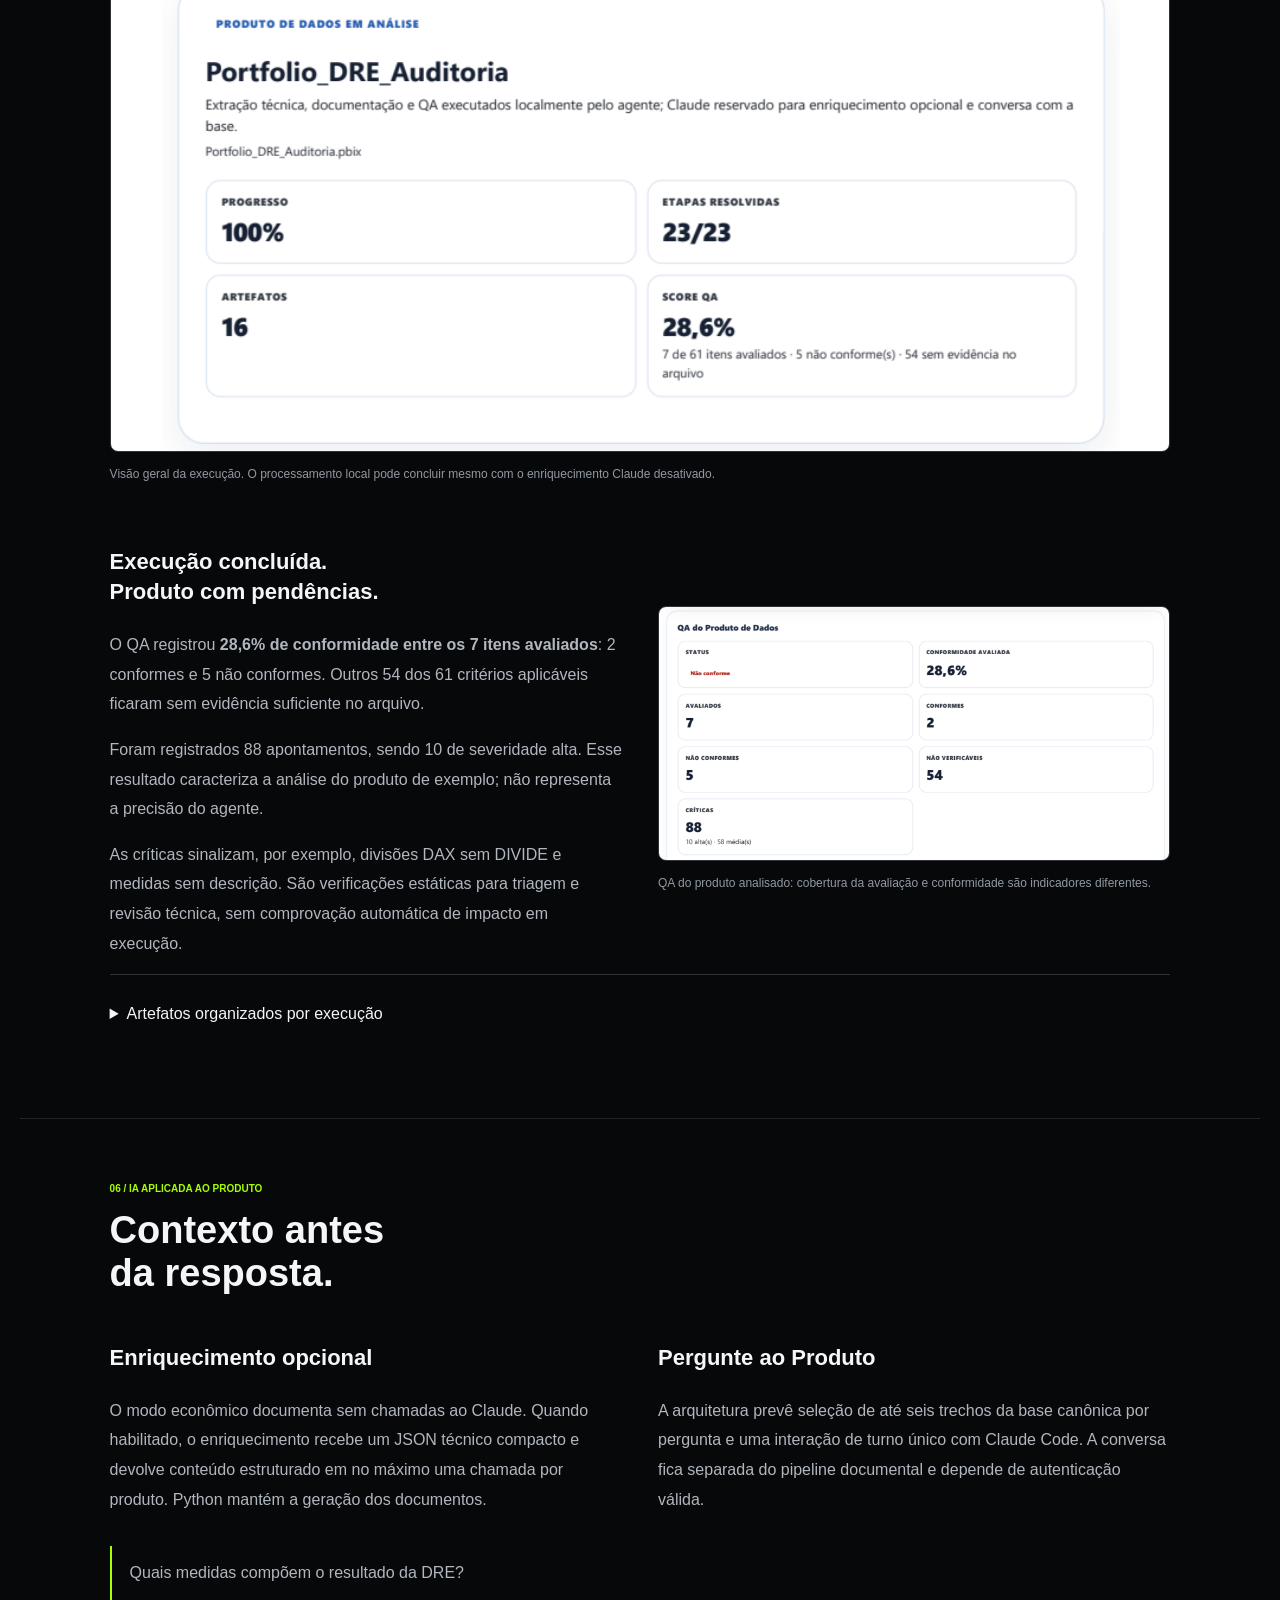
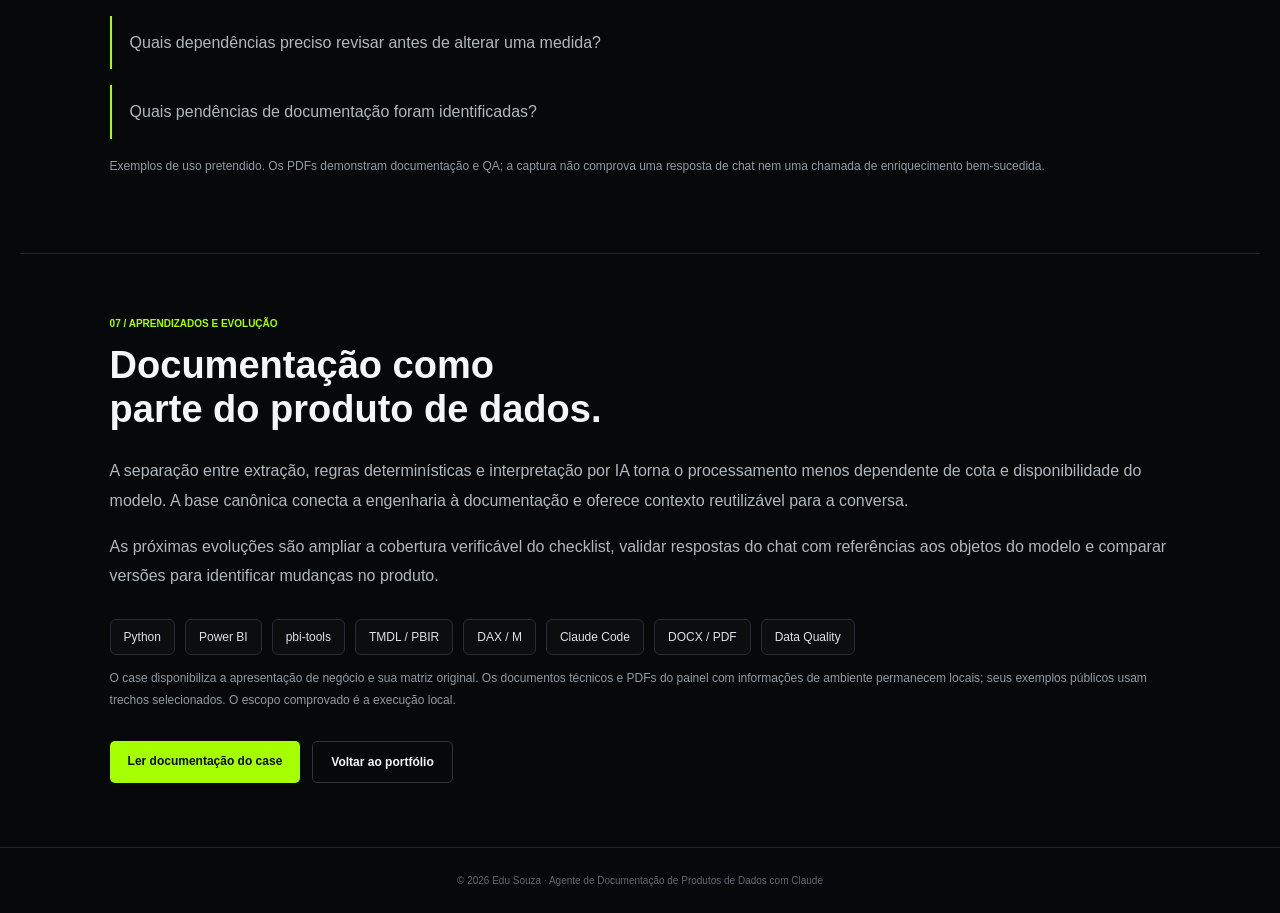
<file: projects/05-agente-documentacao-claude/index.html>
<!doctype html>
<html lang="pt-BR">
<head>
<meta charset="utf-8"><meta name="viewport" content="width=device-width,initial-scale=1">
<title>Agente de Documentação com Claude | Edu Souza</title>
<meta name="description" content="Como construí um agente local para documentar produtos Power BI, gerar linhagem e QA com evidências e consultar a base de conhecimento com Claude.">
<link rel="stylesheet" href="../../assets/css/style.css"><link rel="stylesheet" href="case.css"><link rel="stylesheet" href="outputs.css">
</head>
<body class="doc-case">
<header><a class="logo" href="../../">EDU SOUZA <span>·</span> PORTFÓLIO</a><nav aria-label="Seções do projeto"><a href="#historia">Contexto</a><a href="#saidas">Saídas inteligentes</a><a href="#matriz">Matriz</a><a href="#claude">Claude</a></nav><a class="gh" href="README.md">Documentação</a></header>
<main>
<section class="doc-hero">
<div class="tag">PYTHON · POWER BI · CLAUDE CODE · GOVERNANÇA</div>
<h1>Agente de Documentação<br>de Produtos de Dados</h1>
<p>Um agente local que transforma arquivos Power BI em documentação técnica, diagramas, inventário e uma base de conhecimento consultável com Claude. Um painel acompanha a execução e mostra o QA do produto com evidências e sugestões de correção.</p>
<div class="actions"><a class="primary" href="#saidas">Ver saídas inteligentes</a><a class="secondary" href="#matriz">Explorar matriz de cruzamentos</a></div>
<dl class="metrics"><div><dt>23/23</dt><dd>Etapas resolvidas no painel</dd></div><div><dt>16</dt><dd>Artefatos registrados</dd></div><div><dt>0</dt><dd>Chamadas Claude no modo econômico</dd></div><div><dt>1</dt><dd>Chamada máxima no enriquecimento opcional</dd></div></dl>
<p class="caption">Indicadores da captura de 03/11/2026. Concluir a documentação não significa aprovar o produto no QA.</p>
</section>
<section id="historia" class="section">
<div class="tag">01 / HISTÓRIA DO PRODUTO</div><h2>Do arquivo fechado<br>ao conhecimento rastreável.</h2>
<div class="story"><div><h3>O problema</h3><p>Um relatório pode estar funcionando e ainda esconder regras DAX, dependências, origens e decisões de modelagem. Documentar tudo manualmente exige percorrer o modelo, relacionar evidências e manter os documentos sincronizados.</p></div><div><h3>O que construímos</h3><p>Uma aplicação local com orquestração Python, extração de metadados Power BI, geração documental e auditoria determinística. O Claude Code recebe contexto selecionado para interpretar o produto e responder perguntas sobre a base extraída.</p></div></div>
<ol class="pipeline"><li><b>Preservar</b><span>Cópia do original e integridade</span></li><li><b>Extrair</b><span>Modelo, relatório e consultas</span></li><li><b>Inventariar</b><span>Objetos, DAX e dependências</span></li><li><b>Documentar</b><span>Base canônica e diagramas</span></li><li><b>Auditar</b><span>Critérios, evidências e críticas</span></li><li><b>Consumir</b><span>Documentos, painel e conversa</span></li></ol>
</section>
<section id="arquitetura" class="section">
<div class="tag">02 / ARQUITETURA E ENGENHARIA</div><h2>Python executa.<br>Claude interpreta e conversa.</h2>
<div class="architecture" aria-label="Fluxo de processamento"><p><b>Entrada</b> PBIX / PBIT / PBIP ou pasta extraída</p><span aria-hidden="true">↓</span><p><b>Pipeline local</b> Python + pbi-tools → TMDL / PBIR / Power Query M</p><span aria-hidden="true">↓</span><p><b>Conhecimento</b> Inventário + DAX + linhagem + diagramas + base Markdown</p><span aria-hidden="true">↓</span><p><b>Saídas</b> Documentação DOCX/PDF + QA + apresentação + painel HTML</p><p class="ai-branch"><b>Claude sob demanda</b> Base selecionada → enriquecimento estruturado ou resposta à pergunta</p></div>
<div class="deliverables"><article><h3>Extração e rastreabilidade</h3><p>Cópia do arquivo de entrada, verificação de integridade, PBIT, metadados do modelo e do relatório. Pastas separadas por produto e execução preservam a origem de cada resultado.</p></article><article><h3>Base de conhecimento</h3><p>Inventário técnico, tabelas, colunas, medidas e relacionamentos alimentam a base canônica Markdown. Diagramas e linhagem ajudam a explicar as dependências.</p></article><article><h3>Geração documental</h3><p>Documentação técnica, documentação de QA e apresentação para o negócio, com formatação e conversão para PDF. O painel reúne progresso, artefatos, logs e erros.</p></article><article><h3>QA com evidências</h3><p>Checklist e críticas relacionam objeto, critério, evidência, severidade e sugestão. A ausência de evidência aparece como não verificável e exige revisão.</p></article></div>
</section>
<section id="saidas" class="section">
<div class="tag">03 / SAÍDAS INTELIGENTES</div><h2>Uma base de conhecimento.<br>Três entregas para usar o produto.</h2>
<p>A base canônica Markdown consolida o que foi extraído do Power BI: modelo, consultas, medidas, relacionamentos e evidências. Esse conhecimento alimenta entregas com objetivos diferentes: explicar a engenharia, registrar a qualidade e orientar a área de negócio.</p>
<div class="knowledge-flow"><b>Base de conhecimento .MD</b><span>Modelo + DAX + Power Query + dependências + evidências</span><div><a href="#tecnica">Documentação técnica</a><a href="#qa-documento">Documentação de QA</a><a href="#apresentacao">Apresentação para o negócio</a></div></div>
<div class="output-docs">
<article id="tecnica"><span class="tag">01 / ENGENHARIA</span><h3>Documentação técnica completa</h3><p>Registra arquitetura e origens, consultas Power Query, tabelas, relacionamentos e catálogo de medidas DAX. Conecta a regra funcional à expressão extraída para facilitar manutenção e transferência de conhecimento.</p><p class="filename">Documentacao_Tecnica_Completa.docx</p><details><summary>Exemplo real: regra documentada</summary><p><strong>Variação:</strong> diferença entre o valor realizado e o valor previsto.</p><pre><code>[Realizado] - [Previsto]</code></pre><p><strong>Variação %:</strong> variação dividida pelo valor absoluto do previsto, com proteção contra divisão por zero.</p><pre><code>DIVIDE([Variação], ABS([Previsto]))</code></pre></details></article>
<article id="qa-documento"><span class="tag">02 / QUALIDADE</span><h3>Documentação do QA</h3><p>Organiza o checklist, os critérios avaliados, as não conformidades, as evidências e as sugestões de correção. Diferencia o que o arquivo permite verificar do que depende de homologação ou do Power BI Service.</p><p class="filename">Documentacao_QA_Produto.docx</p><details><summary>Exemplo real: do apontamento à ação</summary><p><strong>EST-06 · Expurgo de medidas não utilizadas.</strong> A análise local sinaliza medidas órfãs. A ação recomendada é confirmar o uso em relatórios conectados e remover ou documentar o motivo de existir.</p><p>O documento registra também um plano de correção por severidade e os itens sem evidência local.</p></details></article>
<article id="apresentacao"><span class="tag">03 / NEGÓCIO</span><h3>Apresentação do produto</h3><p>Traduz o modelo em um guia de uso: para que serve, como está organizado, catálogo de tabelas e indicadores, cruzamentos disponíveis, análises prontas, boas práticas e glossário.</p><p class="filename">Apresentacao_Portfolio_DRE_Auditoria_v1.0</p><p><strong>22 páginas</strong> conectam a estrutura técnica às perguntas que a área de negócio deseja responder. A matriz da página 18 é o ponto de partida para escolher medidas e recortes.</p><a class="text-link" href="documentos/Apresentacao_Portfolio_DRE_Auditoria_v1.0.pdf" target="_blank" rel="noopener">Abrir apresentação completa em PDF ↗</a><p><a class="text-link" href="documentos/Apresentacao_Portfolio_DRE_Auditoria_v1.0.docx" download>Baixar apresentação em Word</a></p></article>
</div>
<p class="caption">Exemplos extraídos dos documentos da execução de 23/10/2026. Os indicadores do painel abaixo pertencem à captura de 03/11/2026; os resultados de QA podem mudar entre versões.</p>
</section>
<section id="matriz" class="section">
<div class="tag">04 / MATRIZ DE CRUZAMENTOS</div><h2>Qual indicador combina<br>com qual recorte?</h2>
<p>A apresentação reúne as medidas nas linhas e os grupos de dimensões nas colunas: Tempo, Estrutura organizacional, Pessoa / Cliente e Outras dimensões. A matriz ajuda a iniciar uma análise, escolher filtros e identificar combinações que precisam de revisão.</p>
<div class="matrix-summary"><p><strong>Previsto e Realizado</strong> aparecem marcados nos quatro grupos de dimensões. O documento também indica esses grupos para Lançamentos, Documentos, Valor Previsto e Valor Realizado.</p><p><strong>Leitura com contexto:</strong> a legenda original usa “funciona”, “funciona com ressalva” e “não se aplica”. São classificações geradas por análise estática; medidas derivadas e efeitos de filtros DAX precisam de validação no Power BI antes de concluir que um cruzamento funciona ou não.</p></div>
<figure class="matrix-preview"><a href="evidencias/matriz-cruzamentos.png" target="_blank" rel="noopener" aria-label="Abrir imagem da página 18 da apresentação"><img src="evidencias/matriz-cruzamentos.png" alt="Página 18 da apresentação: matriz com 28 medidas e quatro grupos de dimensões, com a identidade de Edu Souza" loading="lazy"></a><figcaption>Matriz da página 18 de Apresentacao_Portfolio_DRE_Auditoria_v1.0, na edição de portfólio com a identidade de Edu Souza. As marcações são reproduzidas como geradas no documento.</figcaption></figure>
<div class="actions"><a class="primary" href="documentos/Apresentacao_Portfolio_DRE_Auditoria_v1.0.pdf#page=18" target="_blank" rel="noopener">Abrir matriz no PDF</a><a class="secondary" href="documentos/Apresentacao_Portfolio_DRE_Auditoria_v1.0.pdf" download>Baixar apresentação</a></div>
<div class="business-example"><h3>Da matriz à pergunta de negócio</h3><p><strong>“Como está o indicador Realizado?”</strong> Na página 19, o guia orienta combinar a medida Realizado com Tempo, Estrutura organizacional, Pessoa / Cliente e Outras dimensões e comparar o valor entre os recortes selecionados.</p><p>Assim, a saída do agente inclui um caminho de exploração do produto: localizar o indicador, consultar os cruzamentos e aplicar os filtros com a definição da medida em mãos.</p></div>
</section>
<section id="evidencias" class="section">
<div class="tag">05 / EXECUÇÃO REAL</div><h2>O que o agente entregou.</h2>
<p>O produto demonstrativo é o Portfolio DRE Auditoria. As imagens abaixo são recortes dos PDFs fornecidos do painel, com os indicadores da execução e a visão de QA.</p>
<figure><img src="evidencias/execucao.png" alt="Painel real: documentação concluída, progresso de 100%, 23 de 23 etapas resolvidas e 16 artefatos" loading="lazy"><figcaption>Visão geral da execução. O processamento local pode concluir mesmo com o enriquecimento Claude desativado.</figcaption></figure>
<div class="qa-story"><div><h3>Execução concluída.<br>Produto com pendências.</h3><p>O QA registrou <strong>28,6% de conformidade entre os 7 itens avaliados</strong>: 2 conformes e 5 não conformes. Outros 54 dos 61 critérios aplicáveis ficaram sem evidência suficiente no arquivo.</p><p>Foram registrados 88 apontamentos, sendo 10 de severidade alta. Esse resultado caracteriza a análise do produto de exemplo; não representa a precisão do agente.</p><p>As críticas sinalizam, por exemplo, divisões DAX sem DIVIDE e medidas sem descrição. São verificações estáticas para triagem e revisão técnica, sem comprovação automática de impacto em execução.</p></div><figure><img src="evidencias/qa.png" alt="QA do produto: não conforme, 28,6%, 7 avaliados, 2 conformes, 5 não conformes, 54 não verificáveis e 88 críticas" loading="lazy"><figcaption>QA do produto analisado: cobertura da avaliação e conformidade são indicadores diferentes.</figcaption></figure></div>
<details><summary>Artefatos organizados por execução</summary><ul><li>01_Original: cópia e integridade.</li><li>02_PBIT: template do produto.</li><li>03_Evidencias: modelo e relatório extraídos.</li><li>04_Diagramas: representação do modelo e linhagem.</li><li>05_Documentacao: documentos e base canônica.</li><li>06_Inventario: inventário técnico estruturado.</li><li>07_Logs: rastreabilidade da execução.</li><li>08_Artefato_Conhecimento: enriquecimento semântico opcional.</li><li>09_QA: resumo, checklist, evidências e críticas.</li></ul></details>
</section>
<section id="claude" class="section">
<div class="tag">06 / IA APLICADA AO PRODUTO</div><h2>Contexto antes<br>da resposta.</h2>
<div class="story"><div><h3>Enriquecimento opcional</h3><p>O modo econômico documenta sem chamadas ao Claude. Quando habilitado, o enriquecimento recebe um JSON técnico compacto e devolve conteúdo estruturado em no máximo uma chamada por produto. Python mantém a geração dos documentos.</p></div><div><h3>Pergunte ao Produto</h3><p>A arquitetura prevê seleção de até seis trechos da base canônica por pergunta e uma interação de turno único com Claude Code. A conversa fica separada do pipeline documental e depende de autenticação válida.</p></div></div>
<div class="questions"><p>Quais medidas compõem o resultado da DRE?</p><p>Quais dependências preciso revisar antes de alterar uma medida?</p><p>Quais pendências de documentação foram identificadas?</p></div><p class="caption">Exemplos de uso pretendido. Os PDFs demonstram documentação e QA; a captura não comprova uma resposta de chat nem uma chamada de enriquecimento bem-sucedida.</p>
</section>
<section class="section">
<div class="tag">07 / APRENDIZADOS E EVOLUÇÃO</div><h2>Documentação como<br>parte do produto de dados.</h2>
<p>A separação entre extração, regras determinísticas e interpretação por IA torna o processamento menos dependente de cota e disponibilidade do modelo. A base canônica conecta a engenharia à documentação e oferece contexto reutilizável para a conversa.</p>
<p>As próximas evoluções são ampliar a cobertura verificável do checklist, validar respostas do chat com referências aos objetos do modelo e comparar versões para identificar mudanças no produto.</p>
<div class="case-tags"><span>Python</span><span>Power BI</span><span>pbi-tools</span><span>TMDL / PBIR</span><span>DAX / M</span><span>Claude Code</span><span>DOCX / PDF</span><span>Data Quality</span></div>
<p class="caption">O case disponibiliza a apresentação de negócio e sua matriz original. Os documentos técnicos e PDFs do painel com informações de ambiente permanecem locais; seus exemplos públicos usam trechos selecionados. O escopo comprovado é a execução local.</p>
<div class="actions"><a class="primary" href="README.md">Ler documentação do case</a><a class="secondary" href="../../">Voltar ao portfólio</a></div>
</section>
</main><footer>© 2026 Edu Souza · Agente de Documentação de Produtos de Dados com Claude</footer>
</body></html>
</file>
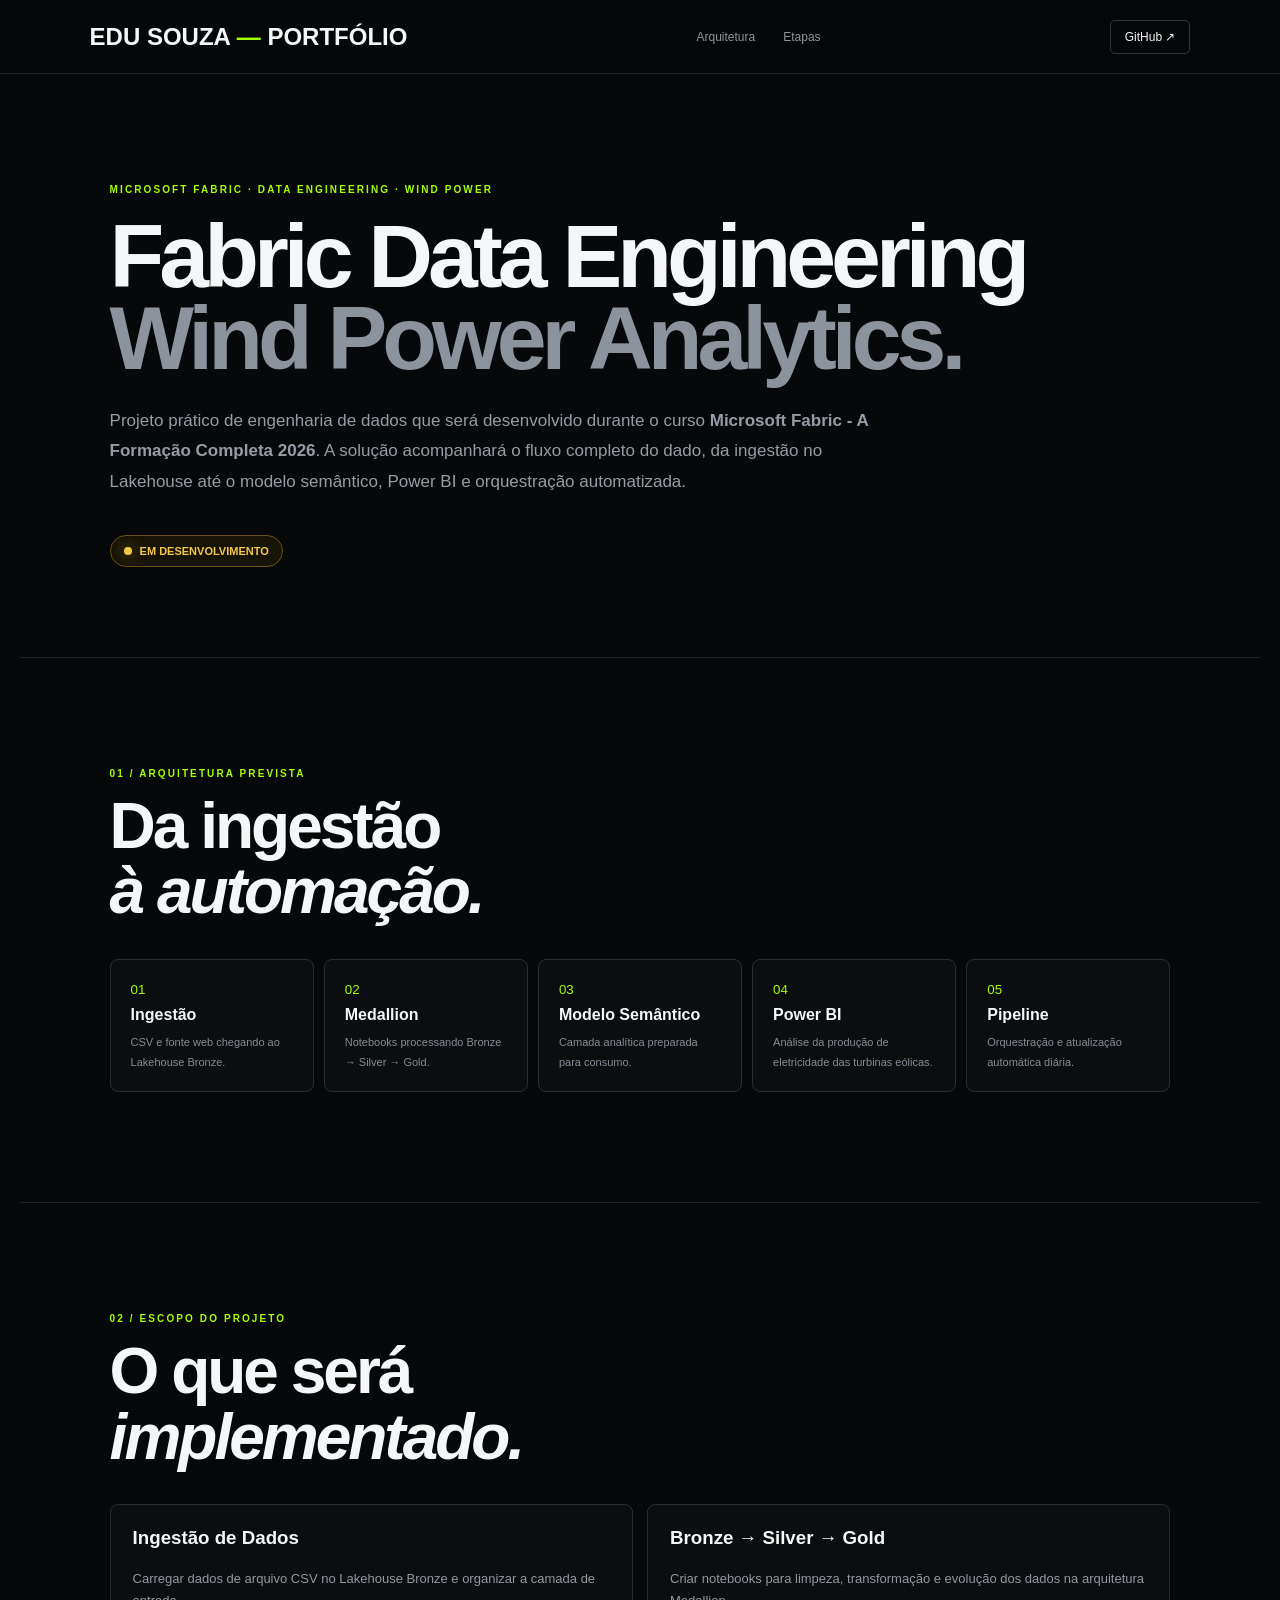
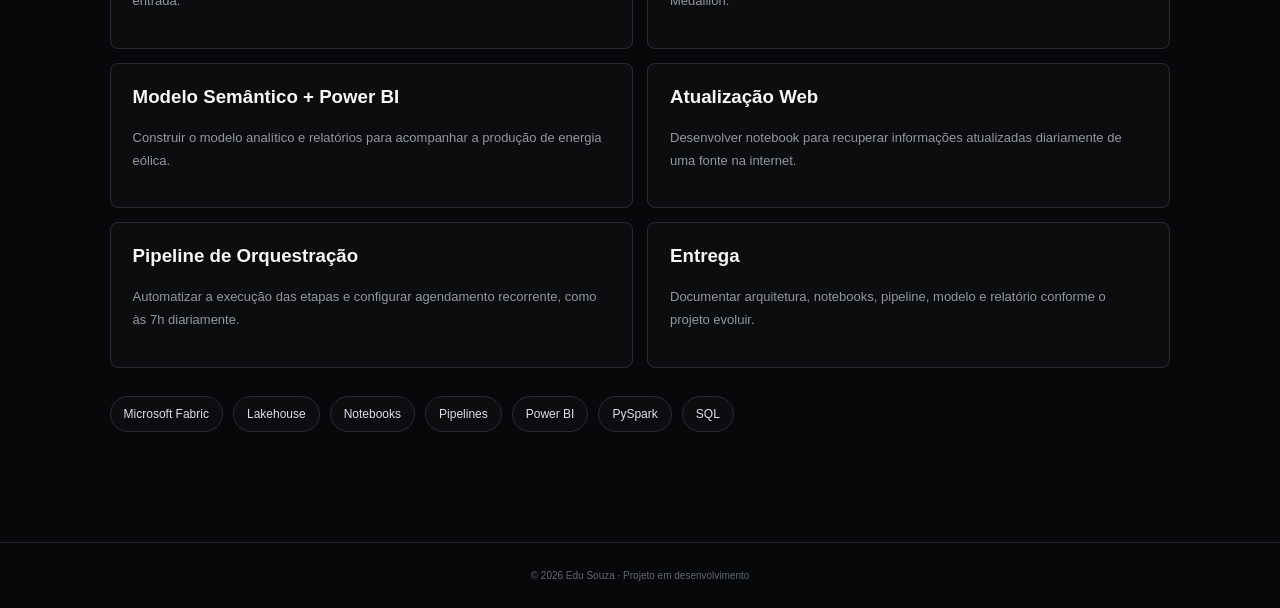
<file: projects/05-fabric-data-engineering/index.html>
<!doctype html>
<html lang="pt-BR">
<head>
<meta charset="utf-8"><meta name="viewport" content="width=device-width,initial-scale=1">
<meta name="description" content="Microsoft Fabric Data Engineering — Wind Power Analytics">
<title>Fabric Data Engineering | Edu Souza</title>
<link rel="stylesheet" href="../../assets/css/style.css">
<style>
.status{display:inline-flex;align-items:center;gap:8px;border:1px solid #665113;background:#171307;color:#f3c84b;border-radius:999px;padding:9px 13px;font-size:11px;font-weight:800;margin-top:20px}
.status:before{content:"";width:8px;height:8px;border-radius:50%;background:#f3c84b;box-shadow:0 0 14px rgba(243,200,75,.6)}
.fabric-flow{display:grid;grid-template-columns:repeat(5,1fr);gap:10px;margin-top:35px}
.fabric-flow div{border:1px solid #292d33;border-radius:8px;background:#0b0d0f;padding:20px}
.fabric-flow small{color:#a5ff00}.fabric-flow b{display:block;margin:8px 0}.fabric-flow span{font-size:11px;color:#868d96;line-height:1.6}
.dev-grid{display:grid;grid-template-columns:1fr 1fr;gap:14px;margin-top:34px}.dev-card{border:1px solid #292d33;border-radius:8px;background:#0b0d0f;padding:22px}.dev-card h3{margin-top:0}.dev-card p{color:#9298a1;line-height:1.75;font-size:13px}
@media(max-width:850px){.fabric-flow{grid-template-columns:1fr}.dev-grid{grid-template-columns:1fr}}
</style>
</head>
<body>
<header><a class="logo" href="../../">EDU SOUZA <span>—</span> PORTFÓLIO</a><nav><a href="#arquitetura">Arquitetura</a><a href="#etapas">Etapas</a></nav><a class="gh" href="https://github.com/edusouzaengcomp/edusouza.engcomp-portfolio" target="_blank">GitHub ↗</a></header>
<main>
<section class="case-hero">
<div class="eyebrow">MICROSOFT FABRIC · DATA ENGINEERING · WIND POWER</div>
<h1>Fabric Data Engineering<br><em>Wind Power Analytics.</em></h1>
<p>Projeto prático de engenharia de dados que será desenvolvido durante o curso <strong>Microsoft Fabric - A Formação Completa 2026</strong>. A solução acompanhará o fluxo completo do dado, da ingestão no Lakehouse até o modelo semântico, Power BI e orquestração automatizada.</p>
<div class="status">EM DESENVOLVIMENTO</div>
</section>

<section id="arquitetura" class="section">
<div class="tag">01 / ARQUITETURA PREVISTA</div>
<h2>Da ingestão<br><em>à automação.</em></h2>
<div class="fabric-flow">
<div><small>01</small><b>Ingestão</b><span>CSV e fonte web chegando ao Lakehouse Bronze.</span></div>
<div><small>02</small><b>Medallion</b><span>Notebooks processando Bronze → Silver → Gold.</span></div>
<div><small>03</small><b>Modelo Semântico</b><span>Camada analítica preparada para consumo.</span></div>
<div><small>04</small><b>Power BI</b><span>Análise da produção de eletricidade das turbinas eólicas.</span></div>
<div><small>05</small><b>Pipeline</b><span>Orquestração e atualização automática diária.</span></div>
</div>
</section>

<section id="etapas" class="section">
<div class="tag">02 / ESCOPO DO PROJETO</div>
<h2>O que será<br><em>implementado.</em></h2>
<div class="dev-grid">
<div class="dev-card"><h3>Ingestão de Dados</h3><p>Carregar dados de arquivo CSV no Lakehouse Bronze e organizar a camada de entrada.</p></div>
<div class="dev-card"><h3>Bronze → Silver → Gold</h3><p>Criar notebooks para limpeza, transformação e evolução dos dados na arquitetura Medallion.</p></div>
<div class="dev-card"><h3>Modelo Semântico + Power BI</h3><p>Construir o modelo analítico e relatórios para acompanhar a produção de energia eólica.</p></div>
<div class="dev-card"><h3>Atualização Web</h3><p>Desenvolver notebook para recuperar informações atualizadas diariamente de uma fonte na internet.</p></div>
<div class="dev-card"><h3>Pipeline de Orquestração</h3><p>Automatizar a execução das etapas e configurar agendamento recorrente, como às 7h diariamente.</p></div>
<div class="dev-card"><h3>Entrega</h3><p>Documentar arquitetura, notebooks, pipeline, modelo e relatório conforme o projeto evoluir.</p></div>
</div>
<div class="case-tags" style="margin-top:28px"><span>Microsoft Fabric</span><span>Lakehouse</span><span>Notebooks</span><span>Pipelines</span><span>Power BI</span><span>PySpark</span><span>SQL</span></div>
</section>
</main>
<footer>© 2026 Edu Souza · Projeto em desenvolvimento</footer>
</body></html>
</file>
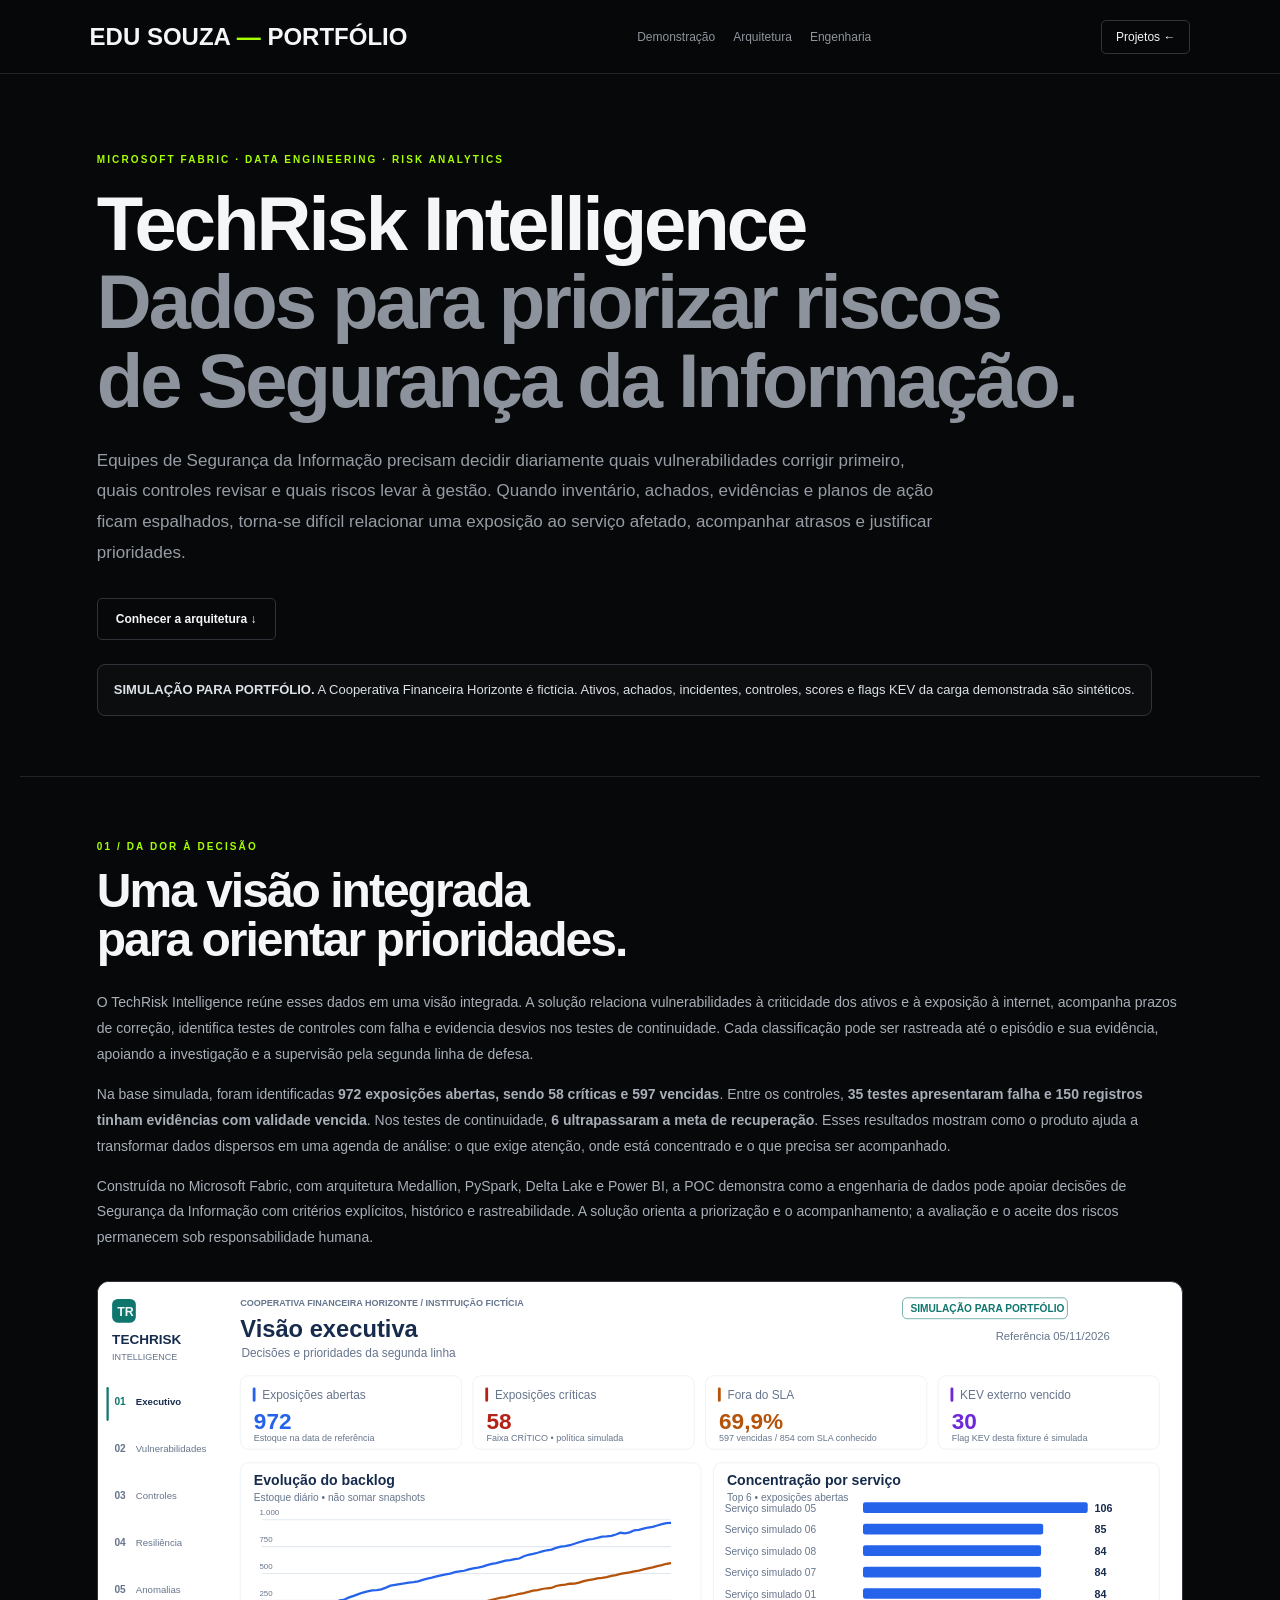
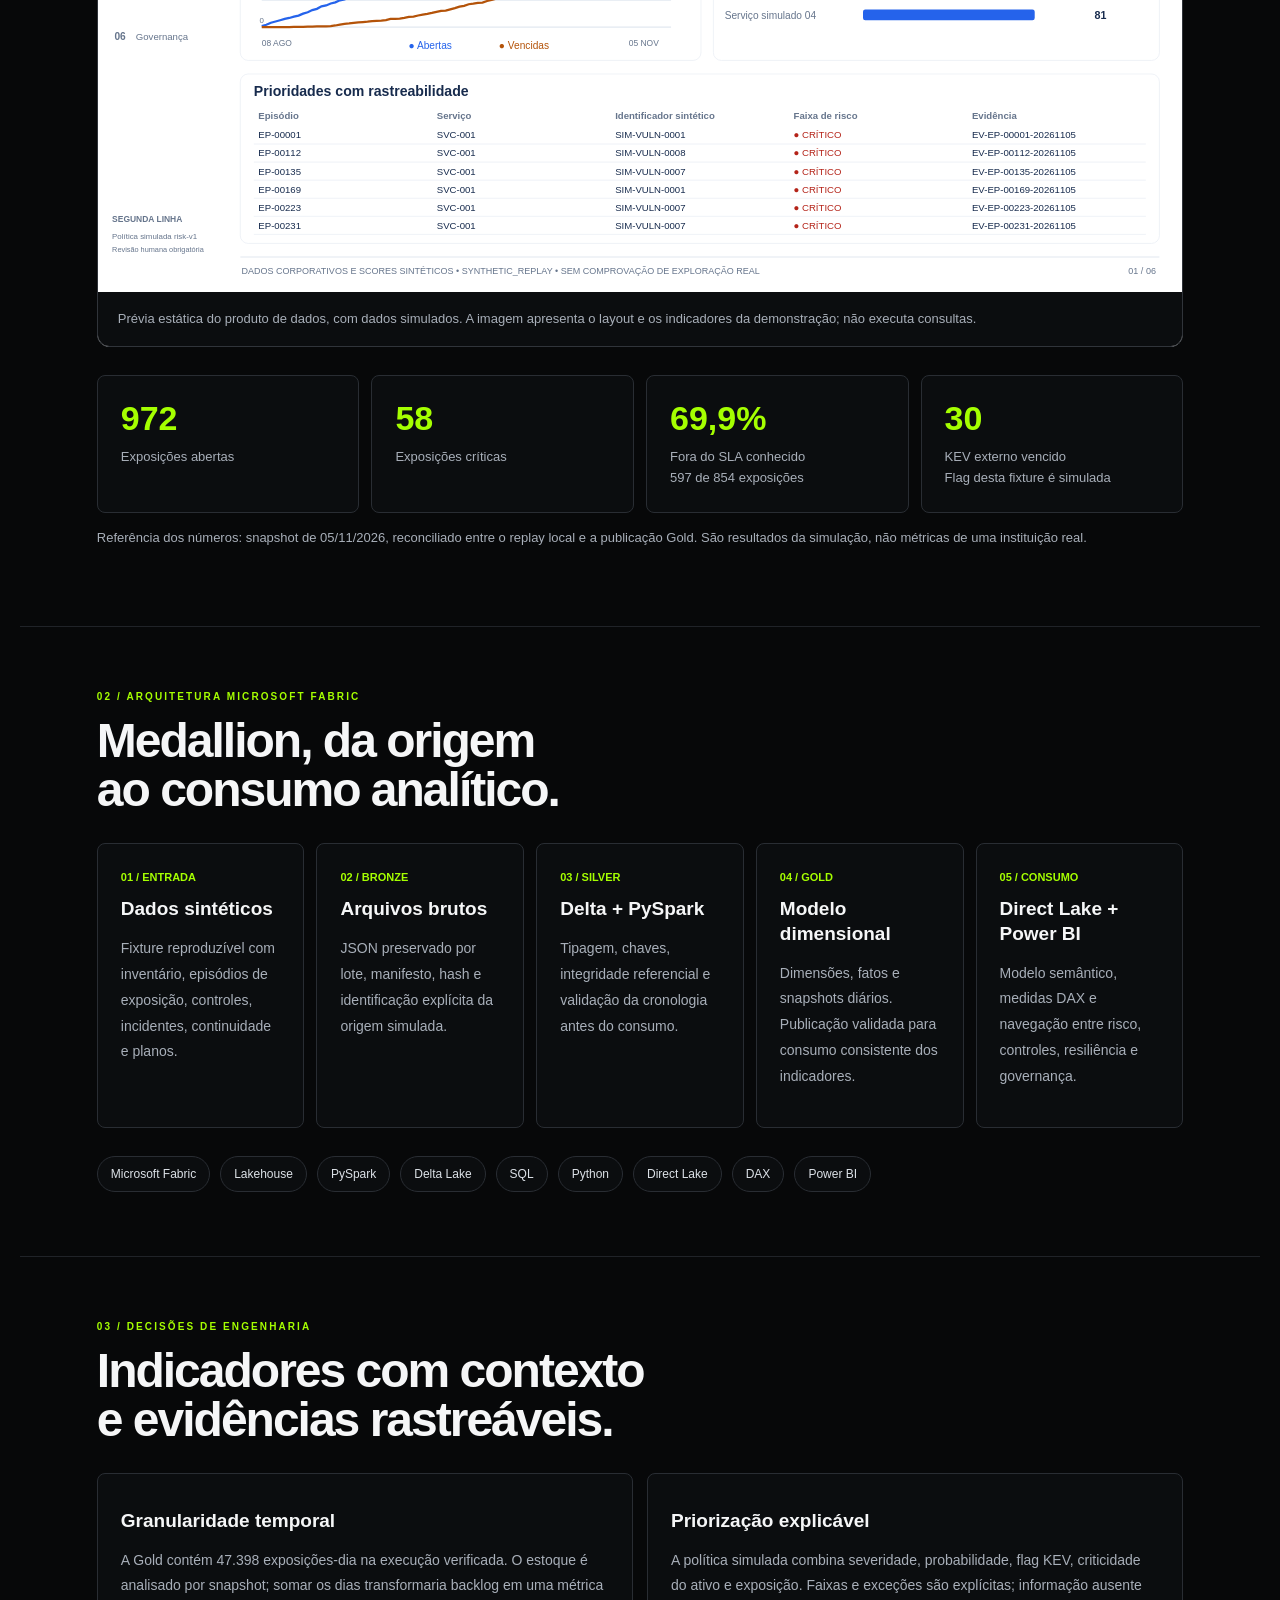
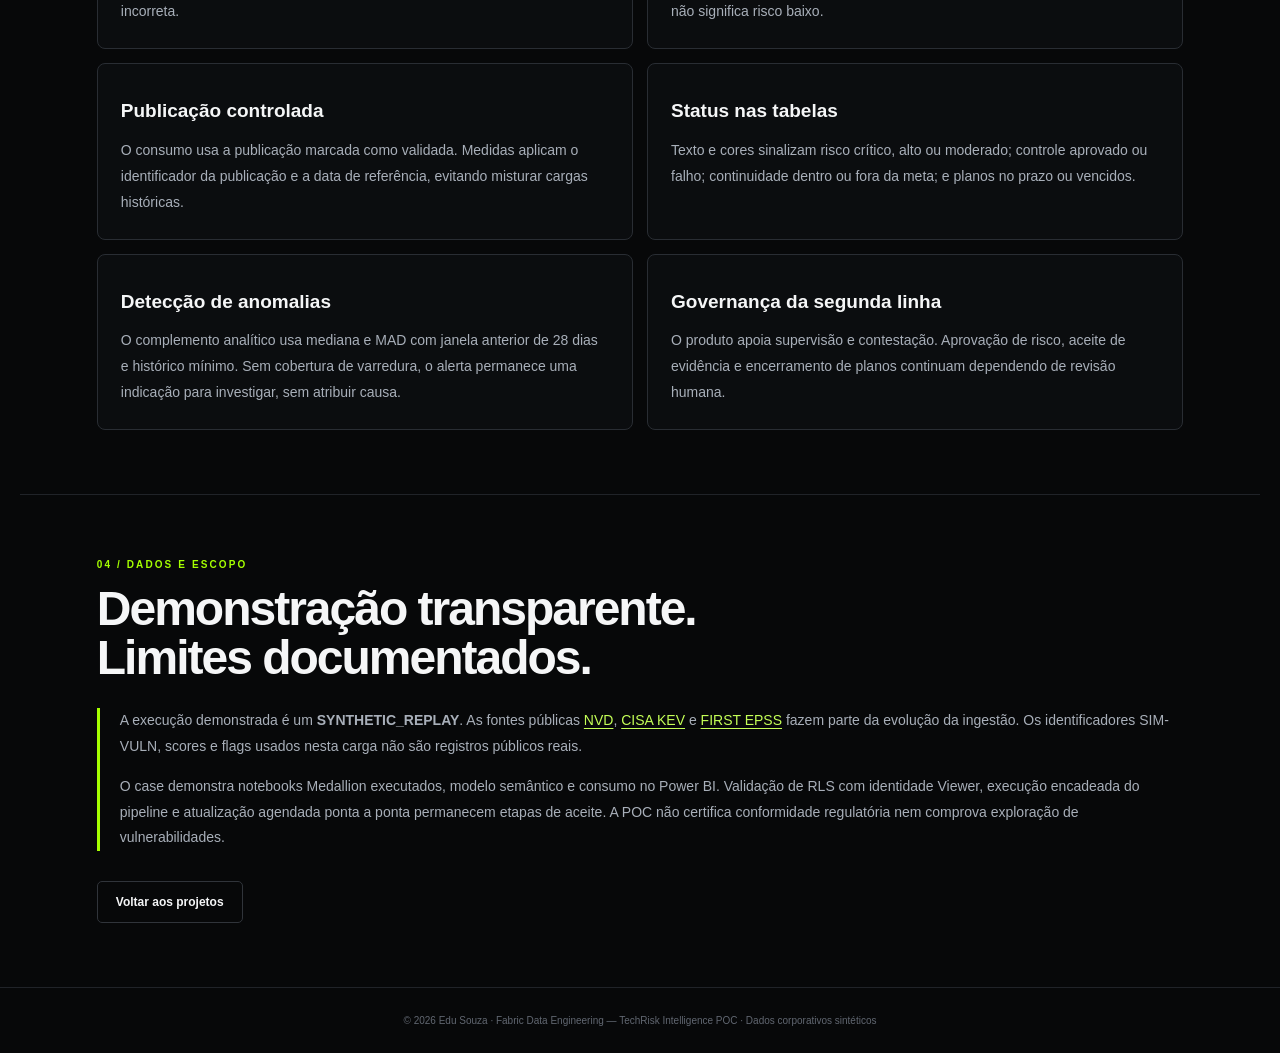
<file: projects/06-fabric-techrisk-intelligence/index.html>
<!doctype html>
<html lang="pt-BR">
<head>
<meta charset="utf-8"><meta name="viewport" content="width=device-width,initial-scale=1">
<meta name="description" content="TechRisk Intelligence: dados para priorizar riscos de Segurança da Informação, acompanhar vulnerabilidades, controles e continuidade com evidências rastreáveis. POC no Microsoft Fabric com dados simulados.">
<title>Fabric Data Engineering - TechRisk Intelligence POC | Edu Souza</title>
<link rel="stylesheet" href="../../assets/css/style.css">
<style>
.techrisk main{max-width:1280px;margin:auto}.techrisk .case-hero,.techrisk .section{max-width:1240px;width:100%;margin:0 auto;padding-left:6%;padding-right:6%}.techrisk .case-hero{padding-top:80px;padding-bottom:60px}.techrisk .case-hero h1{font-size:clamp(42px,6vw,76px);letter-spacing:-3px;line-height:1.03;max-width:100%;overflow-wrap:normal}.techrisk .case-hero p{max-width:850px}.techrisk .case-note{max-width:100%;line-height:1.7}.techrisk .section{padding-top:64px;padding-bottom:64px}.techrisk .section h2{font-size:clamp(32px,4vw,48px);letter-spacing:-2px;max-width:100%}.techrisk .actions{flex-wrap:wrap}.techrisk .preview{margin:30px 0 0;border:1px solid #30343a;border-radius:12px;overflow:hidden;background:#fff}.techrisk .preview img{display:block;width:100%;height:auto}.techrisk .preview figcaption{padding:16px 20px;color:#a8afb9;background:#0b0d0f;font-size:13px;line-height:1.7}.techrisk .metrics{display:grid;grid-template-columns:repeat(4,minmax(0,1fr));gap:12px;margin-top:28px}.techrisk .metric{border:1px solid #292d33;border-radius:8px;background:#0b0d0f;padding:23px}.techrisk .metric strong{display:block;color:#a5ff00;font-size:34px;margin-bottom:9px}.techrisk .metric span{display:block;color:#a8afb9;font-size:13px;line-height:1.6}.techrisk .architecture{display:grid;grid-template-columns:repeat(5,minmax(0,1fr));gap:12px;margin-top:28px}.techrisk .architecture article,.techrisk .details article{padding:23px;border:1px solid #292d33;border-radius:8px;background:#0b0d0f;min-width:0}.techrisk article small{color:#a5ff00;font-size:11px;font-weight:700}.techrisk article h3{font-size:19px;line-height:1.3;margin:12px 0}.techrisk article p,.techrisk .copy{font-size:14px;line-height:1.85;color:#a8afb9}.techrisk .details{display:grid;grid-template-columns:repeat(2,minmax(0,1fr));gap:14px;margin-top:28px}.techrisk .details p{margin-bottom:0}.techrisk .copy a{color:#c4ff57;text-decoration:underline;text-underline-offset:3px}.techrisk .muted{font-size:13px;line-height:1.8;color:#a8afb9}.techrisk .scope{border-left:3px solid #a5ff00;padding-left:20px}.techrisk .case-tags{margin-top:28px}.techrisk a:focus-visible{outline:2px solid #a5ff00;outline-offset:5px}.techrisk nav{gap:18px}
@media(max-width:850px){.techrisk .metrics{grid-template-columns:repeat(2,minmax(0,1fr))}.techrisk .architecture{grid-template-columns:1fr}.techrisk .details{grid-template-columns:1fr}.techrisk .case-hero{padding-top:56px}.techrisk .case-hero p,.techrisk .case-note,.techrisk .copy,.techrisk .muted{max-width:100%!important}}
@media(max-width:520px){.techrisk .case-hero h1{font-size:42px;letter-spacing:-2px}.techrisk .metrics{grid-template-columns:1fr 1fr}.techrisk .metric{padding:16px}.techrisk .metric strong{font-size:28px}.techrisk .section h2{max-width:100%!important}.techrisk .preview figcaption{font-size:12px}.techrisk header .logo{font-size:18px!important}.techrisk .actions a{width:100%;text-align:center}}
</style>
</head>
<body class="techrisk">
<header><a class="logo" href="../../">EDU SOUZA <span>—</span> PORTFÓLIO</a><nav aria-label="Navegação do projeto"><a href="#demonstracao">Demonstração</a><a href="#arquitetura">Arquitetura</a><a href="#engenharia">Engenharia</a></nav><a class="gh" href="../../#projetos">Projetos ←</a></header>
<main>
<section class="case-hero">
<div class="eyebrow">MICROSOFT FABRIC · DATA ENGINEERING · RISK ANALYTICS</div>
<h1>TechRisk Intelligence<br><em>Dados para priorizar riscos<br>de Segurança da Informação.</em></h1>
<p>Equipes de Segurança da Informação precisam decidir diariamente quais vulnerabilidades corrigir primeiro, quais controles revisar e quais riscos levar à gestão. Quando inventário, achados, evidências e planos de ação ficam espalhados, torna-se difícil relacionar uma exposição ao serviço afetado, acompanhar atrasos e justificar prioridades.</p>
<div class="actions"><a class="secondary" href="#arquitetura">Conhecer a arquitetura ↓</a></div>

<div class="case-note"><strong>SIMULAÇÃO PARA PORTFÓLIO.</strong> A Cooperativa Financeira Horizonte é fictícia. Ativos, achados, incidentes, controles, scores e flags KEV da carga demonstrada são sintéticos.</div>
</section>
<section id="demonstracao" class="section">
<div class="tag">01 / DA DOR À DECISÃO</div><h2>Uma visão integrada<br>para orientar prioridades.</h2>
<p class="copy">O TechRisk Intelligence reúne esses dados em uma visão integrada. A solução relaciona vulnerabilidades à criticidade dos ativos e à exposição à internet, acompanha prazos de correção, identifica testes de controles com falha e evidencia desvios nos testes de continuidade. Cada classificação pode ser rastreada até o episódio e sua evidência, apoiando a investigação e a supervisão pela segunda linha de defesa.</p>
<p class="copy">Na base simulada, foram identificadas <strong>972 exposições abertas, sendo 58 críticas e 597 vencidas</strong>. Entre os controles, <strong>35 testes apresentaram falha e 150 registros tinham evidências com validade vencida</strong>. Nos testes de continuidade, <strong>6 ultrapassaram a meta de recuperação</strong>. Esses resultados mostram como o produto ajuda a transformar dados dispersos em uma agenda de análise: o que exige atenção, onde está concentrado e o que precisa ser acompanhado.</p>
<p class="copy">Construída no Microsoft Fabric, com arquitetura Medallion, PySpark, Delta Lake e Power BI, a POC demonstra como a engenharia de dados pode apoiar decisões de Segurança da Informação com critérios explícitos, histórico e rastreabilidade. A solução orienta a priorização e o acompanhamento; a avaliação e o aceite dos riscos permanecem sob responsabilidade humana.</p>
<figure class="preview"><img src="techrisk-visao-executiva.svg" width="1920" height="1080" alt="Prévia visual da visão executiva TechRisk com indicadores, tendência, serviços e evidências, usando dados simulados" loading="lazy"><figcaption>Prévia estática do produto de dados, com dados simulados. A imagem apresenta o layout e os indicadores da demonstração; não executa consultas.</figcaption></figure>
<div class="metrics" aria-label="Indicadores do snapshot sintético de 5 de novembro de 2026"><div class="metric"><strong>972</strong><span>Exposições abertas</span></div><div class="metric"><strong>58</strong><span>Exposições críticas</span></div><div class="metric"><strong>69,9%</strong><span>Fora do SLA conhecido<br>597 de 854 exposições</span></div><div class="metric"><strong>30</strong><span>KEV externo vencido<br>Flag desta fixture é simulada</span></div></div>
<p class="muted">Referência dos números: snapshot de 05/11/2026, reconciliado entre o replay local e a publicação Gold. São resultados da simulação, não métricas de uma instituição real.</p>
</section>
<section id="arquitetura" class="section">
<div class="tag">02 / ARQUITETURA MICROSOFT FABRIC</div><h2>Medallion, da origem<br>ao consumo analítico.</h2>
<div class="architecture"><article><small>01 / ENTRADA</small><h3>Dados sintéticos</h3><p>Fixture reproduzível com inventário, episódios de exposição, controles, incidentes, continuidade e planos.</p></article><article><small>02 / BRONZE</small><h3>Arquivos brutos</h3><p>JSON preservado por lote, manifesto, hash e identificação explícita da origem simulada.</p></article><article><small>03 / SILVER</small><h3>Delta + PySpark</h3><p>Tipagem, chaves, integridade referencial e validação da cronologia antes do consumo.</p></article><article><small>04 / GOLD</small><h3>Modelo dimensional</h3><p>Dimensões, fatos e snapshots diários. Publicação validada para consumo consistente dos indicadores.</p></article><article><small>05 / CONSUMO</small><h3>Direct Lake + Power BI</h3><p>Modelo semântico, medidas DAX e navegação entre risco, controles, resiliência e governança.</p></article></div>
<div class="case-tags"><span>Microsoft Fabric</span><span>Lakehouse</span><span>PySpark</span><span>Delta Lake</span><span>SQL</span><span>Python</span><span>Direct Lake</span><span>DAX</span><span>Power BI</span></div>
</section>
<section id="engenharia" class="section">
<div class="tag">03 / DECISÕES DE ENGENHARIA</div><h2>Indicadores com contexto<br>e evidências rastreáveis.</h2>
<div class="details"><article><h3>Granularidade temporal</h3><p>A Gold contém 47.398 exposições-dia na execução verificada. O estoque é analisado por snapshot; somar os dias transformaria backlog em uma métrica incorreta.</p></article><article><h3>Priorização explicável</h3><p>A política simulada combina severidade, probabilidade, flag KEV, criticidade do ativo e exposição. Faixas e exceções são explícitas; informação ausente não significa risco baixo.</p></article><article><h3>Publicação controlada</h3><p>O consumo usa a publicação marcada como validada. Medidas aplicam o identificador da publicação e a data de referência, evitando misturar cargas históricas.</p></article><article><h3>Status nas tabelas</h3><p>Texto e cores sinalizam risco crítico, alto ou moderado; controle aprovado ou falho; continuidade dentro ou fora da meta; e planos no prazo ou vencidos.</p></article><article><h3>Detecção de anomalias</h3><p>O complemento analítico usa mediana e MAD com janela anterior de 28 dias e histórico mínimo. Sem cobertura de varredura, o alerta permanece uma indicação para investigar, sem atribuir causa.</p></article><article><h3>Governança da segunda linha</h3><p>O produto apoia supervisão e contestação. Aprovação de risco, aceite de evidência e encerramento de planos continuam dependendo de revisão humana.</p></article></div>
</section>
<section class="section">
<div class="tag">04 / DADOS E ESCOPO</div><h2>Demonstração transparente.<br>Limites documentados.</h2>
<div class="copy scope"><p>A execução demonstrada é um <strong>SYNTHETIC_REPLAY</strong>. As fontes públicas <a href="https://nvd.nist.gov/developers/vulnerabilities" target="_blank" rel="noopener noreferrer">NVD</a>, <a href="https://www.cisa.gov/known-exploited-vulnerabilities-catalog" target="_blank" rel="noopener noreferrer">CISA KEV</a> e <a href="https://www.first.org/epss/" target="_blank" rel="noopener noreferrer">FIRST EPSS</a> fazem parte da evolução da ingestão. Os identificadores SIM-VULN, scores e flags usados nesta carga não são registros públicos reais.</p><p>O case demonstra notebooks Medallion executados, modelo semântico e consumo no Power BI. Validação de RLS com identidade Viewer, execução encadeada do pipeline e atualização agendada ponta a ponta permanecem etapas de aceite. A POC não certifica conformidade regulatória nem comprova exploração de vulnerabilidades.</p></div>
<div class="actions"><a class="secondary" href="../../#projetos">Voltar aos projetos</a></div>
</section>
</main><footer>© 2026 Edu Souza · Fabric Data Engineering — TechRisk Intelligence POC · Dados corporativos sintéticos</footer>
</body></html>
</file>
<file: assets/css/style.css>
@media(max-width:850px){.case-showcase p,.case-copy p,.case-list span,.case-demo figcaption{max-width:320px!important;overflow-wrap:anywhere}}@media(max-width:520px){.section h2{font-size:clamp(34px,12vw,46px)!important;letter-spacing:-2px!important;max-width:320px;overflow-wrap:anywhere}}.case-demo{margin:0;border:1px solid #24282e;border-radius:8px;background:#101316;overflow:hidden;box-shadow:0 24px 70px rgba(0,0,0,.3)}.case-demo img{display:block;width:100%;height:auto;background:#070809}.case-demo figcaption{border-top:1px solid #24282e;color:#dce1e7;font-size:12px;line-height:1.7;padding:13px 15px;background:#0b0d0f}@media(max-width:520px){.case-demo figcaption{font-size:11px}.case-demo{max-width:320px!important}}@media(max-width:850px){.case-hero-visual h1,.case-hero p,.case-note,.case-preview figcaption{max-width:320px!important}.case-preview{max-width:320px!important}}@media(max-width:850px){.case-hero,.section{max-width:430px;margin-left:0;margin-right:0}.case-hero-visual h1{max-width:320px}.case-hero p,.case-note,.case-preview figcaption{max-width:320px}}header .logo{white-space:normal!important;max-width:calc(100vw - 120px);overflow-wrap:anywhere!important}@media(max-width:520px){header .logo{max-width:300px;font-size:18px!important}}html,body{max-width:100%;overflow-x:hidden}header .logo{font-size:clamp(16px,4.8vw,24px)!important;letter-spacing:0!important;line-height:1.15}.case-hero-copy,.case-preview,.case-showcase,.case-note{min-width:0;max-width:100%}.case-note{white-space:normal}@media(max-width:520px){header{padding:0 9%;height:74px}.case-hero p,.case-showcase p{font-size:15px}.case-hero-visual h1{letter-spacing:-2px!important}}.case-hero-visual h1 em{font-size:.82em;line-height:.96}.case-hero-visual .case-hero-copy{min-width:0}.case-hero-visual h1{font-size:clamp(46px,5.7vw,78px);letter-spacing:-3px}@media(max-width:520px){.case-hero-visual h1{font-size:clamp(42px,14vw,56px)}}.case-hero-visual{display:grid;grid-template-columns:minmax(0,.78fr) minmax(340px,.9fr);align-items:center;gap:44px}.case-preview{margin:0;border:1px solid #24282e;border-radius:8px;background:#101316;overflow:hidden;box-shadow:0 24px 70px rgba(0,0,0,.35)}.case-preview img,.case-showcase img{display:block;width:100%;height:auto}.case-preview figcaption{border-top:1px solid #24282e;color:#8e949d;font-size:11px;line-height:1.6;padding:12px 14px;background:#0b0d0f}.case-showcase{display:grid;grid-template-columns:minmax(260px,.62fr) 1fr;gap:24px;align-items:center}.case-showcase img{border:1px solid #292d33;border-radius:8px;background:#fff}.case-showcase p{color:#979da6;line-height:1.9;margin:0 0 16px}@media(max-width:850px){.case-hero-visual,.case-showcase{grid-template-columns:1fr}.case-hero-visual{gap:30px}}@media(max-width:520px){.case-hero{padding-top:80px}.case-preview figcaption{font-size:10px}}*{box-sizing:border-box}html{scroll-behavior:smooth}body{margin:0;background:#070809;color:#f5f6f7;font-family:Inter,Segoe UI,Arial,sans-serif}a{text-decoration:none;color:inherit}header{height:74px;padding:0 7%;display:flex;align-items:center;justify-content:space-between;border-bottom:1px solid #202328;position:sticky;top:0;background:rgba(7,8,9,.92);backdrop-filter:blur(15px);z-index:10}.logo{font-weight:900;font-size:24px;letter-spacing:-1px}.logo span,.tag,.eyebrow,.card b{color:#a5ff00}nav{display:flex;gap:28px;color:#8e949d;font-size:12px}.gh,.secondary{border:1px solid #30343a}.gh{padding:9px 14px;border-radius:5px;font-size:12px}.hero{max-width:1400px;min-height:700px;margin:auto;padding:90px 7%;display:grid;grid-template-columns:1.1fr .9fr;align-items:center;gap:50px}.eyebrow,.tag{font-size:10px;letter-spacing:2.1px;font-weight:800}.hero h1{font-size:clamp(58px,8vw,105px);line-height:.9;letter-spacing:-6px;margin:22px 0 30px}.hero h1 em,.platform h2 em,.contact h2 em,.case-hero h1 em{font-style:normal;color:#8d939d}.hero p{max-width:650px;color:#969ca5;line-height:1.8;font-size:17px}.actions{display:flex;gap:12px;margin-top:30px}.primary,.secondary{padding:13px 18px;border-radius:5px;font-size:12px;font-weight:800}.primary{background:#a5ff00;color:#070809}.visual{height:420px;position:relative;border-left:1px solid #24282e;background-image:linear-gradient(#15181c 1px,transparent 1px),linear-gradient(90deg,#15181c 1px,transparent 1px);background-size:42px 42px;overflow:hidden}.sphere{position:absolute;width:300px;height:300px;border:1px solid #59616b;border-radius:50%;right:10%;top:10%}.sphere:after{content:"";position:absolute;inset:55px;border:1px solid #a5ff00;border-radius:50%;opacity:.55}.terminal{position:absolute;left:35px;bottom:35px;background:#0d0f11;border:1px solid #292d32;padding:18px 22px}.terminal small,.terminal span{display:block;color:#747a84;font-size:9px}.terminal strong{display:block;font-size:22px;margin:5px 0}.section{max-width:1240px;margin:auto;padding:110px 7%;border-top:1px solid #202328}.split{display:grid;grid-template-columns:.45fr 1fr;gap:70px}.section h2,.platform h2,.contact h2{font-size:clamp(38px,5vw,64px);letter-spacing:-3px;line-height:1.02;margin:15px 0 25px}.split p{color:#979da6;line-height:1.9;max-width:700px}.cards{display:grid;grid-template-columns:1fr 1fr;gap:14px;margin-top:42px}.card{min-height:245px;background:#0b0d0f;border:1px solid #24282e;border-radius:8px;padding:27px;display:flex;flex-direction:column;justify-content:space-between;transition:.2s}.card:hover{transform:translateY(-4px);border-color:#59616b}.featured{grid-column:span 2;min-height:295px;background:linear-gradient(135deg,#10150d,#0b0d0f)}.card>span{color:#707680;font-size:11px}.card small{color:#818791;font-size:9px;letter-spacing:1.4px}.card h3{font-size:25px;margin:10px 0}.card p{color:#9298a1;font-size:13px;line-height:1.7;max-width:700px}.card b{font-size:11px}.platform{background:#0b0d0f;border-top:1px solid #202328;padding:115px 7%}.inner{max-width:1100px;margin:auto}.flow{display:grid;grid-template-columns:1fr auto 1fr auto 1fr auto 1fr auto 1fr;align-items:center;gap:10px;margin-top:50px}.flow div{border:1px solid #292d33;padding:20px 10px;text-align:center;color:#747a84;font-size:9px}.flow strong{display:block;color:#fff;font-size:12px;margin:5px}.flow i{font-style:normal;color:#a5ff00}.stack{display:grid;grid-template-columns:repeat(3,1fr);gap:1px;background:#292d33;margin-top:42px}.stack div{background:#070809;padding:27px}.stack b,.stack span{display:block}.stack span{color:#7e848d;font-size:11px;margin-top:8px}.contact{text-align:center;padding:140px 7%;background:#0b0d0f;border-top:1px solid #202328}.contact .actions{justify-content:center}footer{text-align:center;border-top:1px solid #202328;padding:27px;color:#616771;font-size:10px}.case-hero{max-width:1240px;margin:auto;padding:110px 7% 90px}.case-hero h1{font-size:clamp(52px,7vw,96px);line-height:.92;letter-spacing:-5px;margin:20px 0 26px}.case-hero p{max-width:780px;color:#969ca5;line-height:1.8;font-size:17px}.case-note{display:inline-block;margin-top:24px;border:1px solid #30343a;border-radius:8px;padding:14px 16px;color:#dce1e7;background:#0b0d0f;font-size:13px}.case-grid{display:grid;grid-template-columns:.45fr 1fr;gap:70px}.case-copy p{color:#979da6;line-height:1.9;margin-top:0}.case-list{display:grid;grid-template-columns:1fr 1fr;gap:12px}.case-list div{border:1px solid #292d33;border-radius:8px;background:#0b0d0f;padding:22px}.case-list b,.case-list span{display:block}.case-list span{color:#8e949d;line-height:1.7;margin-top:8px;font-size:13px}.case-tags{display:flex;gap:10px;flex-wrap:wrap}.case-tags span{border:1px solid #292d33;background:#0b0d0f;border-radius:999px;padding:10px 13px;color:#dce1e7;font-size:12px}@media(max-width:850px){nav{display:none}.hero{grid-template-columns:1fr}.visual{display:none}.split,.case-grid{grid-template-columns:1fr;gap:30px}.cards{grid-template-columns:1fr}.featured{grid-column:auto}.flow{grid-template-columns:1fr}.flow i{display:none}.stack{grid-template-columns:1fr 1fr}.case-list{grid-template-columns:1fr}}@media(max-width:520px){.gh{display:none}.hero h1,.case-hero h1{letter-spacing:-4px}.stack{grid-template-columns:1fr}}
</file>
<file: projects/05-agente-documentacao-claude/case.css>
.doc-case *{letter-spacing:0!important;min-width:0}.doc-case .section,.doc-hero{max-width:1240px;margin:auto;padding:64px 7%}.doc-hero h1{font-size:52px;line-height:1.1;margin:24px 0;overflow-wrap:anywhere}.doc-case p{color:#b1b7bf;font-size:16px;line-height:1.85}.doc-hero>p{max-width:880px}.doc-case .section h2{font-size:38px;line-height:1.15;max-width:none!important}.doc-case h3{font-size:22px;line-height:1.4}.metrics{display:grid;grid-template-columns:repeat(4,minmax(0,1fr));gap:24px;margin:40px 0 0;border-top:1px solid #30343a;padding-top:24px}.metrics dt{font-size:30px;color:#a5ff00;font-weight:800}.metrics dd{margin:8px 0 0;color:#aeb4bc;font-size:13px}.doc-case .caption{font-size:12px;color:#9199a3}.story,.qa-story{display:grid;grid-template-columns:1fr 1fr;gap:36px}.pipeline{padding:0;list-style:none;display:grid;grid-template-columns:repeat(3,minmax(0,1fr));gap:24px;margin-top:32px;counter-reset:flow}.pipeline li{border-top:2px solid #4db8c2;padding-top:16px;counter-increment:flow}.pipeline li:before{content:counter(flow,decimal-leading-zero);color:#4db8c2;font-size:12px}.pipeline b,.pipeline span{display:block;margin-top:10px}.pipeline span{font-size:13px;color:#aeb4bc;line-height:1.6}.architecture{border-left:3px solid #4db8c2;padding-left:24px;margin:32px 0}.architecture p{margin:10px 0}.architecture b{display:block;color:#f5f6f7}.architecture>span{color:#4db8c2}.architecture .ai-branch{border-top:1px solid #30343a;padding-top:20px}.deliverables{display:grid;grid-template-columns:1fr 1fr;gap:28px}.deliverables article{border-top:1px solid #30343a}.doc-case figure{margin:28px 0}.doc-case figure img{display:block;width:100%;height:auto;border:1px solid #30343a;border-radius:8px;background:white}.doc-case figcaption{font-size:12px;line-height:1.7;color:#9199a3;margin-top:12px}.qa-story{align-items:center;margin-top:40px}.doc-case details{border-top:1px solid #30343a;padding:24px 0;line-height:1.9;color:#b1b7bf}.doc-case summary{cursor:pointer;color:#f5f6f7}.questions p{padding:12px 0 12px 18px;border-left:2px solid #a5ff00}.doc-case .case-tags{margin-top:28px}.doc-case .case-tags span{border-radius:6px}.doc-case .actions{flex-wrap:wrap}.doc-case a:focus-visible,.doc-case summary:focus-visible{outline:2px solid #4db8c2;outline-offset:5px}.doc-case section[id]{scroll-margin-top:80px}
@media(max-width:850px){.doc-case .section,.doc-hero{max-width:100%;margin:auto;padding:48px 7%}.story,.qa-story{grid-template-columns:1fr;gap:16px}.doc-case .section p,.doc-case figcaption{max-width:none!important}.metrics{grid-template-columns:1fr 1fr}.doc-case header .logo{font-size:18px!important}.doc-hero h1{font-size:38px}.doc-case .section h2{font-size:30px!important}}
@media(max-width:520px){.deliverables,.pipeline{grid-template-columns:1fr}.doc-hero h1{font-size:32px}.doc-case .section h2{font-size:28px!important}.metrics{gap:20px}.metrics dt{font-size:26px}.doc-case .case-tags{gap:6px}}
</file>
<file: projects/05-agente-documentacao-claude/outputs.css>
.knowledge-flow{border-top:1px solid #4db8c2;border-bottom:1px solid #30343a;padding:28px 0;margin:32px 0}.knowledge-flow>b{display:block;font-size:24px;color:#a5ff00}.knowledge-flow>span{display:block;color:#aeb4bc;line-height:1.8;margin:12px 0}.knowledge-flow>div{display:flex;flex-wrap:wrap;gap:16px;margin-top:24px}.knowledge-flow a,.text-link{color:#72d7de;text-decoration:underline;text-underline-offset:5px}.output-docs{display:grid;grid-template-columns:repeat(3,minmax(0,1fr));gap:28px}.output-docs article{border-top:1px solid #30343a;padding-top:24px;scroll-margin-top:100px}.output-docs .filename{font-family:Consolas,monospace;font-size:12px;overflow-wrap:anywhere;color:#a5ff00}.output-docs pre{white-space:pre-wrap;overflow-wrap:anywhere;font-size:13px;line-height:1.8;color:#f5f6f7}.output-docs summary{font-size:14px}.output-docs details p{font-size:14px}.matrix-summary{display:grid;grid-template-columns:1fr 1fr;gap:28px}.doc-case .matrix-preview{max-width:880px;margin:32px auto}.doc-case .matrix-preview img{width:100%;background:white}.business-example{margin-top:40px;padding-top:20px;border-top:1px solid #30343a}
@media(max-width:1000px){.output-docs{grid-template-columns:1fr}.matrix-summary{grid-template-columns:1fr;gap:0}}
</file>
